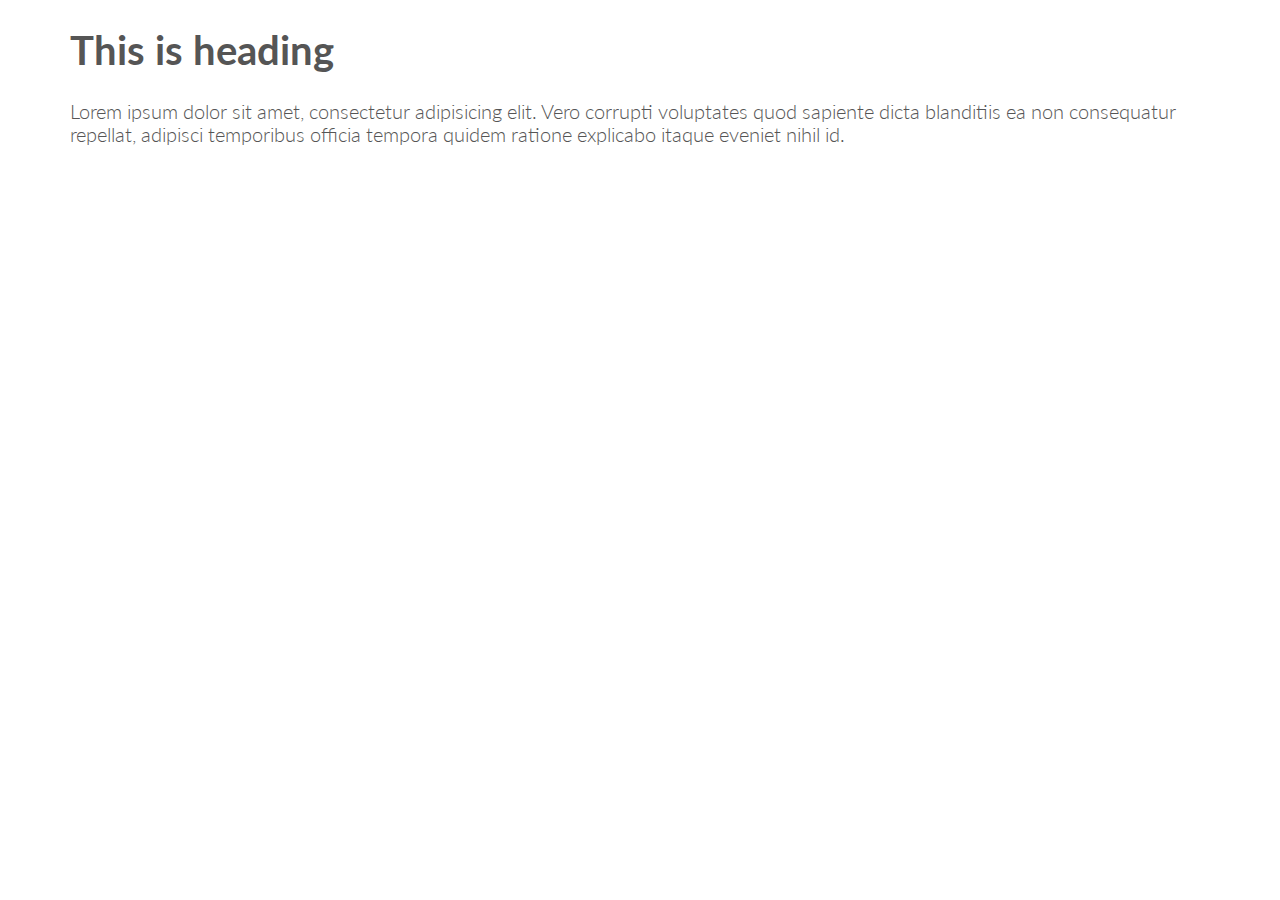
<file: ominifood_branch1/index.html>
<!DOCTYPE html>
<html lang="en">
  <head>
    <meta charset="UTF-8" />
    <meta http-equiv="X-UA-Compatible" content="IE=edge" />
    <meta name="viewport" content="width=device-width, initial-scale=1.0" />
    <title>Omnifood-App</title>
    <link rel="stylesheet" href="vendors/css/normalize.css" />
    <link rel="stylesheet" href="vendors/css/grid.css" />
    <link rel="stylesheet" href="resources/css/style.css" />
    <link rel="preconnect" href="https://fonts.gstatic.com" crossorigin />
    <link
      href="https://fonts.googleapis.com/css2?family=Lato:ital,wght@0,100;0,300;0,400;1,300&display=swap"
      rel="stylesheet"
    />
  </head>

  <body>
    <div class="row">
      <h1>This is heading</h1>
      <p>
        Lorem ipsum dolor sit amet, consectetur adipisicing elit. Vero corrupti
        voluptates quod sapiente dicta blanditiis ea non consequatur repellat,
        adipisci temporibus officia tempora quidem ratione explicabo itaque
        eveniet nihil id.
      </p>
    </div>
  </body>
</html>
</file>
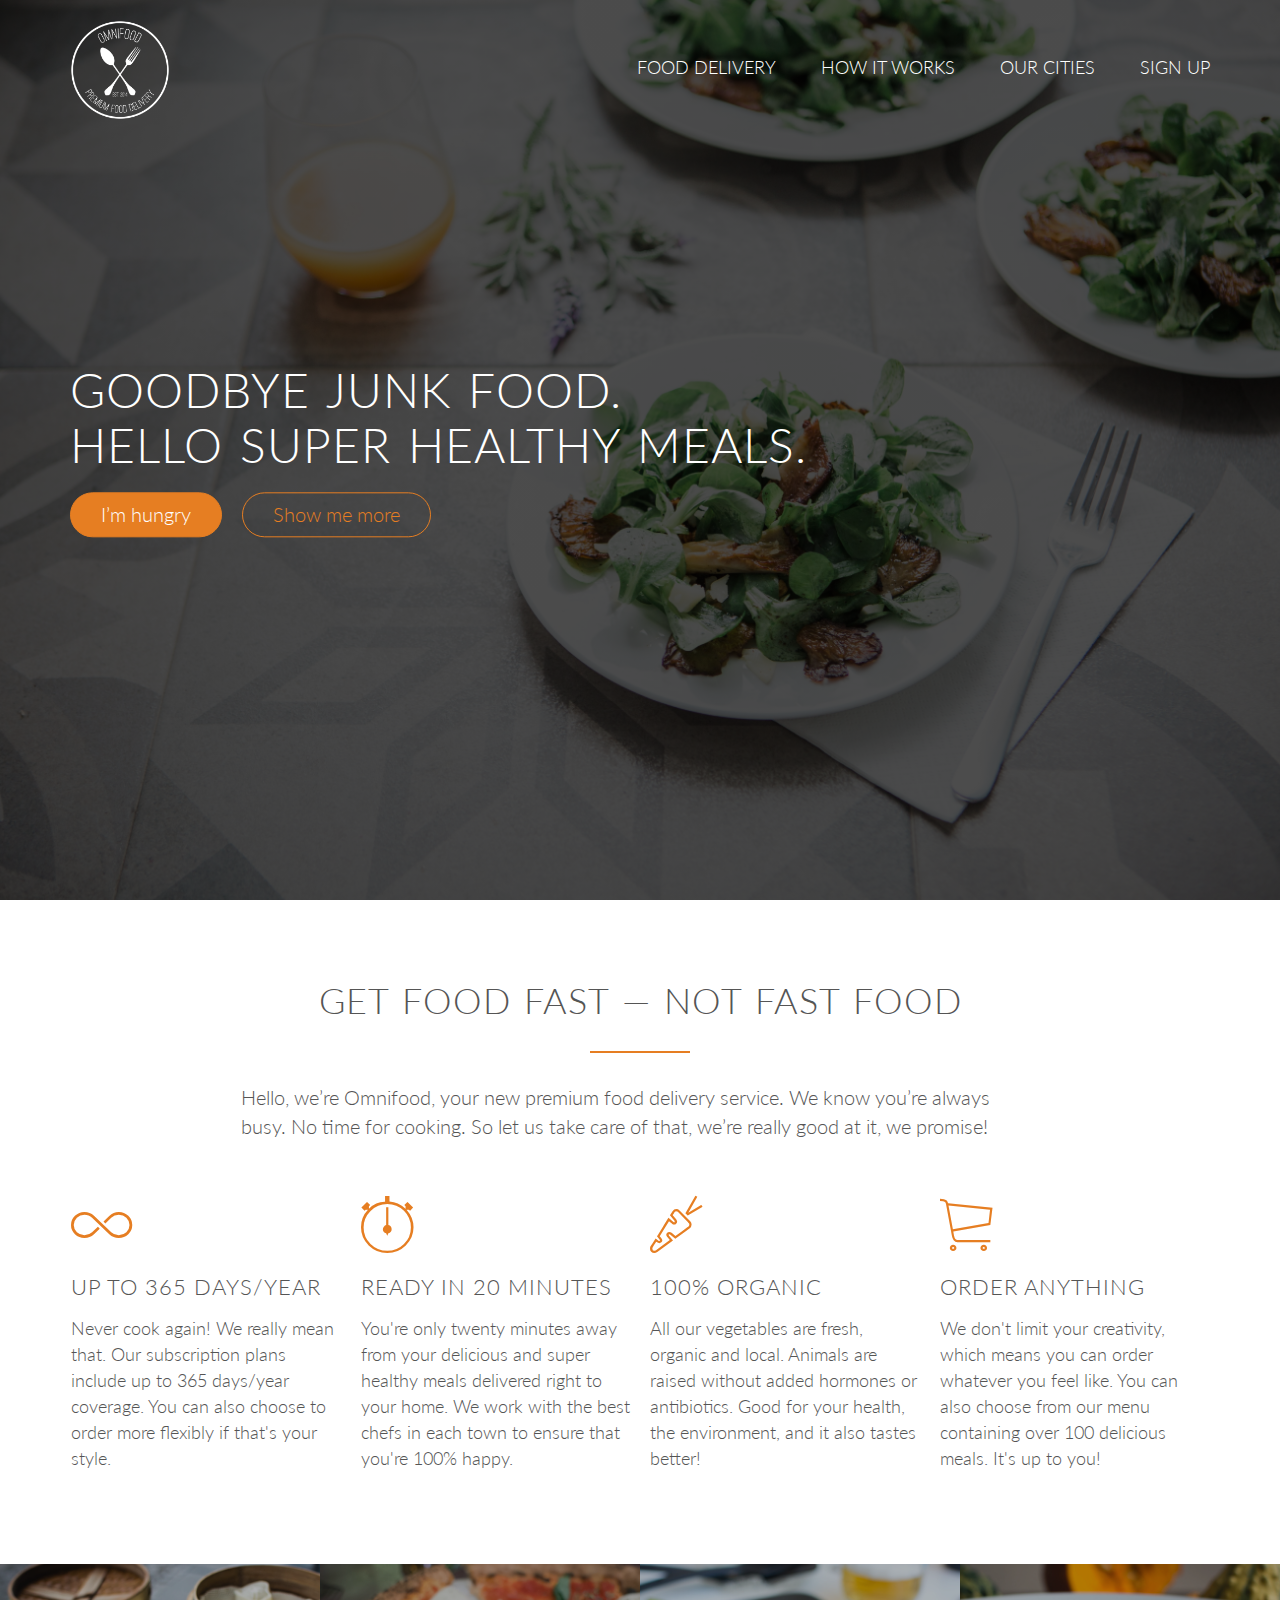
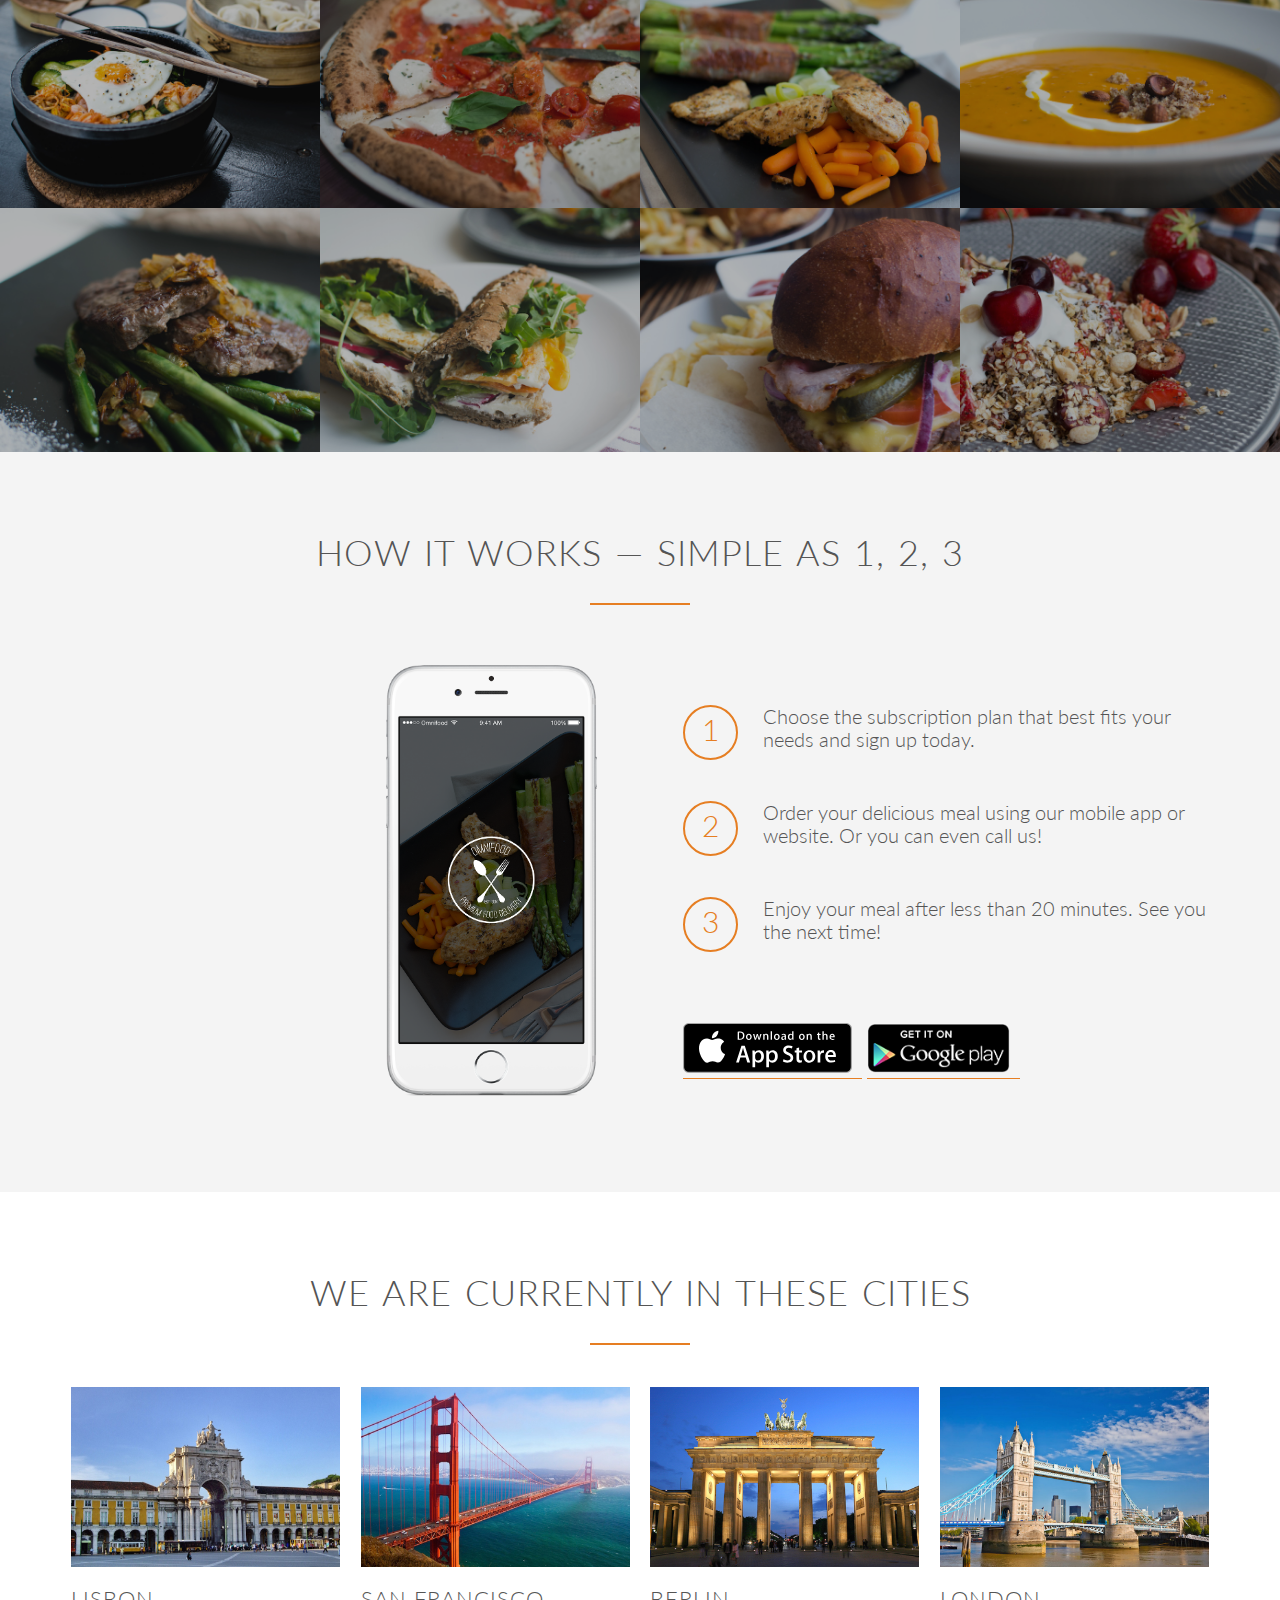
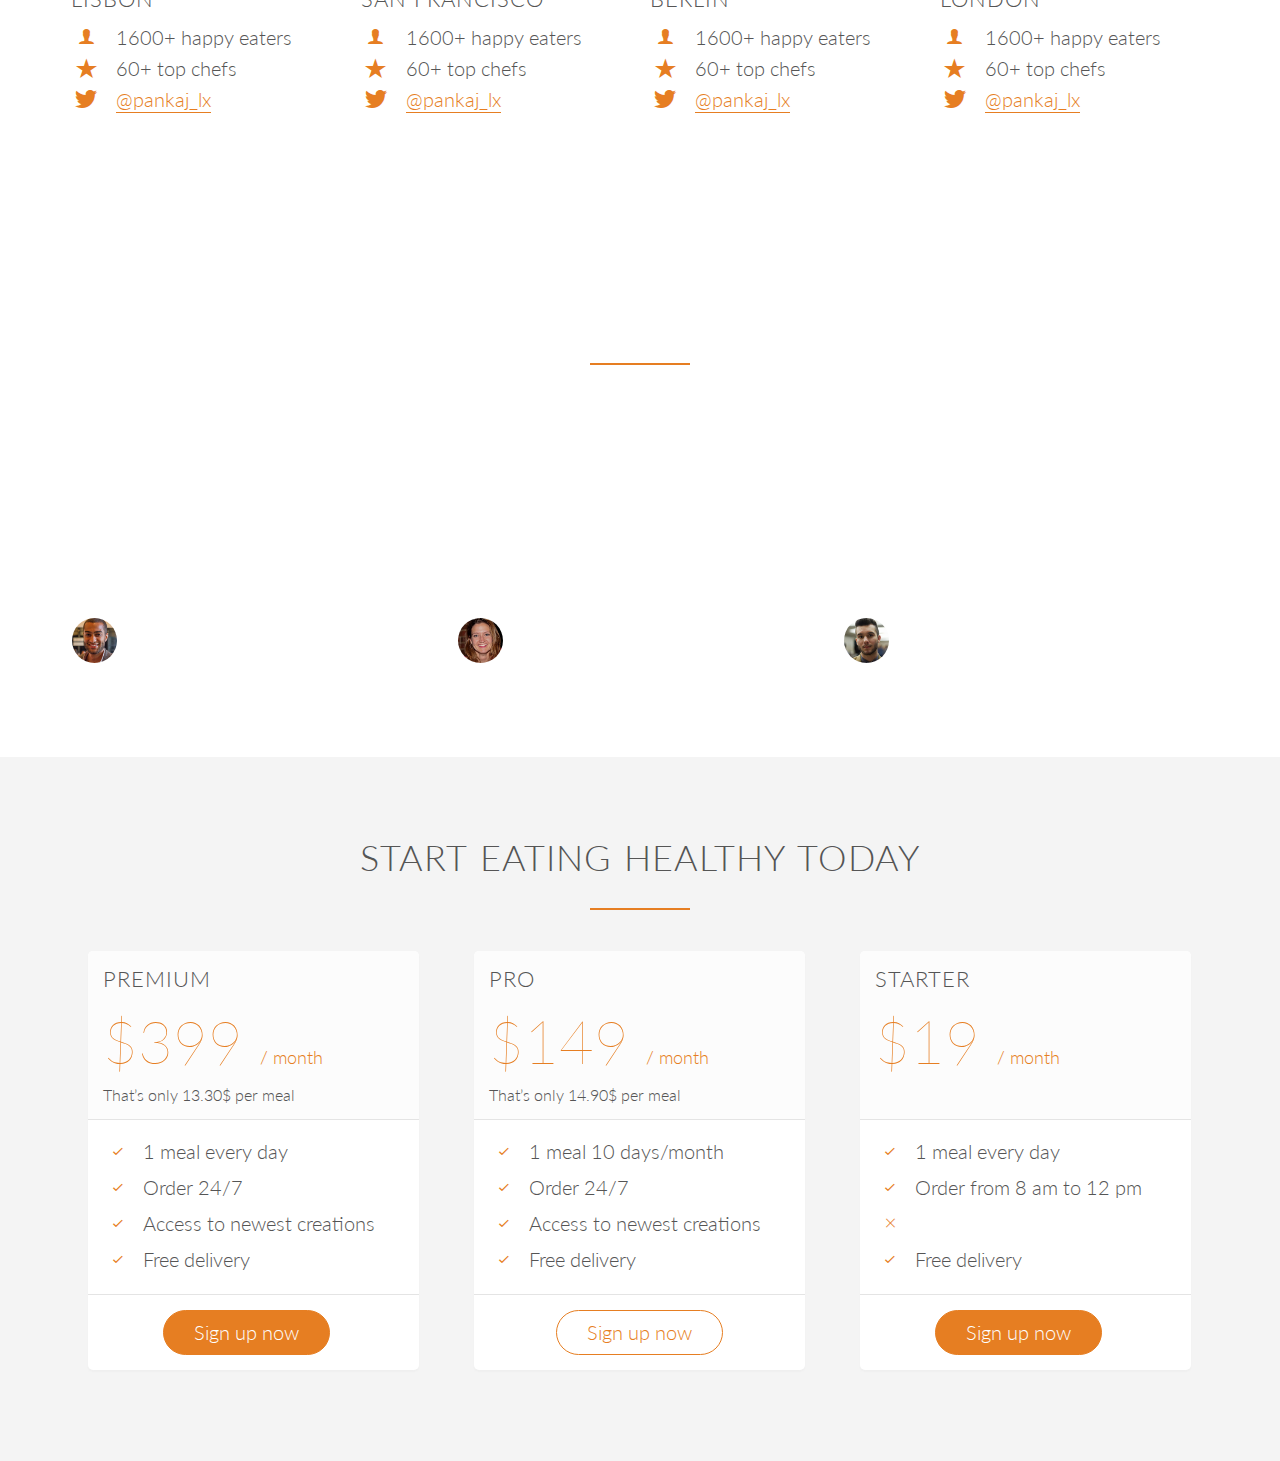
<file: ominifood_branch10/index.html>
<!DOCTYPE html>
<html lang="en">
  <head>
    <meta charset="UTF-8" />
    <meta http-equiv="X-UA-Compatible" content="IE=edge" />
    <meta name="viewport" content="width=device-width, initial-scale=1.0" />
    <title>Omnifood-App</title>
    <link rel="stylesheet" href="vendors/css/normalize.css" />
    <link rel="stylesheet" href="vendors/css/grid.css" />
    <link rel="stylesheet" href="vendors/css/ionicons.min.css" />
    <link rel="stylesheet" href="resources/css/style.css" />
    <link rel="preconnect" href="https://fonts.gstatic.com" crossorigin />
    <link
      href="https://fonts.googleapis.com/css2?family=Lato:ital,wght@0,100;0,300;0,400;1,300&display=swap"
      rel="stylesheet"
    />
  </head>

  <body>
    <!-- HEADER Start -->
    <header>
      <!-- NAVBAR Start-->
      <nav>
        <div class="row">
          <img
            src="resources/img/logo-white.png"
            alt="Omnifood logo"
            class="logo"
          />
          <ul class="main-nav">
            <li><a href="#">Food Delivery</a></li>
            <li><a href="#">How it works</a></li>
            <li><a href="#">Our Cities</a></li>
            <li><a href="#">Sign Up</a></li>
          </ul>
        </div>
      </nav>
      <!-- NAVBAR End-->
      <div class="hero-text-box">
        <h1>Goodbye junk food.<br />Hello super healthy meals.</h1>
        <a href="#" class="btn btn-full">I’m hungry </a>
        <a href="#" class="btn btn-ghost">Show me more </a>
      </div>
    </header>
    <!-- HEADER End -->
    <!-- SECTION-FEATURE Start-->
    <section class="section-features">
      <div class="row">
        <h2>Get food fast &mdash; not fast food</h2>
        <p class="long-copy">
          Hello, we’re Omnifood, your new premium food delivery service. We know
          you’re always busy. No time for cooking. So let us take care of that,
          we’re really good at it, we promise!
        </p>
      </div>
      <div class="row">
        <div class="col span-1-of-4 box">
          <i class="ion-ios-infinite-outline icon-big"></i>
          <h3>Up to 365 days/year</h3>
          <p>
            Never cook again! We really mean that. Our subscription plans
            include up to 365 days/year coverage. You can also choose to order
            more flexibly if that's your style.
          </p>
        </div>
        <div class="col span-1-of-4 box">
          <i class="ion-ios-stopwatch-outline icon-big"></i>
          <h3>Ready in 20 minutes</h3>
          <p>
            You're only twenty minutes away from your delicious and super
            healthy meals delivered right to your home. We work with the best
            chefs in each town to ensure that you're 100% happy.
          </p>
        </div>
        <div class="col span-1-of-4 box">
          <i class="ion-ios-nutrition-outline icon-big"></i>
          <h3>100% organic</h3>
          <p>
            All our vegetables are fresh, organic and local. Animals are raised
            without added hormones or antibiotics. Good for your health, the
            environment, and it also tastes better!
          </p>
        </div>
        <div class="col span-1-of-4 box">
          <i class="ion-ios-cart-outline icon-big"></i>
          <h3>Order anything</h3>
          <p>
            We don't limit your creativity, which means you can order whatever
            you feel like. You can also choose from our menu containing over 100
            delicious meals. It's up to you!
          </p>
        </div>
      </div>
    </section>
    <!-- SECTION-FEATURE End-->

    <!--SECTION MEAL Start-->
    <section class="section-meals">
      <ul class="meals-showcase clearfix">
        <li>
          <figure class="meal-photo">
            <img
              src="resources/img/1.jpg"
              alt="Korean bibimbap with egg and vegetables"
            />
          </figure>
        </li>
        <li>
          <figure class="meal-photo">
            <img
              src="resources/img/2.jpg"
              alt="Simple italian pizza with cherry tomatoes"
            />
          </figure>
        </li>
        <li>
          <figure class="meal-photo">
            <img
              src="resources/img/3.jpg"
              alt="Chicken breast steak with vegetables "
            />
          </figure>
        </li>
        <li>
          <figure class="meal-photo">
            <img src="resources/img/4.jpg" alt="Autumn pumpkin soup" />
          </figure>
        </li>
      </ul>
      <ul class="meals-showcase clearfix">
        <li>
          <figure class="meal-photo">
            <img
              src="resources/img/5.jpg"
              alt="Paleo beef steak with vegetables"
            />
          </figure>
        </li>
        <li>
          <figure class="meal-photo">
            <img
              src="resources/img/6.jpg"
              alt="Healthy baguette with egg and vegetables"
            />
          </figure>
        </li>
        <li>
          <figure class="meal-photo">
            <img
              src="resources/img/7.jpg"
              alt="Burger with cheddar and bacon"
            />
          </figure>
        </li>
        <li>
          <figure class="meal-photo">
            <img
              src="resources/img/8.jpg"
              alt="Granola with cherries and strawberries"
            />
          </figure>
        </li>
      </ul>
    </section>
    <!--SECTION MEAL End-->

    <!--SECTION STEPS Start-->
    <section class="section-steps">
      <div class="row">
        <h2>HOW IT WORKS &mdash; SIMPLE AS 1, 2, 3</h2>
      </div>
      <div class="row">
        <div class="col span-1-of-2 step-box">
          <img
            src="resources/img/app-iPhone.png"
            alt="Omnifood app on iphone"
            class="app-screen"
          />
        </div>
        <div class="col span-1-of-2 step-box">
          <div class="work-steps">
            <div>1</div>
            <p>
              Choose the subscription plan that best fits your needs and sign up
              today.
            </p>
          </div>
          <div class="work-steps">
            <div>2</div>
            <p>
              Order your delicious meal using our mobile app or website. Or you
              can even call us!
            </p>
          </div>
          <div class="work-steps">
            <div>3</div>
            <p>
              Enjoy your meal after less than 20 minutes. See you the next time!
            </p>
          </div>
          <a href="#" class="btn-app"
            ><img src="resources/img/download-app.svg" alt="app store button"
          /></a>
          <a href="#" class="btn-app"
            ><img
              src="resources/img/download-app-android.png"
              alt="app store button"
          /></a>
        </div>
      </div>
    </section>
    <!--SECTION STEPS End-->

    <!--SECTION CITIES Start-->
    <section class="section-cities">
      <div class="row">
        <h2>WE ARE CURRENTLY IN THESE CITIES</h2>
      </div>
      <div class="row">
        <div class="col span-1-of-4 box">
          <img src="resources/img/lisbon-3.jpg" alt="Lisbon City" />
          <h3>Lisbon</h3>
          <div class="city-feature">
            <i class="ion-ios-person icon-small"></i> 1600+ happy eaters
          </div>
          <div class="city-feature">
            <i class="ion-ios-star icon-small"></i> 60+ top chefs
          </div>
          <div class="city-feature">
            <i class="ion-social-twitter icon-small"></i>
            <a href="#">@pankaj_lx</a>
          </div>
        </div>
        <div class="col span-1-of-4 box">
          <img src="resources/img/san-francisco.jpg" alt="San francisco" />
          <h3>San francisco</h3>
          <div class="city-feature">
            <i class="ion-ios-person icon-small"></i> 1600+ happy eaters
          </div>
          <div class="city-feature">
            <i class="ion-ios-star icon-small"></i> 60+ top chefs
          </div>
          <div class="city-feature">
            <i class="ion-social-twitter icon-small"></i>
            <a href="#">@pankaj_lx</a>
          </div>
        </div>
        <div class="col span-1-of-4 box">
          <img src="resources/img/berlin.jpg" alt="Berlin" />
          <h3>Berlin</h3>
          <div class="city-feature">
            <i class="ion-ios-person icon-small"></i> 1600+ happy eaters
          </div>
          <div class="city-feature">
            <i class="ion-ios-star icon-small"></i> 60+ top chefs
          </div>
          <div class="city-feature">
            <i class="ion-social-twitter icon-small"></i>
            <a href="#">@pankaj_lx</a>
          </div>
        </div>
        <div class="col span-1-of-4 box">
          <img src="resources/img/london.jpg" alt="London" />
          <h3>London</h3>
          <div class="city-feature">
            <i class="ion-ios-person icon-small"></i> 1600+ happy eaters
          </div>
          <div class="city-feature">
            <i class="ion-ios-star icon-small"></i> 60+ top chefs
          </div>
          <div class="city-feature">
            <i class="ion-social-twitter icon-small"></i>
            <a href="#">@pankaj_lx</a>
          </div>
        </div>
      </div>
    </section>
    <!--SECTION CITIES End-->

    <!--SECTION Testimonial Start-->
    <section class="section-testimonial">
      <div class="row">
        <h2>Our Customer's can't live without us</h2>
      </div>
      <div class="row">
        <div class="col span-1-of-3">
          <blockquote>
            Omnifood is just awesome! I just launched a startup which leaves me
            with no time for cooking, so Omnifood is a life-saver. Now that I
            got used to it, I couldn't live without my daily meals!
            <cite
              ><img
                src="resources/img/customer-1.jpg"
                alt="Customer 1"
              />Alberto Duncan</cite
            >
          </blockquote>
        </div>
        <div class="col span-1-of-3">
          <blockquote>
            Inexpensive, healthy and great-tasting meals, delivered right to my
            home. We have lots of food delivery here in Lisbon, but no one comes
            even close to Omifood. Me and my family are so in love!
            <cite
              ><img src="resources/img/customer-2.jpg" alt="Customer 2" />Joana
              Silva</cite
            >
          </blockquote>
        </div>
        <div class="col span-1-of-3">
          <blockquote>
            I was looking for a quick and easy food delivery service in San
            Franciso. I tried a lot of them and ended up with Omnifood. Best
            food delivery service in the Bay Area. Keep up the great work!
            <cite
              ><img src="resources/img/customer-3.jpg" alt="Customer 3" />Milton
              Chapman</cite
            >
          </blockquote>
        </div>
      </div>
    </section>
    <!--SECTION Testimonial End-->

    <!--SECTION Plan Start-->
    <section class="section-plan">
      <div class="row">
        <h2>Start eating healthy today</h2>
      </div>
      <div class="row">
        <div class="col span-1-of-3">
          <div class="plan-box">
            <div>
              <h3>Premium</h3>
              <p class="plan-price">$399 <span>/ month</span></p>
              <p class="plan-price-meal">That’s only 13.30$ per meal</p>
            </div>
            <div>
              <ul>
                <li>
                  <i class="ion-ios-checkmark-empty icon-small"></i>1 meal every
                  day
                </li>
                <li>
                  <i class="ion-ios-checkmark-empty icon-small"></i>Order 24/7
                </li>
                <li>
                  <i class="ion-ios-checkmark-empty icon-small"></i>Access to
                  newest creations
                </li>
                <li>
                  <i class="ion-ios-checkmark-empty icon-small"></i>Free
                  delivery
                </li>
              </ul>
            </div>
            <div>
              <a href="#" class="btn btn-full">Sign up now</a>
            </div>
          </div>
        </div>
        <div class="col span-1-of-3">
          <div class="plan-box">
            <div>
              <h3>Pro</h3>
              <p class="plan-price">$149 <span>/ month</span></p>
              <p class="plan-price-meal">That’s only 14.90$ per meal</p>
            </div>
            <div>
              <ul>
                <li>
                  <i class="ion-ios-checkmark-empty icon-small"></i>1 meal 10
                  days/month
                </li>
                <li>
                  <i class="ion-ios-checkmark-empty icon-small"></i>Order 24/7
                </li>
                <li>
                  <i class="ion-ios-checkmark-empty icon-small"></i>Access to
                  newest creations
                </li>
                <li>
                  <i class="ion-ios-checkmark-empty icon-small"></i>Free
                  delivery
                </li>
              </ul>
            </div>
            <div>
              <a href="#" class="btn btn-ghost">Sign up now</a>
            </div>
          </div>
        </div>
        <div class="col span-1-of-3">
          <div class="plan-box">
            <div>
              <h3>Starter</h3>
              <p class="plan-price">$19 <span>/ month</span></p>
              <p class="plan-price-meal">&nbsp;</p>
            </div>
            <div>
              <ul>
                <li>
                  <i class="ion-ios-checkmark-empty icon-small"></i>1 meal every
                  day
                </li>
                <li>
                  <i class="ion-ios-checkmark-empty icon-small"></i>Order from 8
                  am to 12 pm
                </li>
                <li>
                  <i class="ion-ios-close-empty icon-small"></i>
                </li>
                <li>
                  <i class="ion-ios-checkmark-empty icon-small"></i>Free
                  delivery
                </li>
              </ul>
            </div>
            <div>
              <a href="#" class="btn btn-full">Sign up now</a>
            </div>
          </div>
        </div>
      </div>
    </section>
    <!--SECTION Plan End-->
  </body>
</html>
</file>
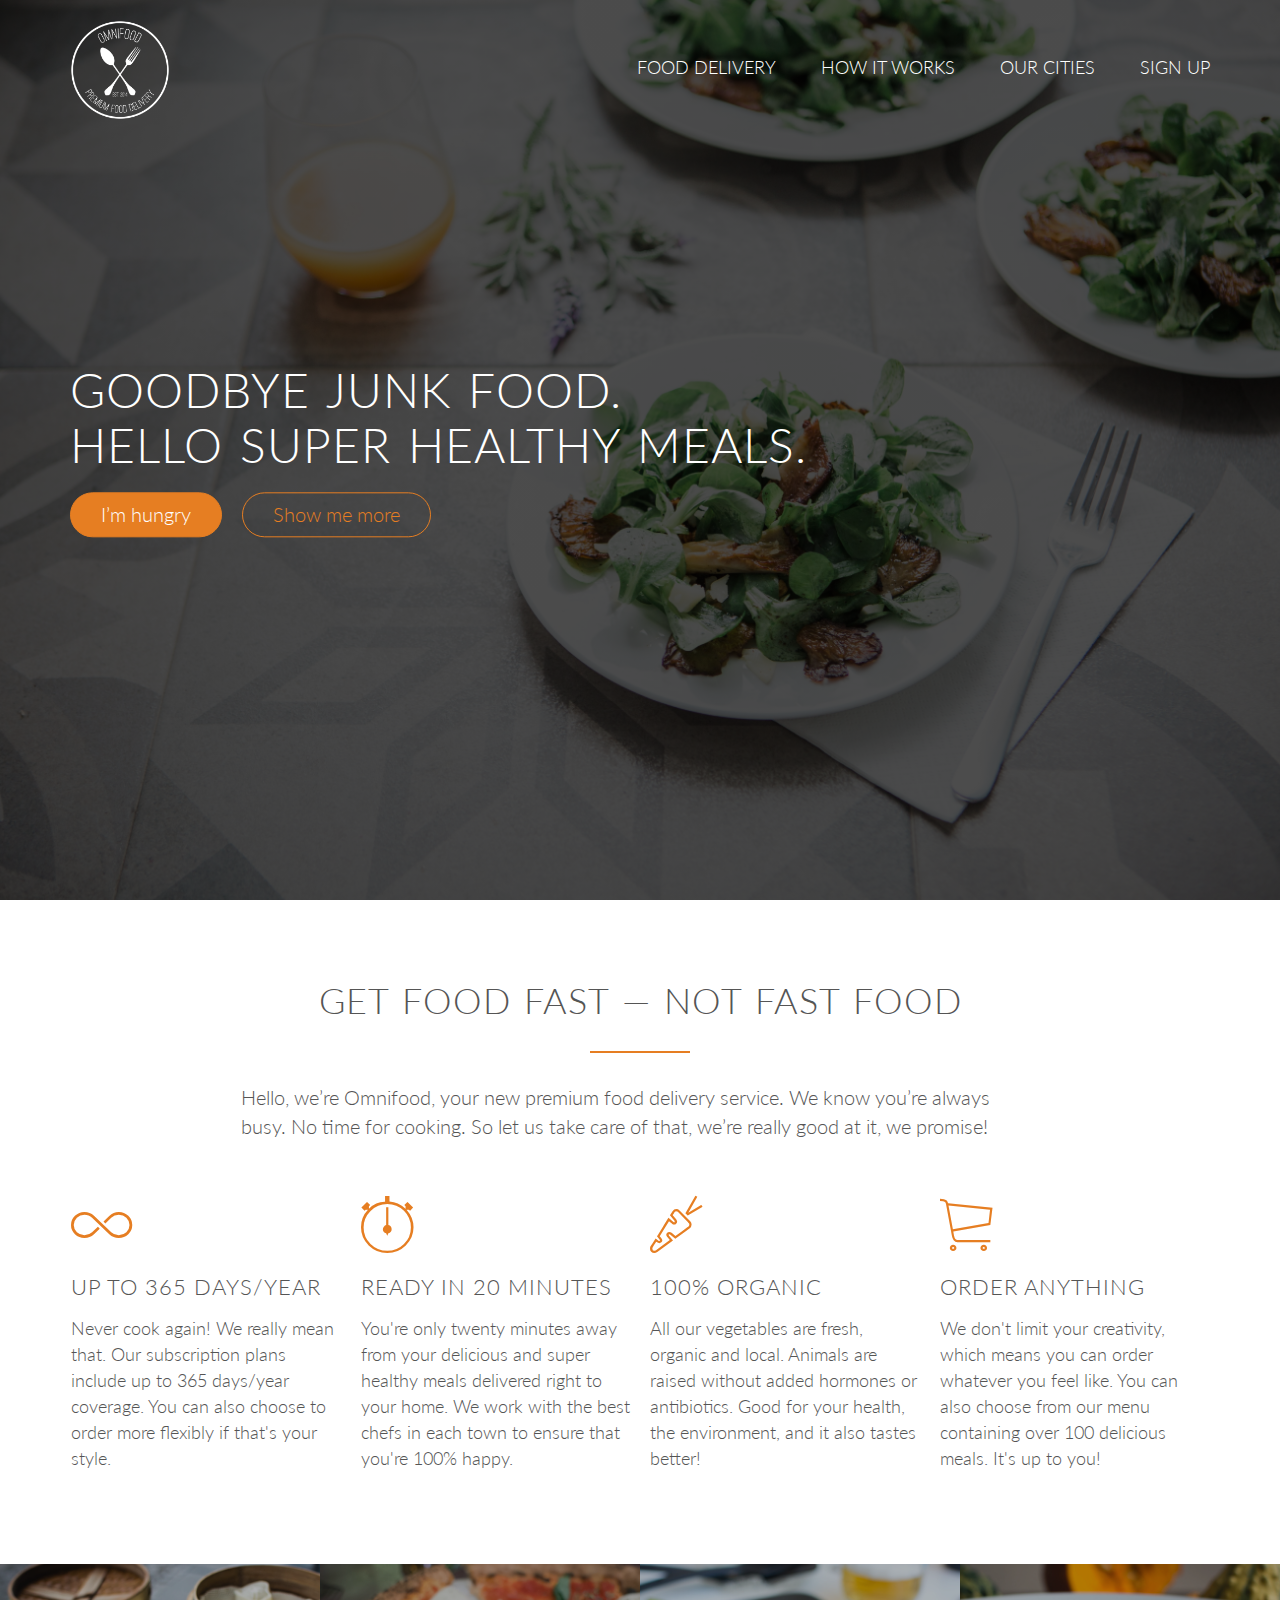
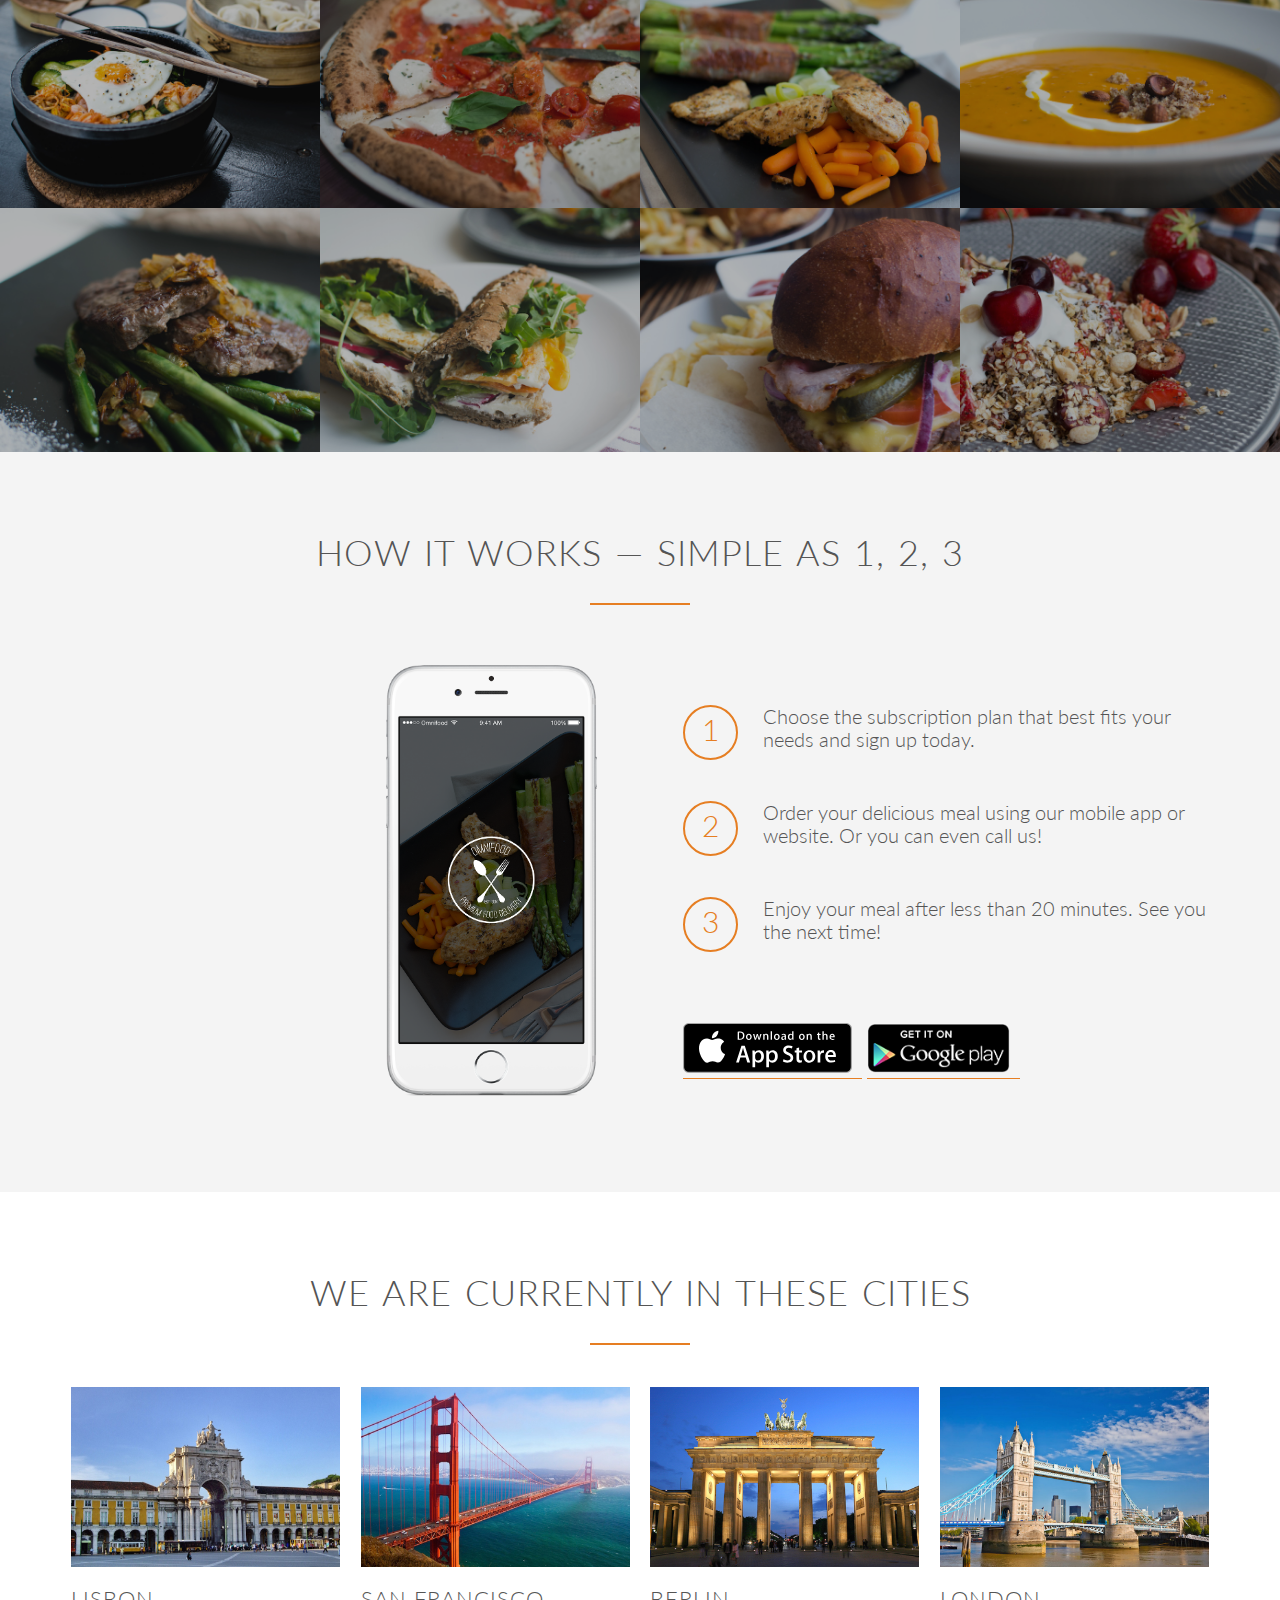
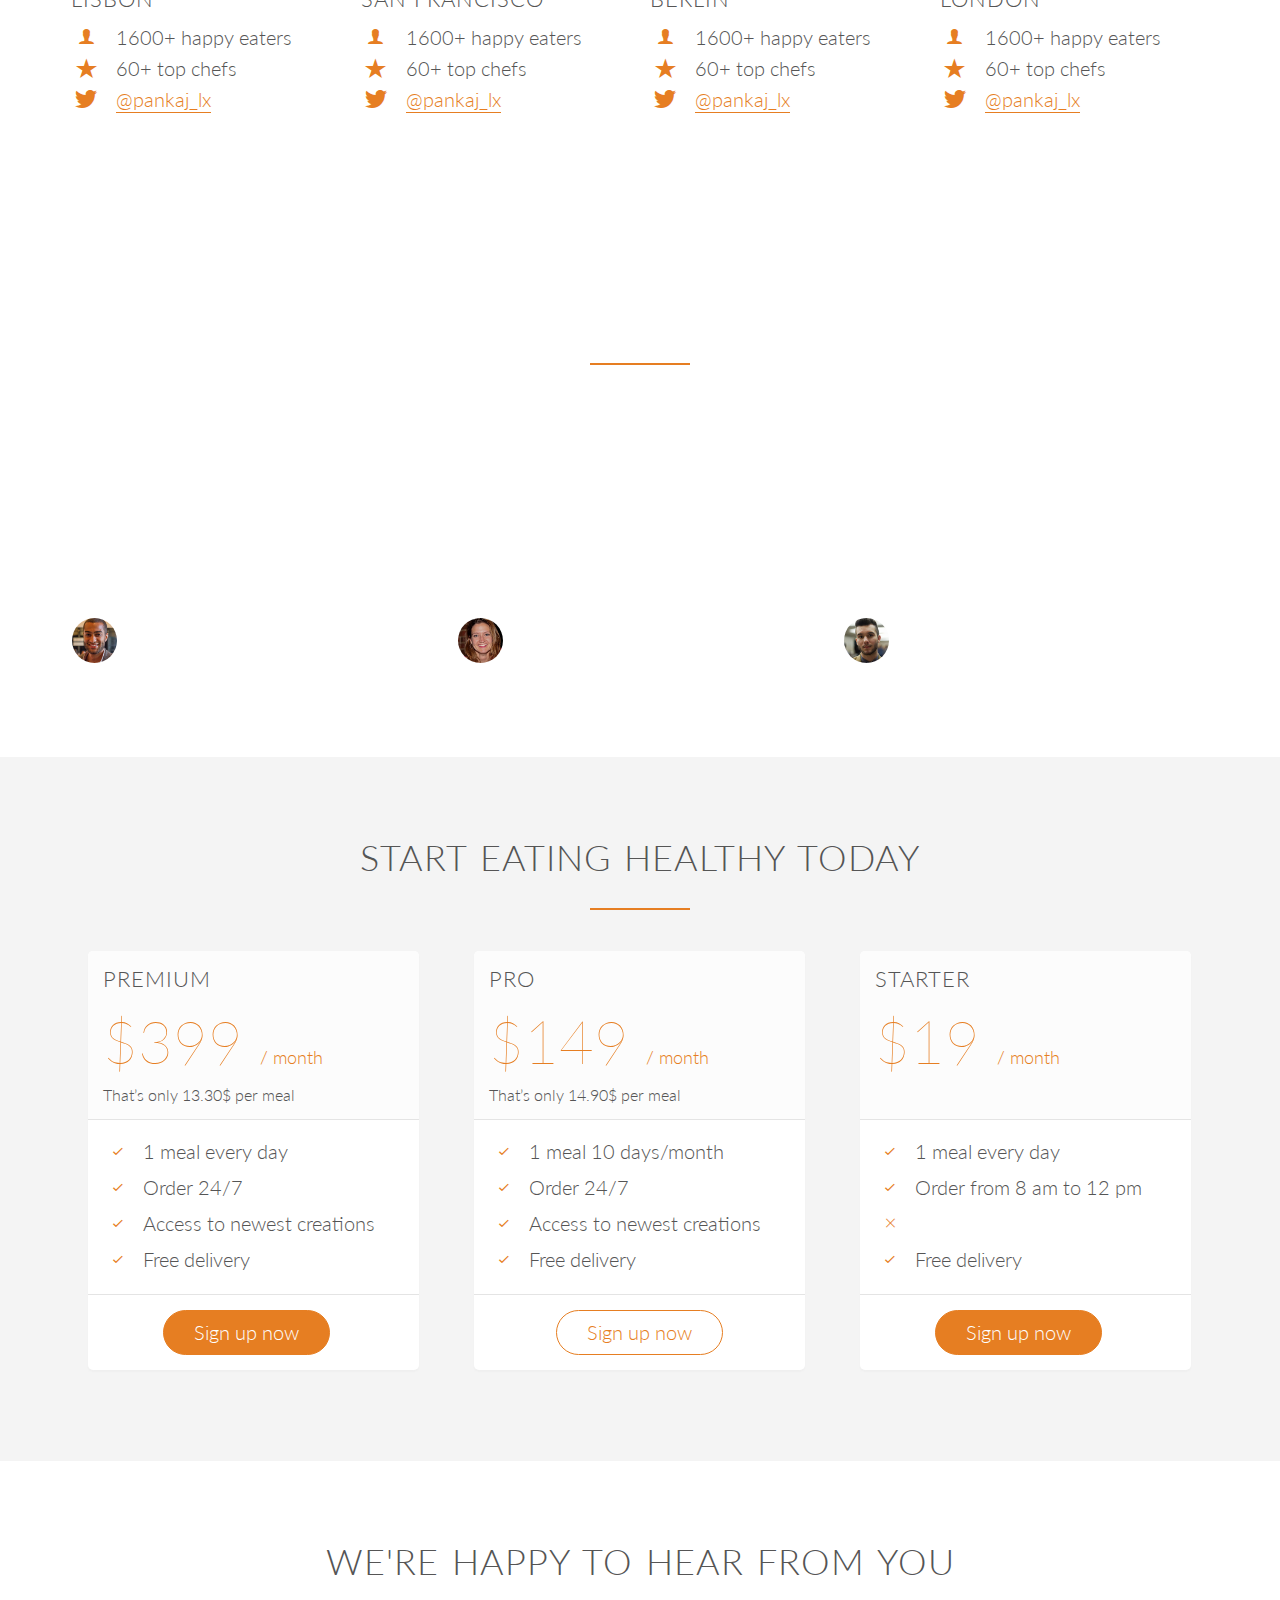
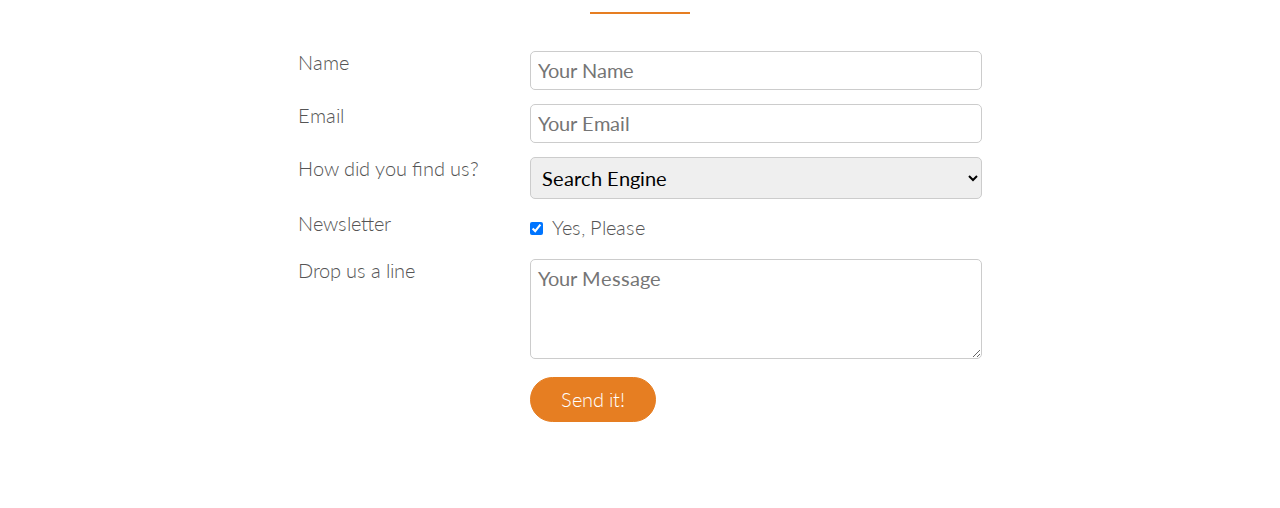
<file: ominifood_branch11/index.html>
<!DOCTYPE html>
<html lang="en">
  <head>
    <meta charset="UTF-8" />
    <meta http-equiv="X-UA-Compatible" content="IE=edge" />
    <meta name="viewport" content="width=device-width, initial-scale=1.0" />
    <title>Omnifood-App</title>
    <link rel="stylesheet" href="vendors/css/normalize.css" />
    <link rel="stylesheet" href="vendors/css/grid.css" />
    <link rel="stylesheet" href="vendors/css/ionicons.min.css" />
    <link rel="stylesheet" href="resources/css/style.css" />
    <link rel="preconnect" href="https://fonts.gstatic.com" crossorigin />
    <link
      href="https://fonts.googleapis.com/css2?family=Lato:ital,wght@0,100;0,300;0,400;1,300&display=swap"
      rel="stylesheet"
    />
  </head>

  <body>
    <!-- HEADER Start -->
    <header>
      <!-- NAVBAR Start-->
      <nav>
        <div class="row">
          <img
            src="resources/img/logo-white.png"
            alt="Omnifood logo"
            class="logo"
          />
          <ul class="main-nav">
            <li><a href="#">Food Delivery</a></li>
            <li><a href="#">How it works</a></li>
            <li><a href="#">Our Cities</a></li>
            <li><a href="#">Sign Up</a></li>
          </ul>
        </div>
      </nav>
      <!-- NAVBAR End-->
      <div class="hero-text-box">
        <h1>Goodbye junk food.<br />Hello super healthy meals.</h1>
        <a href="#" class="btn btn-full">I’m hungry </a>
        <a href="#" class="btn btn-ghost">Show me more </a>
      </div>
    </header>
    <!-- HEADER End -->
    <!-- SECTION-FEATURE Start-->
    <section class="section-features">
      <div class="row">
        <h2>Get food fast &mdash; not fast food</h2>
        <p class="long-copy">
          Hello, we’re Omnifood, your new premium food delivery service. We know
          you’re always busy. No time for cooking. So let us take care of that,
          we’re really good at it, we promise!
        </p>
      </div>
      <div class="row">
        <div class="col span-1-of-4 box">
          <i class="ion-ios-infinite-outline icon-big"></i>
          <h3>Up to 365 days/year</h3>
          <p>
            Never cook again! We really mean that. Our subscription plans
            include up to 365 days/year coverage. You can also choose to order
            more flexibly if that's your style.
          </p>
        </div>
        <div class="col span-1-of-4 box">
          <i class="ion-ios-stopwatch-outline icon-big"></i>
          <h3>Ready in 20 minutes</h3>
          <p>
            You're only twenty minutes away from your delicious and super
            healthy meals delivered right to your home. We work with the best
            chefs in each town to ensure that you're 100% happy.
          </p>
        </div>
        <div class="col span-1-of-4 box">
          <i class="ion-ios-nutrition-outline icon-big"></i>
          <h3>100% organic</h3>
          <p>
            All our vegetables are fresh, organic and local. Animals are raised
            without added hormones or antibiotics. Good for your health, the
            environment, and it also tastes better!
          </p>
        </div>
        <div class="col span-1-of-4 box">
          <i class="ion-ios-cart-outline icon-big"></i>
          <h3>Order anything</h3>
          <p>
            We don't limit your creativity, which means you can order whatever
            you feel like. You can also choose from our menu containing over 100
            delicious meals. It's up to you!
          </p>
        </div>
      </div>
    </section>
    <!-- SECTION-FEATURE End-->

    <!--SECTION MEAL Start-->
    <section class="section-meals">
      <ul class="meals-showcase clearfix">
        <li>
          <figure class="meal-photo">
            <img
              src="resources/img/1.jpg"
              alt="Korean bibimbap with egg and vegetables"
            />
          </figure>
        </li>
        <li>
          <figure class="meal-photo">
            <img
              src="resources/img/2.jpg"
              alt="Simple italian pizza with cherry tomatoes"
            />
          </figure>
        </li>
        <li>
          <figure class="meal-photo">
            <img
              src="resources/img/3.jpg"
              alt="Chicken breast steak with vegetables "
            />
          </figure>
        </li>
        <li>
          <figure class="meal-photo">
            <img src="resources/img/4.jpg" alt="Autumn pumpkin soup" />
          </figure>
        </li>
      </ul>
      <ul class="meals-showcase clearfix">
        <li>
          <figure class="meal-photo">
            <img
              src="resources/img/5.jpg"
              alt="Paleo beef steak with vegetables"
            />
          </figure>
        </li>
        <li>
          <figure class="meal-photo">
            <img
              src="resources/img/6.jpg"
              alt="Healthy baguette with egg and vegetables"
            />
          </figure>
        </li>
        <li>
          <figure class="meal-photo">
            <img
              src="resources/img/7.jpg"
              alt="Burger with cheddar and bacon"
            />
          </figure>
        </li>
        <li>
          <figure class="meal-photo">
            <img
              src="resources/img/8.jpg"
              alt="Granola with cherries and strawberries"
            />
          </figure>
        </li>
      </ul>
    </section>
    <!--SECTION MEAL End-->

    <!--SECTION STEPS Start-->
    <section class="section-steps">
      <div class="row">
        <h2>HOW IT WORKS &mdash; SIMPLE AS 1, 2, 3</h2>
      </div>
      <div class="row">
        <div class="col span-1-of-2 step-box">
          <img
            src="resources/img/app-iPhone.png"
            alt="Omnifood app on iphone"
            class="app-screen"
          />
        </div>
        <div class="col span-1-of-2 step-box">
          <div class="work-steps">
            <div>1</div>
            <p>
              Choose the subscription plan that best fits your needs and sign up
              today.
            </p>
          </div>
          <div class="work-steps">
            <div>2</div>
            <p>
              Order your delicious meal using our mobile app or website. Or you
              can even call us!
            </p>
          </div>
          <div class="work-steps">
            <div>3</div>
            <p>
              Enjoy your meal after less than 20 minutes. See you the next time!
            </p>
          </div>
          <a href="#" class="btn-app"
            ><img src="resources/img/download-app.svg" alt="app store button"
          /></a>
          <a href="#" class="btn-app"
            ><img
              src="resources/img/download-app-android.png"
              alt="app store button"
          /></a>
        </div>
      </div>
    </section>
    <!--SECTION STEPS End-->

    <!--SECTION CITIES Start-->
    <section class="section-cities">
      <div class="row">
        <h2>WE ARE CURRENTLY IN THESE CITIES</h2>
      </div>
      <div class="row">
        <div class="col span-1-of-4 box">
          <img src="resources/img/lisbon-3.jpg" alt="Lisbon City" />
          <h3>Lisbon</h3>
          <div class="city-feature">
            <i class="ion-ios-person icon-small"></i> 1600+ happy eaters
          </div>
          <div class="city-feature">
            <i class="ion-ios-star icon-small"></i> 60+ top chefs
          </div>
          <div class="city-feature">
            <i class="ion-social-twitter icon-small"></i>
            <a href="#">@pankaj_lx</a>
          </div>
        </div>
        <div class="col span-1-of-4 box">
          <img src="resources/img/san-francisco.jpg" alt="San francisco" />
          <h3>San francisco</h3>
          <div class="city-feature">
            <i class="ion-ios-person icon-small"></i> 1600+ happy eaters
          </div>
          <div class="city-feature">
            <i class="ion-ios-star icon-small"></i> 60+ top chefs
          </div>
          <div class="city-feature">
            <i class="ion-social-twitter icon-small"></i>
            <a href="#">@pankaj_lx</a>
          </div>
        </div>
        <div class="col span-1-of-4 box">
          <img src="resources/img/berlin.jpg" alt="Berlin" />
          <h3>Berlin</h3>
          <div class="city-feature">
            <i class="ion-ios-person icon-small"></i> 1600+ happy eaters
          </div>
          <div class="city-feature">
            <i class="ion-ios-star icon-small"></i> 60+ top chefs
          </div>
          <div class="city-feature">
            <i class="ion-social-twitter icon-small"></i>
            <a href="#">@pankaj_lx</a>
          </div>
        </div>
        <div class="col span-1-of-4 box">
          <img src="resources/img/london.jpg" alt="London" />
          <h3>London</h3>
          <div class="city-feature">
            <i class="ion-ios-person icon-small"></i> 1600+ happy eaters
          </div>
          <div class="city-feature">
            <i class="ion-ios-star icon-small"></i> 60+ top chefs
          </div>
          <div class="city-feature">
            <i class="ion-social-twitter icon-small"></i>
            <a href="#">@pankaj_lx</a>
          </div>
        </div>
      </div>
    </section>
    <!--SECTION CITIES End-->

    <!--SECTION Testimonial Start-->
    <section class="section-testimonial">
      <div class="row">
        <h2>Our Customer's can't live without us</h2>
      </div>
      <div class="row">
        <div class="col span-1-of-3">
          <blockquote>
            Omnifood is just awesome! I just launched a startup which leaves me
            with no time for cooking, so Omnifood is a life-saver. Now that I
            got used to it, I couldn't live without my daily meals!
            <cite
              ><img
                src="resources/img/customer-1.jpg"
                alt="Customer 1"
              />Alberto Duncan</cite
            >
          </blockquote>
        </div>
        <div class="col span-1-of-3">
          <blockquote>
            Inexpensive, healthy and great-tasting meals, delivered right to my
            home. We have lots of food delivery here in Lisbon, but no one comes
            even close to Omifood. Me and my family are so in love!
            <cite
              ><img src="resources/img/customer-2.jpg" alt="Customer 2" />Joana
              Silva</cite
            >
          </blockquote>
        </div>
        <div class="col span-1-of-3">
          <blockquote>
            I was looking for a quick and easy food delivery service in San
            Franciso. I tried a lot of them and ended up with Omnifood. Best
            food delivery service in the Bay Area. Keep up the great work!
            <cite
              ><img src="resources/img/customer-3.jpg" alt="Customer 3" />Milton
              Chapman</cite
            >
          </blockquote>
        </div>
      </div>
    </section>
    <!--SECTION Testimonial End-->

    <!--SECTION Plan Start-->
    <section class="section-plan">
      <div class="row">
        <h2>Start eating healthy today</h2>
      </div>
      <div class="row">
        <div class="col span-1-of-3">
          <div class="plan-box">
            <div>
              <h3>Premium</h3>
              <p class="plan-price">$399 <span>/ month</span></p>
              <p class="plan-price-meal">That’s only 13.30$ per meal</p>
            </div>
            <div>
              <ul>
                <li>
                  <i class="ion-ios-checkmark-empty icon-small"></i>1 meal every
                  day
                </li>
                <li>
                  <i class="ion-ios-checkmark-empty icon-small"></i>Order 24/7
                </li>
                <li>
                  <i class="ion-ios-checkmark-empty icon-small"></i>Access to
                  newest creations
                </li>
                <li>
                  <i class="ion-ios-checkmark-empty icon-small"></i>Free
                  delivery
                </li>
              </ul>
            </div>
            <div>
              <a href="#" class="btn btn-full">Sign up now</a>
            </div>
          </div>
        </div>
        <div class="col span-1-of-3">
          <div class="plan-box">
            <div>
              <h3>Pro</h3>
              <p class="plan-price">$149 <span>/ month</span></p>
              <p class="plan-price-meal">That’s only 14.90$ per meal</p>
            </div>
            <div>
              <ul>
                <li>
                  <i class="ion-ios-checkmark-empty icon-small"></i>1 meal 10
                  days/month
                </li>
                <li>
                  <i class="ion-ios-checkmark-empty icon-small"></i>Order 24/7
                </li>
                <li>
                  <i class="ion-ios-checkmark-empty icon-small"></i>Access to
                  newest creations
                </li>
                <li>
                  <i class="ion-ios-checkmark-empty icon-small"></i>Free
                  delivery
                </li>
              </ul>
            </div>
            <div>
              <a href="#" class="btn btn-ghost">Sign up now</a>
            </div>
          </div>
        </div>
        <div class="col span-1-of-3">
          <div class="plan-box">
            <div>
              <h3>Starter</h3>
              <p class="plan-price">$19 <span>/ month</span></p>
              <p class="plan-price-meal">&nbsp;</p>
            </div>
            <div>
              <ul>
                <li>
                  <i class="ion-ios-checkmark-empty icon-small"></i>1 meal every
                  day
                </li>
                <li>
                  <i class="ion-ios-checkmark-empty icon-small"></i>Order from 8
                  am to 12 pm
                </li>
                <li>
                  <i class="ion-ios-close-empty icon-small"></i>
                </li>
                <li>
                  <i class="ion-ios-checkmark-empty icon-small"></i>Free
                  delivery
                </li>
              </ul>
            </div>
            <div>
              <a href="#" class="btn btn-full">Sign up now</a>
            </div>
          </div>
        </div>
      </div>
    </section>
    <!--SECTION Plan End-->

    <!--SECTION FORM Start-->
    <section class="section-form">
      <div class="row">
        <h2>We're happy to hear from you</h2>
      </div>
      <div class="row">
        <form action="#" method="post" class="contact-form">
          <div class="row">
            <div class="col span-1-of-3">
              <label for="name">Name</label>
            </div>
            <div class="col span-2-of-3">
              <input
                type="text"
                name="name"
                id="name"
                placeholder="Your Name"
                required
              />
            </div>
          </div>
          <div class="row">
            <div class="col span-1-of-3">
              <label for="email">Email</label>
            </div>
            <div class="col span-2-of-3">
              <input
                type="email"
                name="email"
                id="email"
                placeholder="Your Email"
                required
              />
            </div>
          </div>
          <div class="row">
            <div class="col span-1-of-3">
              <label for="find-us">How did you find us?</label>
            </div>
            <div class="col span-2-of-3">
              <select name="find-us" id="find-us">
                <option value="friends">Friends</option>
                <option value="search" selected>Search Engine</option>
                <option value="ad">Advertiesment</option>
                <option value="others">Others</option>
              </select>
            </div>
          </div>
          <div class="row">
            <div class="col span-1-of-3">
              <label for="news">Newsletter</label>
            </div>
            <div class="col span-2-of-3">
              <input type="checkbox" name="news" id="news" checked /> Yes,
              Please
            </div>
          </div>
          <div class="row">
            <div class="col span-1-of-3">
              <label for="message">Drop us a line</label>
            </div>
            <div class="col span-2-of-3">
              <textarea name="message" placeholder="Your Message"></textarea>
            </div>
          </div>
          <div class="row">
            <div class="col span-1-of-3">
              <label for="">&nbsp;</label>
            </div>
            <div class="col span-2-of-3">
              <input type="submit" value="Send it!" />
            </div>
          </div>
        </form>
      </div>
    </section>
    <!--SECTION FORM End-->
  </body>
</html>
</file>
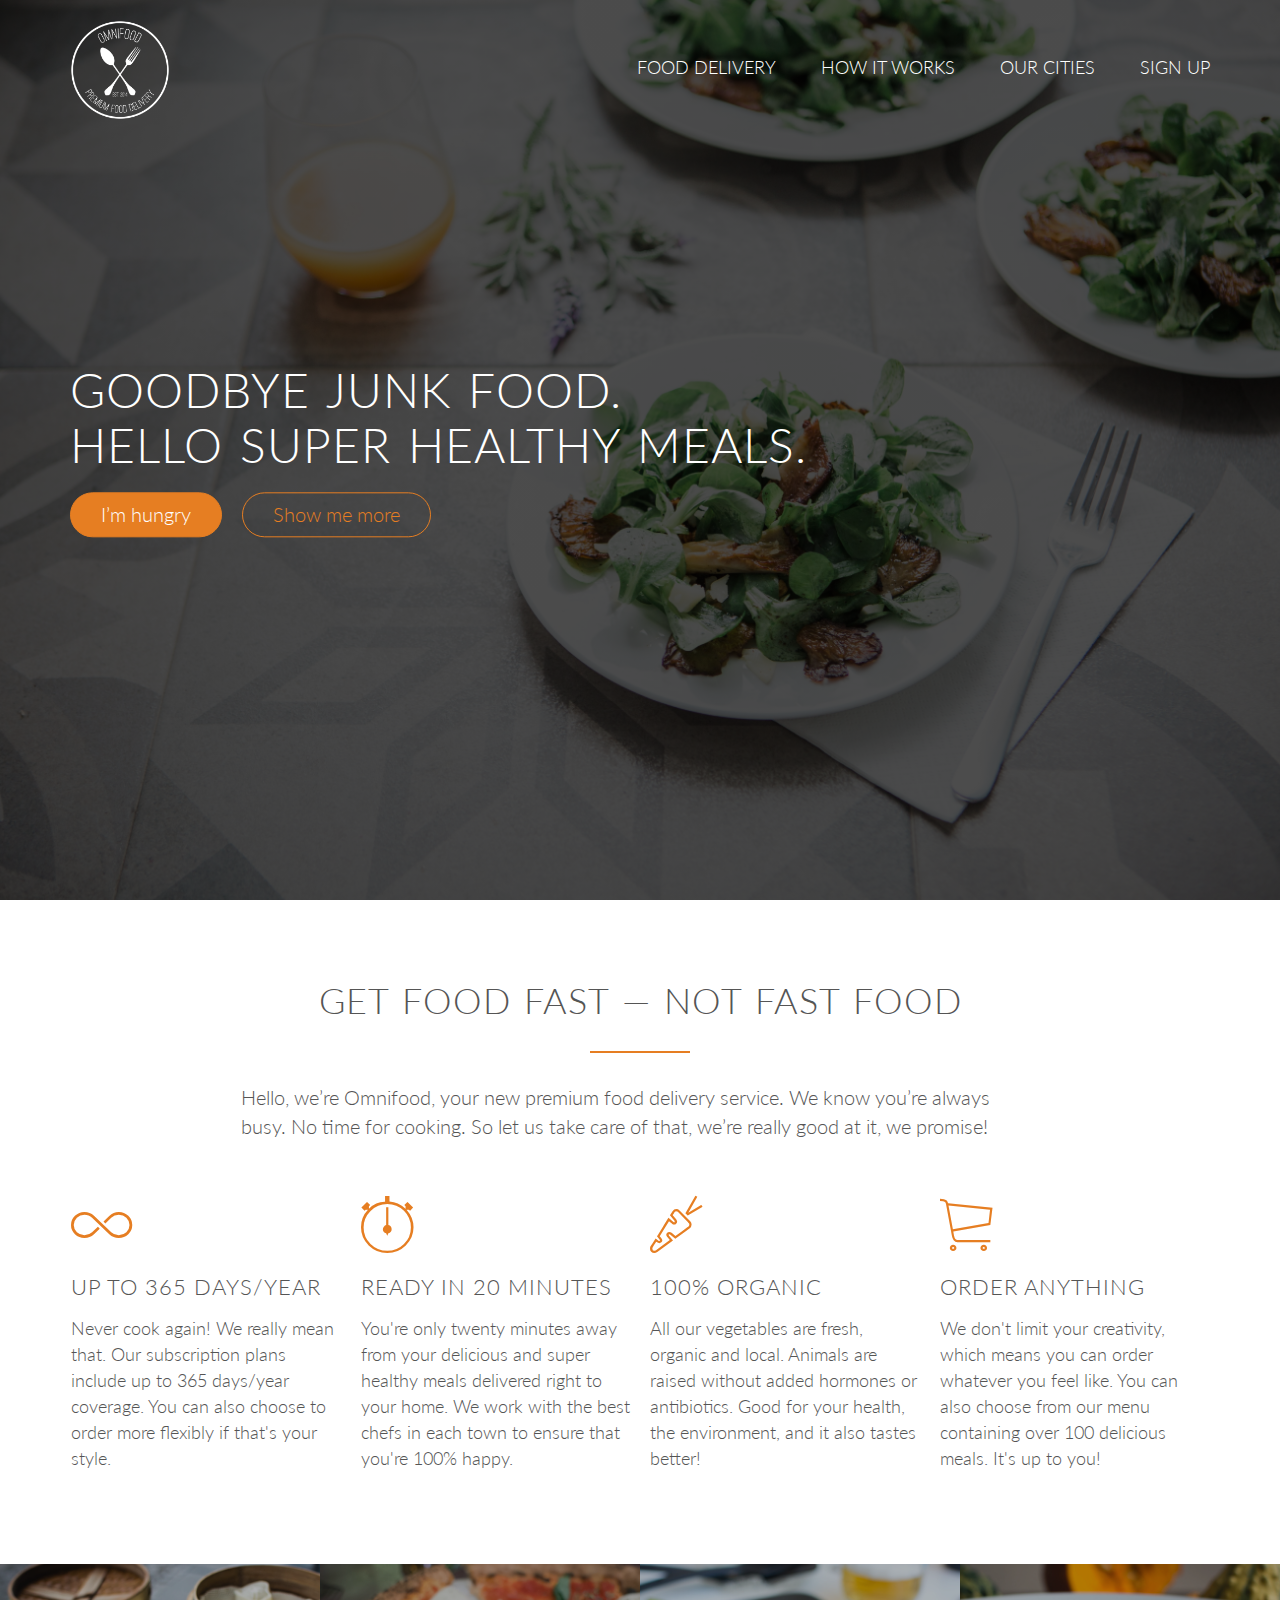
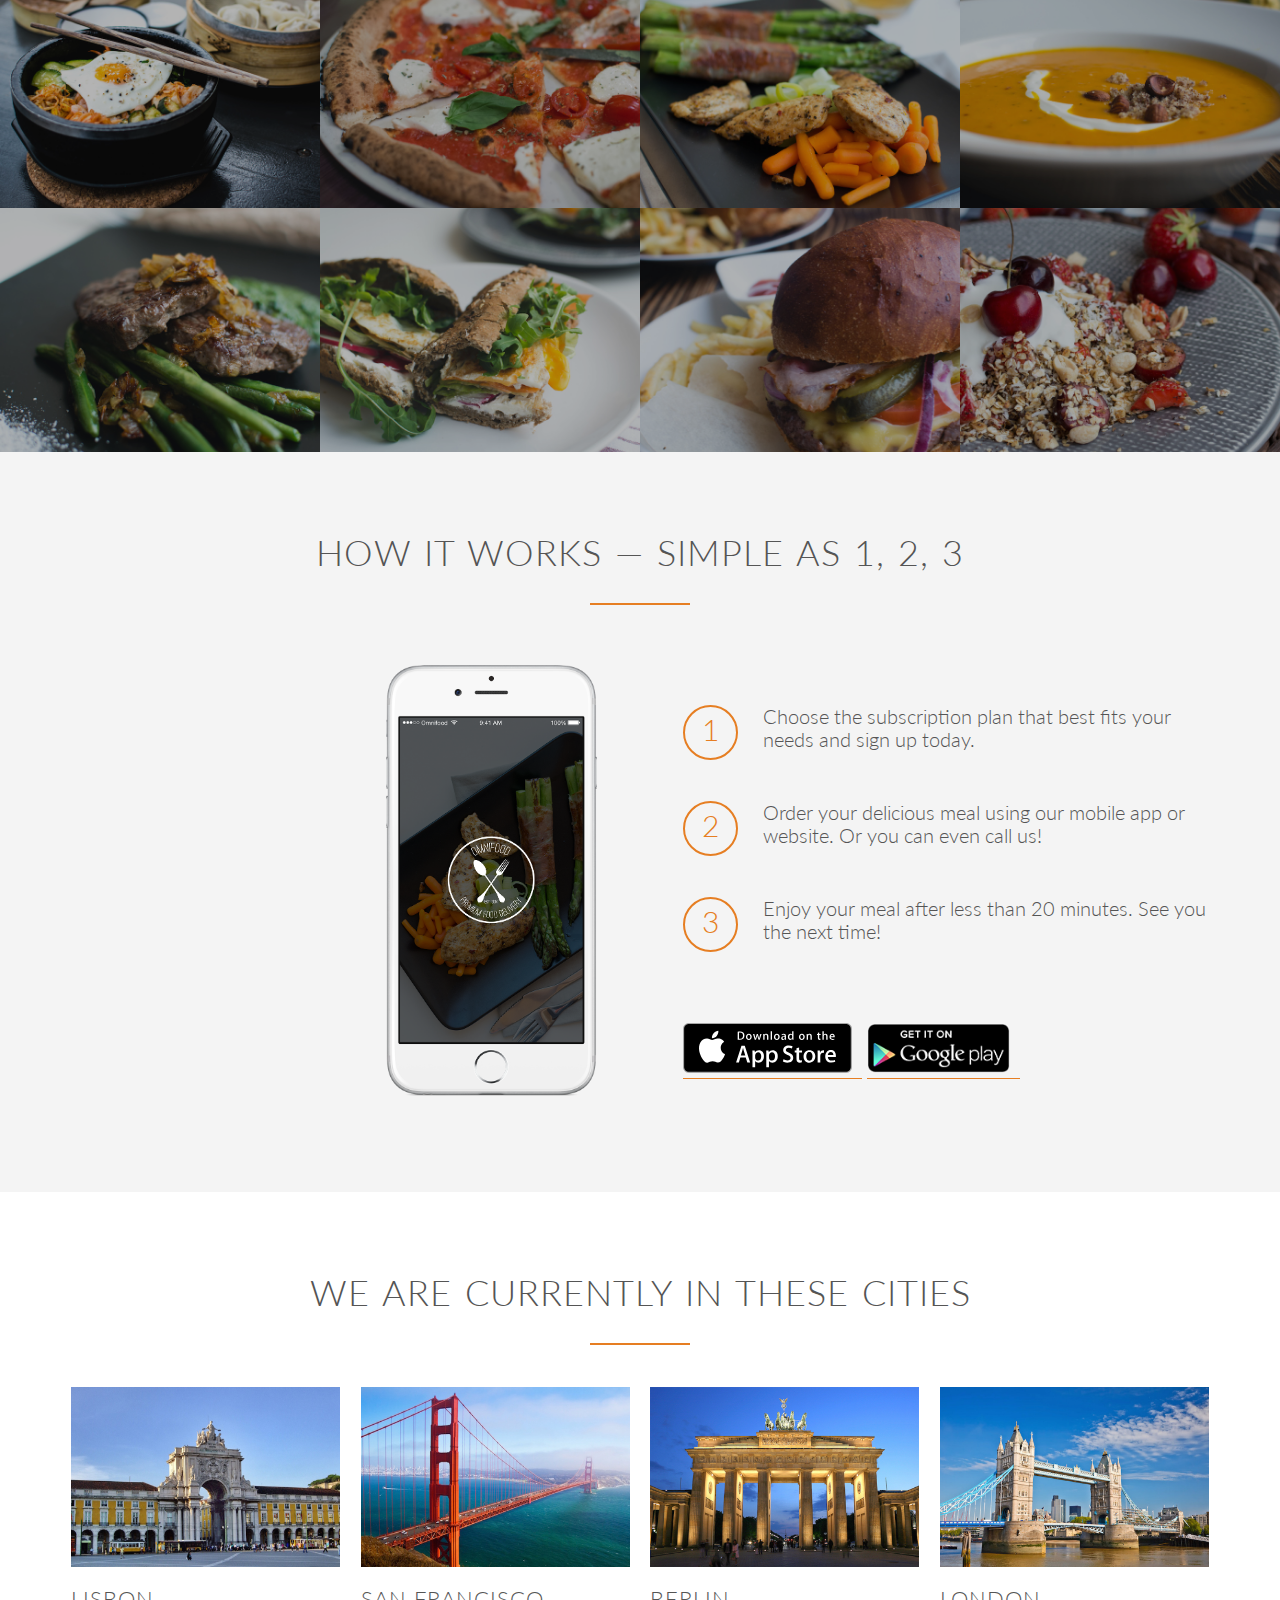
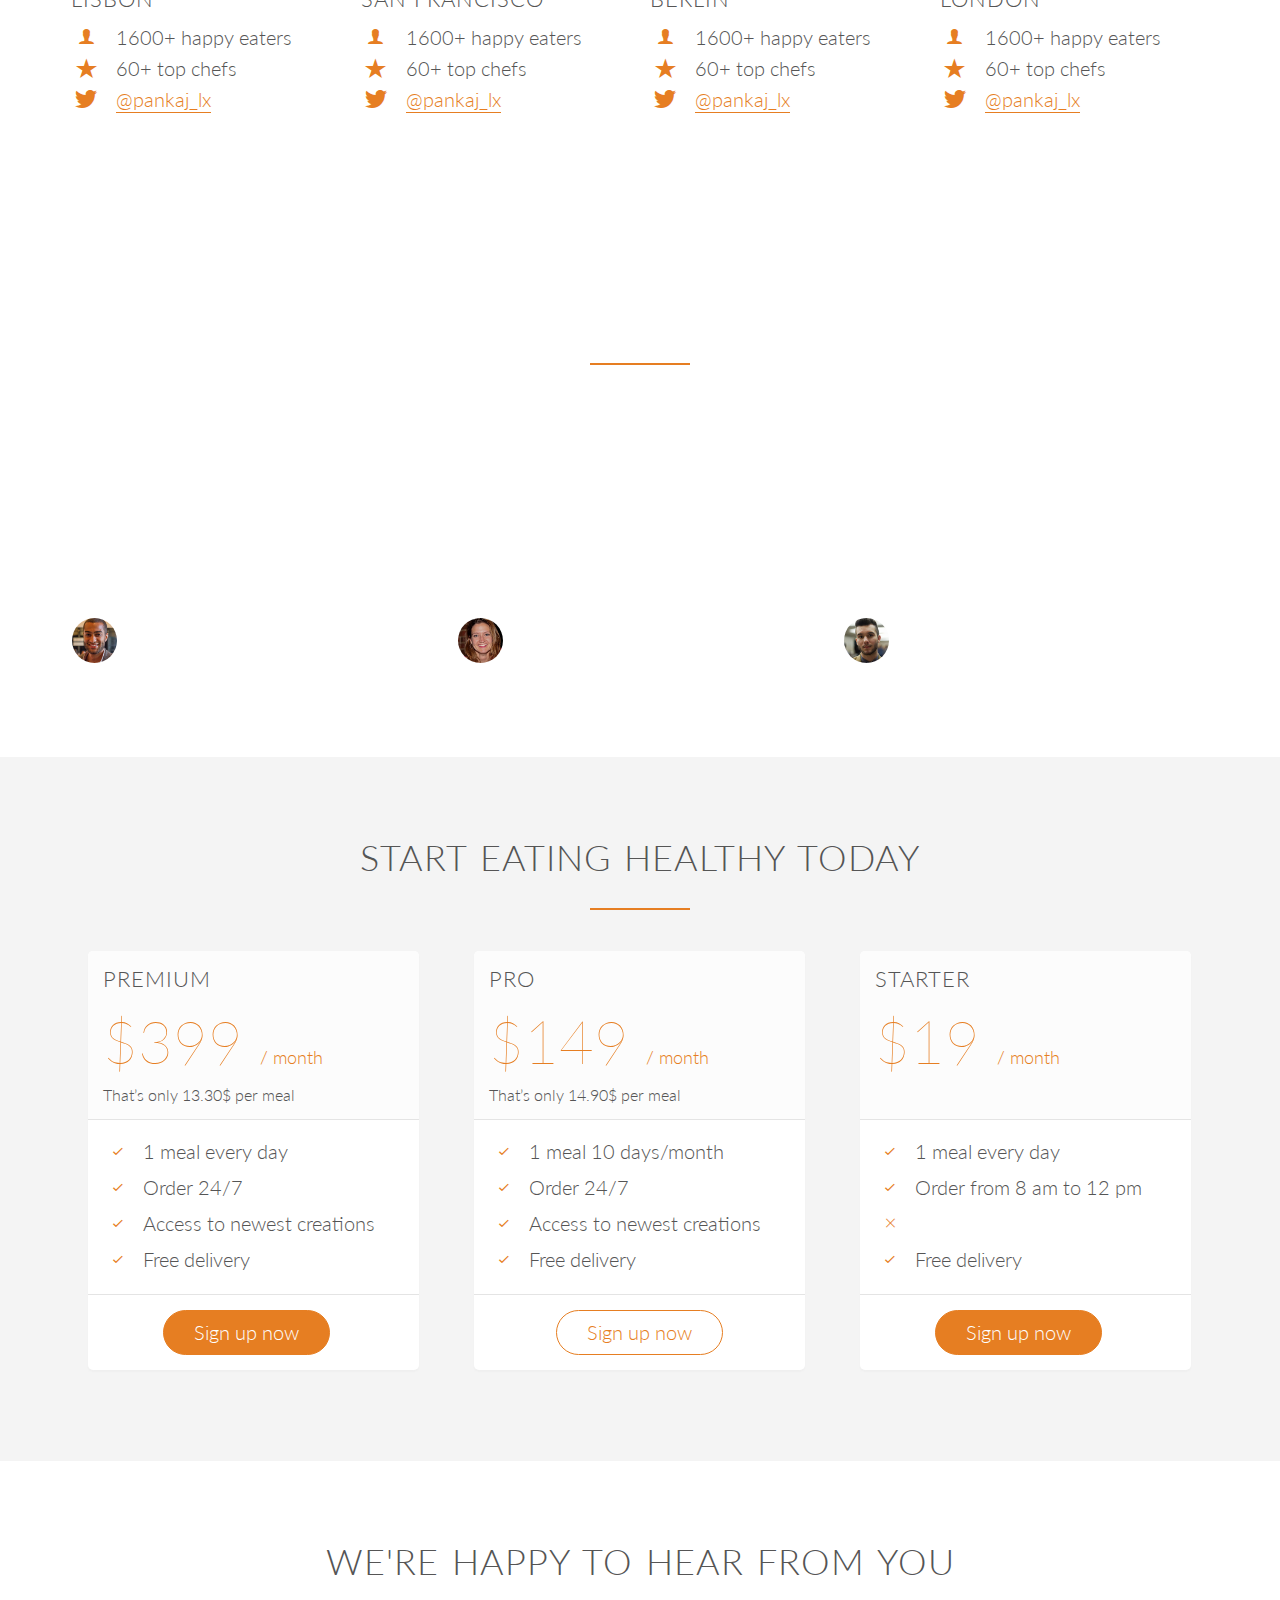
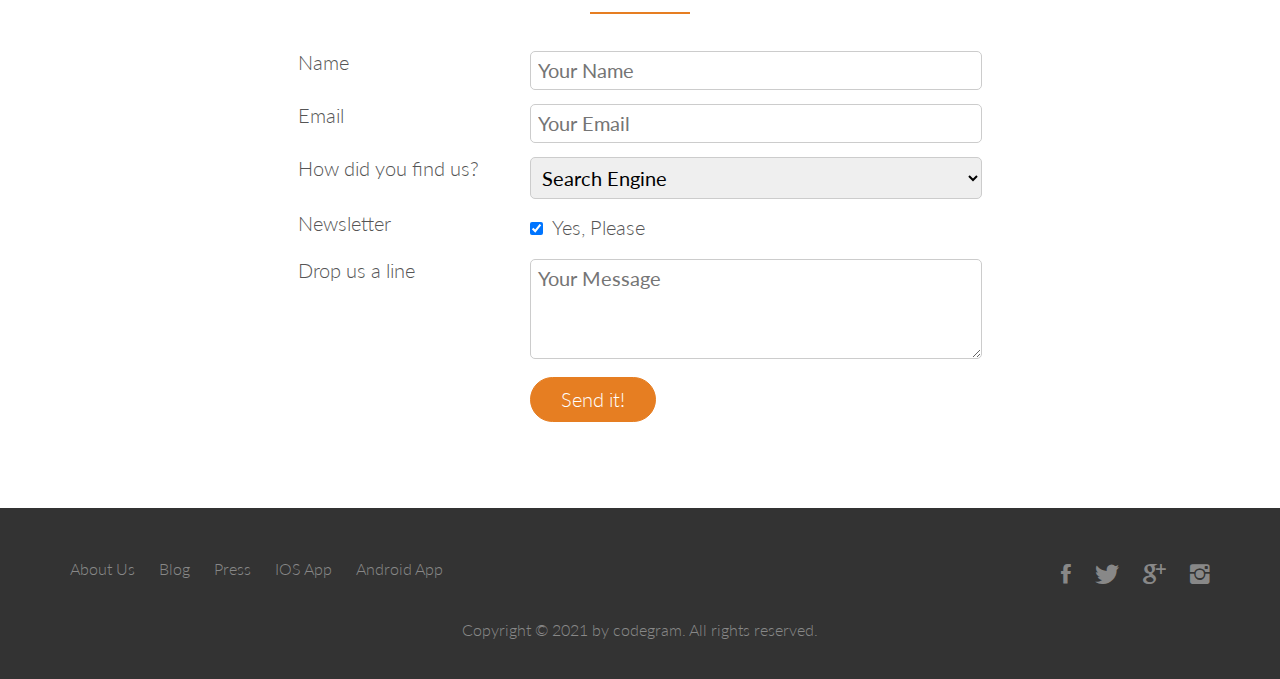
<file: ominifood_branch12/index.html>
<!DOCTYPE html>
<html lang="en">
  <head>
    <meta charset="UTF-8" />
    <meta http-equiv="X-UA-Compatible" content="IE=edge" />
    <meta name="viewport" content="width=device-width, initial-scale=1.0" />
    <title>Omnifood-App</title>
    <link rel="stylesheet" href="vendors/css/normalize.css" />
    <link rel="stylesheet" href="vendors/css/grid.css" />
    <link rel="stylesheet" href="vendors/css/ionicons.min.css" />
    <link rel="stylesheet" href="resources/css/style.css" />
    <link rel="preconnect" href="https://fonts.gstatic.com" crossorigin />
    <link
      href="https://fonts.googleapis.com/css2?family=Lato:ital,wght@0,100;0,300;0,400;1,300&display=swap"
      rel="stylesheet"
    />
  </head>

  <body>
    <!-- HEADER Start -->
    <header>
      <!-- NAVBAR Start-->
      <nav>
        <div class="row">
          <img
            src="resources/img/logo-white.png"
            alt="Omnifood logo"
            class="logo"
          />
          <ul class="main-nav">
            <li><a href="#">Food Delivery</a></li>
            <li><a href="#">How it works</a></li>
            <li><a href="#">Our Cities</a></li>
            <li><a href="#">Sign Up</a></li>
          </ul>
        </div>
      </nav>
      <!-- NAVBAR End-->
      <div class="hero-text-box">
        <h1>Goodbye junk food.<br />Hello super healthy meals.</h1>
        <a href="#" class="btn btn-full">I’m hungry </a>
        <a href="#" class="btn btn-ghost">Show me more </a>
      </div>
    </header>
    <!-- HEADER End -->
    <!-- SECTION-FEATURE Start-->
    <section class="section-features">
      <div class="row">
        <h2>Get food fast &mdash; not fast food</h2>
        <p class="long-copy">
          Hello, we’re Omnifood, your new premium food delivery service. We know
          you’re always busy. No time for cooking. So let us take care of that,
          we’re really good at it, we promise!
        </p>
      </div>
      <div class="row">
        <div class="col span-1-of-4 box">
          <i class="ion-ios-infinite-outline icon-big"></i>
          <h3>Up to 365 days/year</h3>
          <p>
            Never cook again! We really mean that. Our subscription plans
            include up to 365 days/year coverage. You can also choose to order
            more flexibly if that's your style.
          </p>
        </div>
        <div class="col span-1-of-4 box">
          <i class="ion-ios-stopwatch-outline icon-big"></i>
          <h3>Ready in 20 minutes</h3>
          <p>
            You're only twenty minutes away from your delicious and super
            healthy meals delivered right to your home. We work with the best
            chefs in each town to ensure that you're 100% happy.
          </p>
        </div>
        <div class="col span-1-of-4 box">
          <i class="ion-ios-nutrition-outline icon-big"></i>
          <h3>100% organic</h3>
          <p>
            All our vegetables are fresh, organic and local. Animals are raised
            without added hormones or antibiotics. Good for your health, the
            environment, and it also tastes better!
          </p>
        </div>
        <div class="col span-1-of-4 box">
          <i class="ion-ios-cart-outline icon-big"></i>
          <h3>Order anything</h3>
          <p>
            We don't limit your creativity, which means you can order whatever
            you feel like. You can also choose from our menu containing over 100
            delicious meals. It's up to you!
          </p>
        </div>
      </div>
    </section>
    <!-- SECTION-FEATURE End-->

    <!--SECTION MEAL Start-->
    <section class="section-meals">
      <ul class="meals-showcase clearfix">
        <li>
          <figure class="meal-photo">
            <img
              src="resources/img/1.jpg"
              alt="Korean bibimbap with egg and vegetables"
            />
          </figure>
        </li>
        <li>
          <figure class="meal-photo">
            <img
              src="resources/img/2.jpg"
              alt="Simple italian pizza with cherry tomatoes"
            />
          </figure>
        </li>
        <li>
          <figure class="meal-photo">
            <img
              src="resources/img/3.jpg"
              alt="Chicken breast steak with vegetables "
            />
          </figure>
        </li>
        <li>
          <figure class="meal-photo">
            <img src="resources/img/4.jpg" alt="Autumn pumpkin soup" />
          </figure>
        </li>
      </ul>
      <ul class="meals-showcase clearfix">
        <li>
          <figure class="meal-photo">
            <img
              src="resources/img/5.jpg"
              alt="Paleo beef steak with vegetables"
            />
          </figure>
        </li>
        <li>
          <figure class="meal-photo">
            <img
              src="resources/img/6.jpg"
              alt="Healthy baguette with egg and vegetables"
            />
          </figure>
        </li>
        <li>
          <figure class="meal-photo">
            <img
              src="resources/img/7.jpg"
              alt="Burger with cheddar and bacon"
            />
          </figure>
        </li>
        <li>
          <figure class="meal-photo">
            <img
              src="resources/img/8.jpg"
              alt="Granola with cherries and strawberries"
            />
          </figure>
        </li>
      </ul>
    </section>
    <!--SECTION MEAL End-->

    <!--SECTION STEPS Start-->
    <section class="section-steps">
      <div class="row">
        <h2>HOW IT WORKS &mdash; SIMPLE AS 1, 2, 3</h2>
      </div>
      <div class="row">
        <div class="col span-1-of-2 step-box">
          <img
            src="resources/img/app-iPhone.png"
            alt="Omnifood app on iphone"
            class="app-screen"
          />
        </div>
        <div class="col span-1-of-2 step-box">
          <div class="work-steps">
            <div>1</div>
            <p>
              Choose the subscription plan that best fits your needs and sign up
              today.
            </p>
          </div>
          <div class="work-steps">
            <div>2</div>
            <p>
              Order your delicious meal using our mobile app or website. Or you
              can even call us!
            </p>
          </div>
          <div class="work-steps">
            <div>3</div>
            <p>
              Enjoy your meal after less than 20 minutes. See you the next time!
            </p>
          </div>
          <a href="#" class="btn-app"
            ><img src="resources/img/download-app.svg" alt="app store button"
          /></a>
          <a href="#" class="btn-app"
            ><img
              src="resources/img/download-app-android.png"
              alt="app store button"
          /></a>
        </div>
      </div>
    </section>
    <!--SECTION STEPS End-->

    <!--SECTION CITIES Start-->
    <section class="section-cities">
      <div class="row">
        <h2>WE ARE CURRENTLY IN THESE CITIES</h2>
      </div>
      <div class="row">
        <div class="col span-1-of-4 box">
          <img src="resources/img/lisbon-3.jpg" alt="Lisbon City" />
          <h3>Lisbon</h3>
          <div class="city-feature">
            <i class="ion-ios-person icon-small"></i> 1600+ happy eaters
          </div>
          <div class="city-feature">
            <i class="ion-ios-star icon-small"></i> 60+ top chefs
          </div>
          <div class="city-feature">
            <i class="ion-social-twitter icon-small"></i>
            <a href="#">@pankaj_lx</a>
          </div>
        </div>
        <div class="col span-1-of-4 box">
          <img src="resources/img/san-francisco.jpg" alt="San francisco" />
          <h3>San francisco</h3>
          <div class="city-feature">
            <i class="ion-ios-person icon-small"></i> 1600+ happy eaters
          </div>
          <div class="city-feature">
            <i class="ion-ios-star icon-small"></i> 60+ top chefs
          </div>
          <div class="city-feature">
            <i class="ion-social-twitter icon-small"></i>
            <a href="#">@pankaj_lx</a>
          </div>
        </div>
        <div class="col span-1-of-4 box">
          <img src="resources/img/berlin.jpg" alt="Berlin" />
          <h3>Berlin</h3>
          <div class="city-feature">
            <i class="ion-ios-person icon-small"></i> 1600+ happy eaters
          </div>
          <div class="city-feature">
            <i class="ion-ios-star icon-small"></i> 60+ top chefs
          </div>
          <div class="city-feature">
            <i class="ion-social-twitter icon-small"></i>
            <a href="#">@pankaj_lx</a>
          </div>
        </div>
        <div class="col span-1-of-4 box">
          <img src="resources/img/london.jpg" alt="London" />
          <h3>London</h3>
          <div class="city-feature">
            <i class="ion-ios-person icon-small"></i> 1600+ happy eaters
          </div>
          <div class="city-feature">
            <i class="ion-ios-star icon-small"></i> 60+ top chefs
          </div>
          <div class="city-feature">
            <i class="ion-social-twitter icon-small"></i>
            <a href="#">@pankaj_lx</a>
          </div>
        </div>
      </div>
    </section>
    <!--SECTION CITIES End-->

    <!--SECTION Testimonial Start-->
    <section class="section-testimonial">
      <div class="row">
        <h2>Our Customer's can't live without us</h2>
      </div>
      <div class="row">
        <div class="col span-1-of-3">
          <blockquote>
            Omnifood is just awesome! I just launched a startup which leaves me
            with no time for cooking, so Omnifood is a life-saver. Now that I
            got used to it, I couldn't live without my daily meals!
            <cite
              ><img
                src="resources/img/customer-1.jpg"
                alt="Customer 1"
              />Alberto Duncan</cite
            >
          </blockquote>
        </div>
        <div class="col span-1-of-3">
          <blockquote>
            Inexpensive, healthy and great-tasting meals, delivered right to my
            home. We have lots of food delivery here in Lisbon, but no one comes
            even close to Omifood. Me and my family are so in love!
            <cite
              ><img src="resources/img/customer-2.jpg" alt="Customer 2" />Joana
              Silva</cite
            >
          </blockquote>
        </div>
        <div class="col span-1-of-3">
          <blockquote>
            I was looking for a quick and easy food delivery service in San
            Franciso. I tried a lot of them and ended up with Omnifood. Best
            food delivery service in the Bay Area. Keep up the great work!
            <cite
              ><img src="resources/img/customer-3.jpg" alt="Customer 3" />Milton
              Chapman</cite
            >
          </blockquote>
        </div>
      </div>
    </section>
    <!--SECTION Testimonial End-->

    <!--SECTION Plan Start-->
    <section class="section-plan">
      <div class="row">
        <h2>Start eating healthy today</h2>
      </div>
      <div class="row">
        <div class="col span-1-of-3">
          <div class="plan-box">
            <div>
              <h3>Premium</h3>
              <p class="plan-price">$399 <span>/ month</span></p>
              <p class="plan-price-meal">That’s only 13.30$ per meal</p>
            </div>
            <div>
              <ul>
                <li>
                  <i class="ion-ios-checkmark-empty icon-small"></i>1 meal every
                  day
                </li>
                <li>
                  <i class="ion-ios-checkmark-empty icon-small"></i>Order 24/7
                </li>
                <li>
                  <i class="ion-ios-checkmark-empty icon-small"></i>Access to
                  newest creations
                </li>
                <li>
                  <i class="ion-ios-checkmark-empty icon-small"></i>Free
                  delivery
                </li>
              </ul>
            </div>
            <div>
              <a href="#" class="btn btn-full">Sign up now</a>
            </div>
          </div>
        </div>
        <div class="col span-1-of-3">
          <div class="plan-box">
            <div>
              <h3>Pro</h3>
              <p class="plan-price">$149 <span>/ month</span></p>
              <p class="plan-price-meal">That’s only 14.90$ per meal</p>
            </div>
            <div>
              <ul>
                <li>
                  <i class="ion-ios-checkmark-empty icon-small"></i>1 meal 10
                  days/month
                </li>
                <li>
                  <i class="ion-ios-checkmark-empty icon-small"></i>Order 24/7
                </li>
                <li>
                  <i class="ion-ios-checkmark-empty icon-small"></i>Access to
                  newest creations
                </li>
                <li>
                  <i class="ion-ios-checkmark-empty icon-small"></i>Free
                  delivery
                </li>
              </ul>
            </div>
            <div>
              <a href="#" class="btn btn-ghost">Sign up now</a>
            </div>
          </div>
        </div>
        <div class="col span-1-of-3">
          <div class="plan-box">
            <div>
              <h3>Starter</h3>
              <p class="plan-price">$19 <span>/ month</span></p>
              <p class="plan-price-meal">&nbsp;</p>
            </div>
            <div>
              <ul>
                <li>
                  <i class="ion-ios-checkmark-empty icon-small"></i>1 meal every
                  day
                </li>
                <li>
                  <i class="ion-ios-checkmark-empty icon-small"></i>Order from 8
                  am to 12 pm
                </li>
                <li>
                  <i class="ion-ios-close-empty icon-small"></i>
                </li>
                <li>
                  <i class="ion-ios-checkmark-empty icon-small"></i>Free
                  delivery
                </li>
              </ul>
            </div>
            <div>
              <a href="#" class="btn btn-full">Sign up now</a>
            </div>
          </div>
        </div>
      </div>
    </section>
    <!--SECTION Plan End-->

    <!--SECTION FORM Start-->
    <section class="section-form">
      <div class="row">
        <h2>We're happy to hear from you</h2>
      </div>
      <div class="row">
        <form action="#" method="post" class="contact-form">
          <div class="row">
            <div class="col span-1-of-3">
              <label for="name">Name</label>
            </div>
            <div class="col span-2-of-3">
              <input
                type="text"
                name="name"
                id="name"
                placeholder="Your Name"
                required
              />
            </div>
          </div>
          <div class="row">
            <div class="col span-1-of-3">
              <label for="email">Email</label>
            </div>
            <div class="col span-2-of-3">
              <input
                type="email"
                name="email"
                id="email"
                placeholder="Your Email"
                required
              />
            </div>
          </div>
          <div class="row">
            <div class="col span-1-of-3">
              <label for="find-us">How did you find us?</label>
            </div>
            <div class="col span-2-of-3">
              <select name="find-us" id="find-us">
                <option value="friends">Friends</option>
                <option value="search" selected>Search Engine</option>
                <option value="ad">Advertiesment</option>
                <option value="others">Others</option>
              </select>
            </div>
          </div>
          <div class="row">
            <div class="col span-1-of-3">
              <label for="news">Newsletter</label>
            </div>
            <div class="col span-2-of-3">
              <input type="checkbox" name="news" id="news" checked /> Yes,
              Please
            </div>
          </div>
          <div class="row">
            <div class="col span-1-of-3">
              <label for="message">Drop us a line</label>
            </div>
            <div class="col span-2-of-3">
              <textarea name="message" placeholder="Your Message"></textarea>
            </div>
          </div>
          <div class="row">
            <div class="col span-1-of-3">
              <label for="">&nbsp;</label>
            </div>
            <div class="col span-2-of-3">
              <input type="submit" value="Send it!" />
            </div>
          </div>
        </form>
      </div>
    </section>
    <!--SECTION FORM End-->

    <!-- FOOTER Start-->
    <footer>
      <div class="row">
        <div class="col span-1-of-2">
          <ul class="footer-nav">
            <li><a href="#">About Us</a></li>
            <li><a href="#">Blog</a></li>
            <li><a href="#">Press</a></li>
            <li><a href="#">IOS App</a></li>
            <li><a href="#">Android App</a></li>
          </ul>
        </div>
        <div class="col span-1-of-2">
          <ul class="social-links">
            <li>
              <a href="#"><i class="ion-social-facebook"></i></a>
            </li>
            <li>
              <a href="#"><i class="ion-social-twitter"></i></a>
            </li>
            <li>
              <a href="#"><i class="ion-social-googleplus"></i></a>
            </li>
            <li>
              <a href="#"><i class="ion-social-instagram"></i></a>
            </li>
          </ul>
        </div>
      </div>
      <div class="row">
        <p>Copyright &copy; 2021 by codegram. All rights reserved.</p>
      </div>
    </footer>
    <!-- FOOTER End -->
  </body>
</html>
</file>
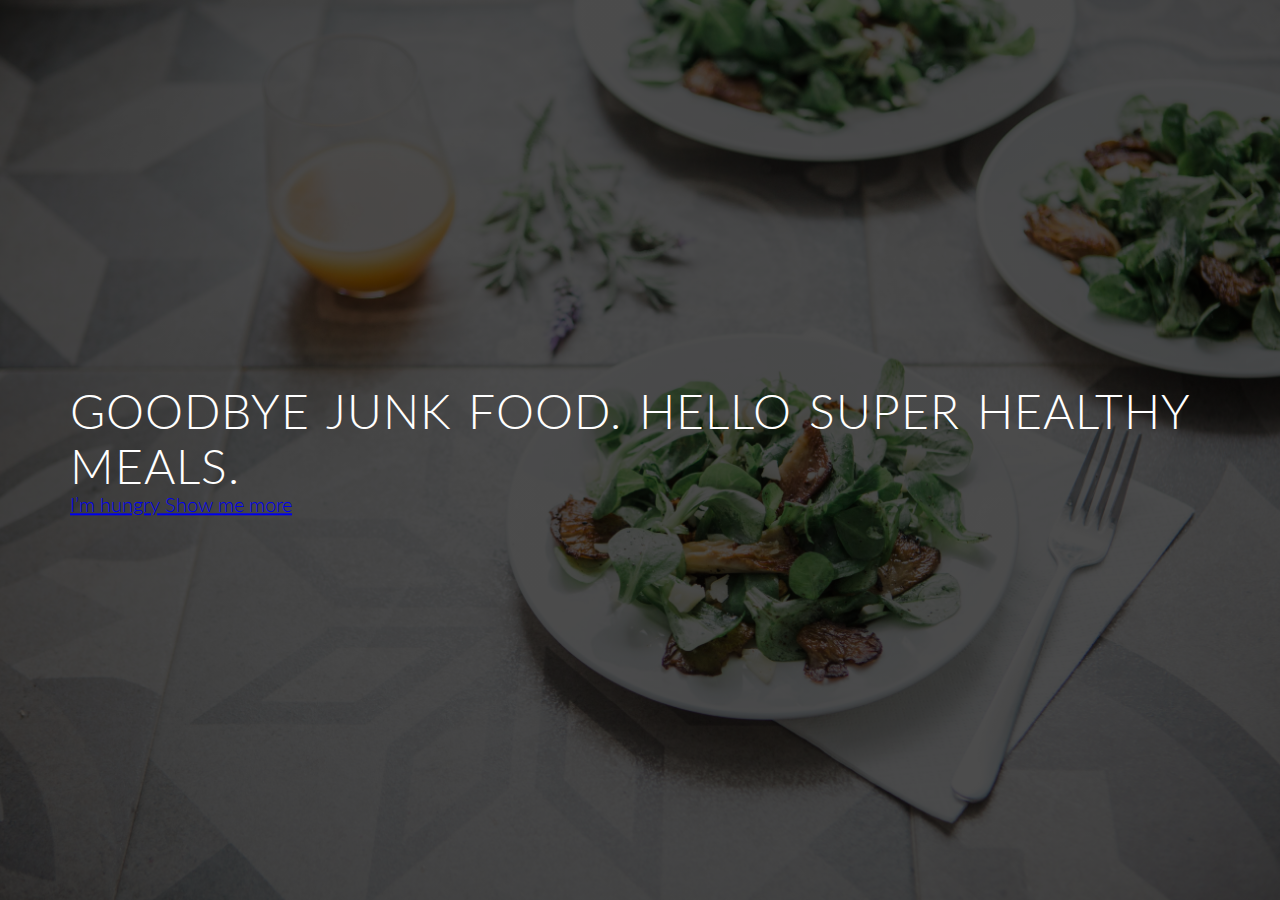
<file: ominifood_branch2/index.html>
<!DOCTYPE html>
<html lang="en">
  <head>
    <meta charset="UTF-8" />
    <meta http-equiv="X-UA-Compatible" content="IE=edge" />
    <meta name="viewport" content="width=device-width, initial-scale=1.0" />
    <title>Omnifood-App</title>
    <link rel="stylesheet" href="vendors/css/normalize.css" />
    <link rel="stylesheet" href="vendors/css/grid.css" />
    <link rel="stylesheet" href="resources/css/style.css" />
    <link rel="preconnect" href="https://fonts.gstatic.com" crossorigin />
    <link
      href="https://fonts.googleapis.com/css2?family=Lato:ital,wght@0,100;0,300;0,400;1,300&display=swap"
      rel="stylesheet"
    />
  </head>

  <body>
    <header>
      <div class="hero-text-box">
        <h1>Goodbye junk food. Hello super healthy meals.</h1>
        <a href="#">I’m hungry </a>
        <a href="#">Show me more </a>
      </div>
    </header>
  </body>
</html>
</file>
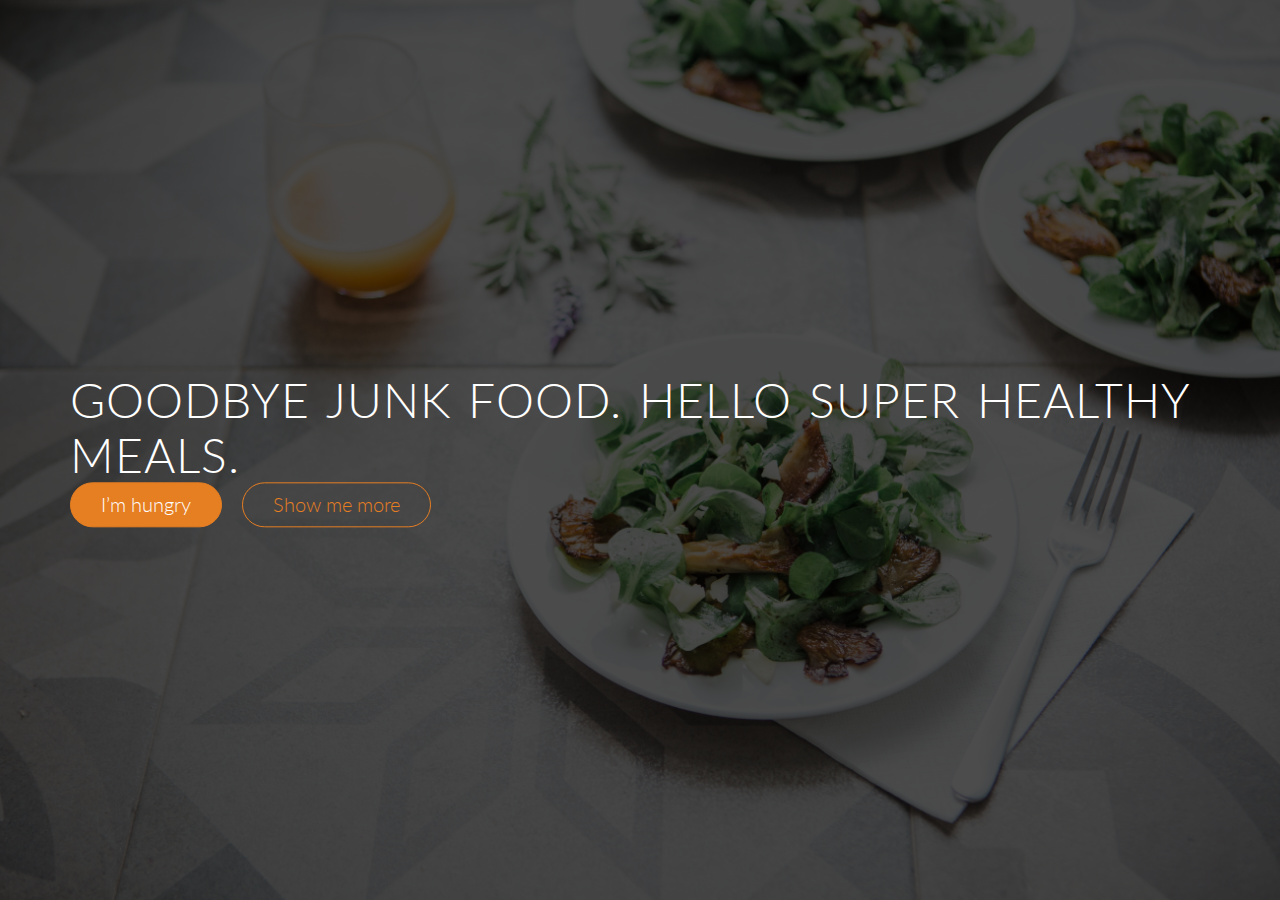
<file: ominifood_branch3/index.html>
<!DOCTYPE html>
<html lang="en">
  <head>
    <meta charset="UTF-8" />
    <meta http-equiv="X-UA-Compatible" content="IE=edge" />
    <meta name="viewport" content="width=device-width, initial-scale=1.0" />
    <title>Omnifood-App</title>
    <link rel="stylesheet" href="vendors/css/normalize.css" />
    <link rel="stylesheet" href="vendors/css/grid.css" />
    <link rel="stylesheet" href="resources/css/style.css" />
    <link rel="preconnect" href="https://fonts.gstatic.com" crossorigin />
    <link
      href="https://fonts.googleapis.com/css2?family=Lato:ital,wght@0,100;0,300;0,400;1,300&display=swap"
      rel="stylesheet"
    />
  </head>

  <body>
    <header>
      <div class="hero-text-box">
        <h1>Goodbye junk food. Hello super healthy meals.</h1>
        <a href="#" class="btn btn-full">I’m hungry </a>
        <a href="#" class="btn btn-ghost">Show me more </a>
      </div>
    </header>
  </body>
</html>
</file>
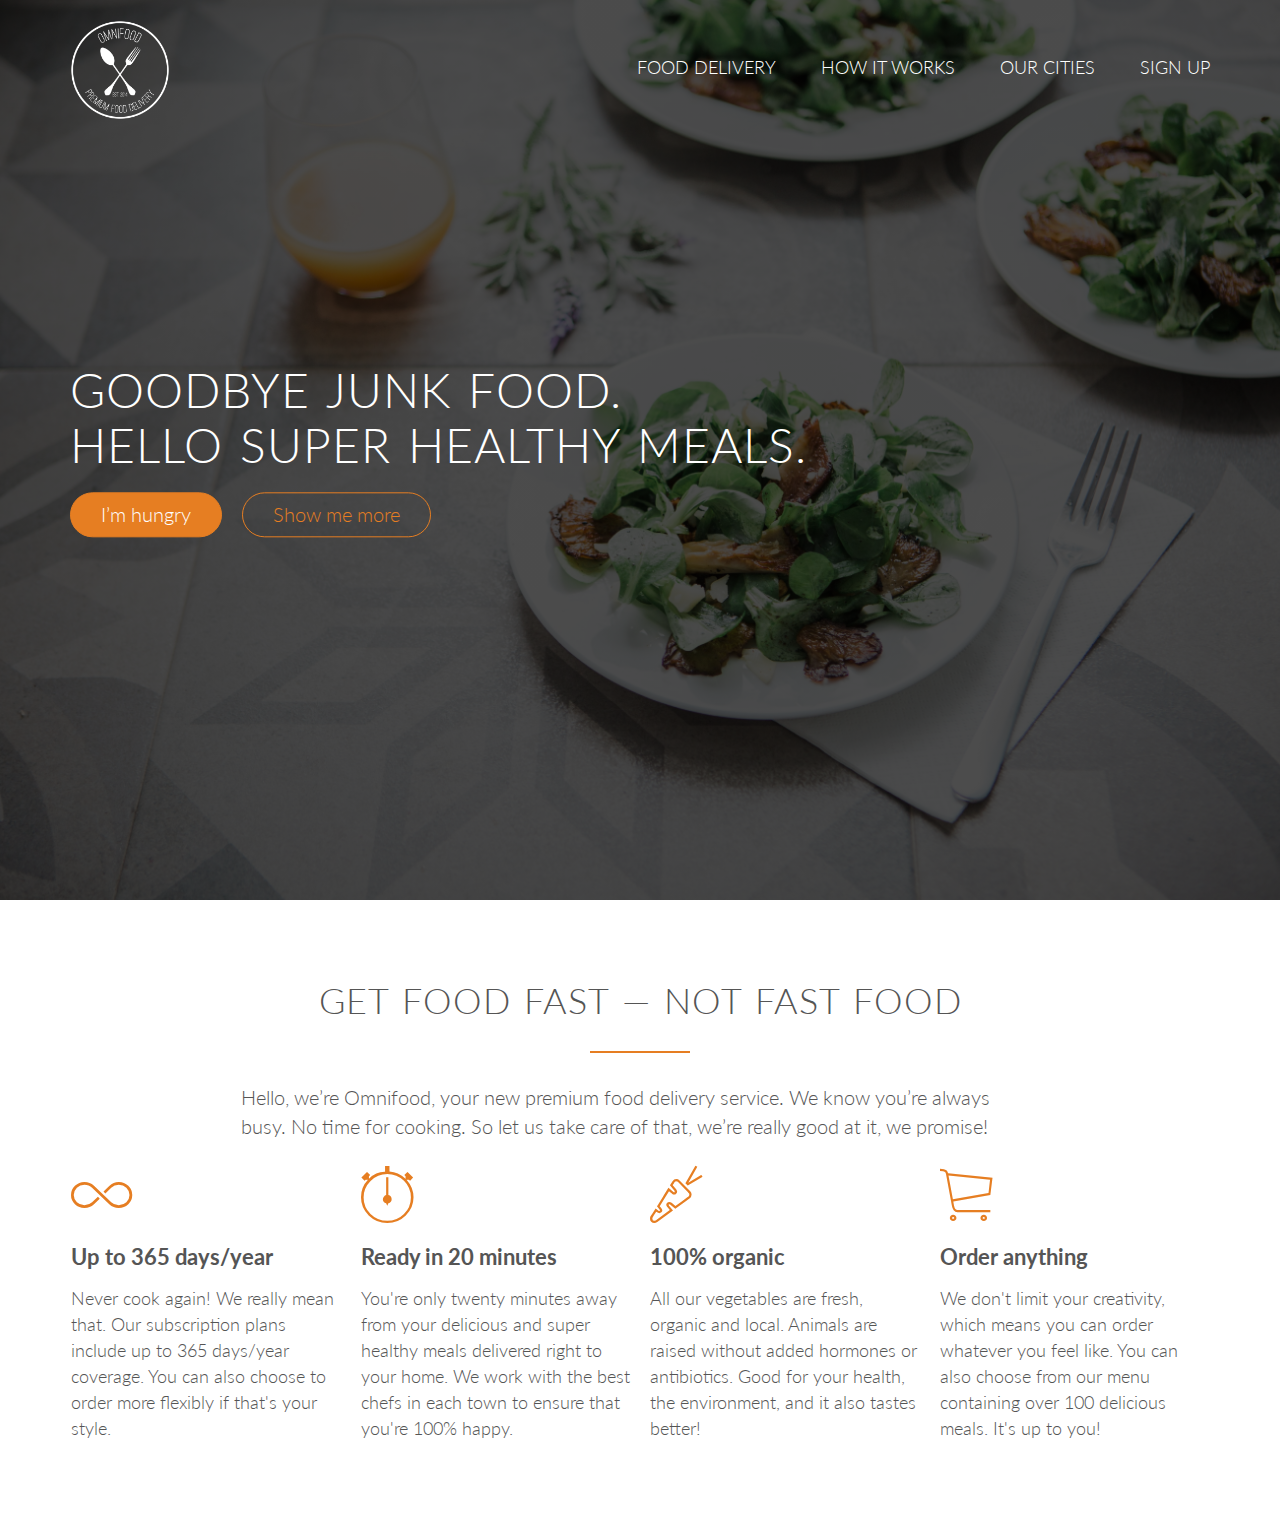
<file: ominifood_branch5/index.html>
<!DOCTYPE html>
<html lang="en">
  <head>
    <meta charset="UTF-8" />
    <meta http-equiv="X-UA-Compatible" content="IE=edge" />
    <meta name="viewport" content="width=device-width, initial-scale=1.0" />
    <title>Omnifood-App</title>
    <link rel="stylesheet" href="vendors/css/normalize.css" />
    <link rel="stylesheet" href="vendors/css/grid.css" />
    <link rel="stylesheet" href="vendors/css/ionicons.min.css" />
    <link rel="stylesheet" href="resources/css/style.css" />
    <link rel="preconnect" href="https://fonts.gstatic.com" crossorigin />
    <link
      href="https://fonts.googleapis.com/css2?family=Lato:ital,wght@0,100;0,300;0,400;1,300&display=swap"
      rel="stylesheet"
    />
  </head>

  <body>
    <!-- HEADER Start -->
    <header>
      <!-- NAVBAR Start-->
      <nav>
        <div class="row">
          <img
            src="resources/img/logo-white.png"
            alt="Omnifood logo"
            class="logo"
          />
          <ul class="main-nav">
            <li><a href="#">Food Delivery</a></li>
            <li><a href="#">How it works</a></li>
            <li><a href="#">Our Cities</a></li>
            <li><a href="#">Sign Up</a></li>
          </ul>
        </div>
      </nav>
      <!-- NAVBAR End-->
      <div class="hero-text-box">
        <h1>Goodbye junk food.<br />Hello super healthy meals.</h1>
        <a href="#" class="btn btn-full">I’m hungry </a>
        <a href="#" class="btn btn-ghost">Show me more </a>
      </div>
    </header>
    <!-- HEADER End -->
    <!-- SECTION-FEATURE Start-->
    <section class="section-features">
      <div class="row">
        <h2>Get food fast &mdash; not fast food</h2>
        <p class="long-copy">
          Hello, we’re Omnifood, your new premium food delivery service. We know
          you’re always busy. No time for cooking. So let us take care of that,
          we’re really good at it, we promise!
        </p>
      </div>
      <div class="row">
        <div class="col span-1-of-4 box">
          <i class="ion-ios-infinite-outline icon-big"></i>
          <h3>Up to 365 days/year</h3>
          <p>
            Never cook again! We really mean that. Our subscription plans
            include up to 365 days/year coverage. You can also choose to order
            more flexibly if that's your style.
          </p>
        </div>
        <div class="col span-1-of-4 box">
          <i class="ion-ios-stopwatch-outline icon-big"></i>
          <h3>Ready in 20 minutes</h3>
          <p>
            You're only twenty minutes away from your delicious and super
            healthy meals delivered right to your home. We work with the best
            chefs in each town to ensure that you're 100% happy.
          </p>
        </div>
        <div class="col span-1-of-4 box">
          <i class="ion-ios-nutrition-outline icon-big"></i>
          <h3>100% organic</h3>
          <p>
            All our vegetables are fresh, organic and local. Animals are raised
            without added hormones or antibiotics. Good for your health, the
            environment, and it also tastes better!
          </p>
        </div>
        <div class="col span-1-of-4 box">
          <i class="ion-ios-cart-outline icon-big"></i>
          <h3>Order anything</h3>
          <p>
            We don't limit your creativity, which means you can order whatever
            you feel like. You can also choose from our menu containing over 100
            delicious meals. It's up to you!
          </p>
        </div>
      </div>
    </section>
    <!-- SECTION-FEATURE End-->
  </body>
</html>
</file>
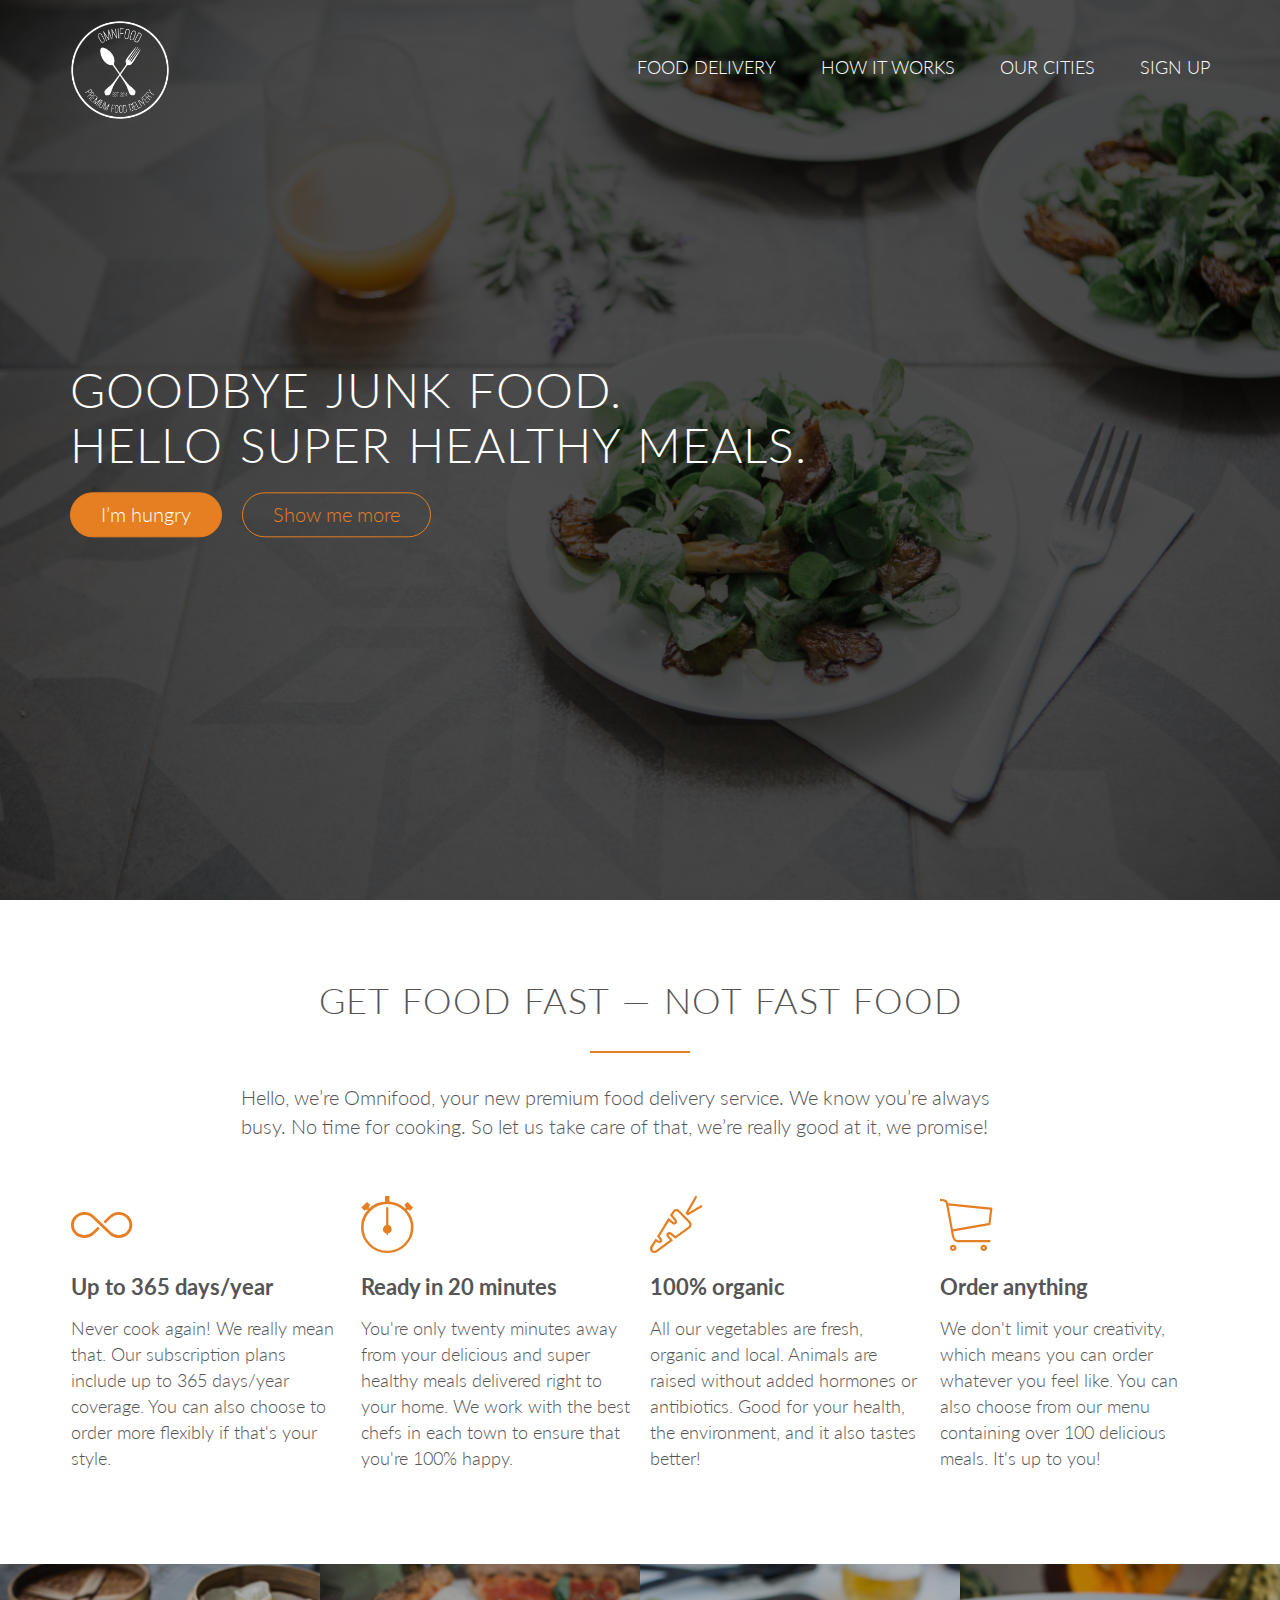
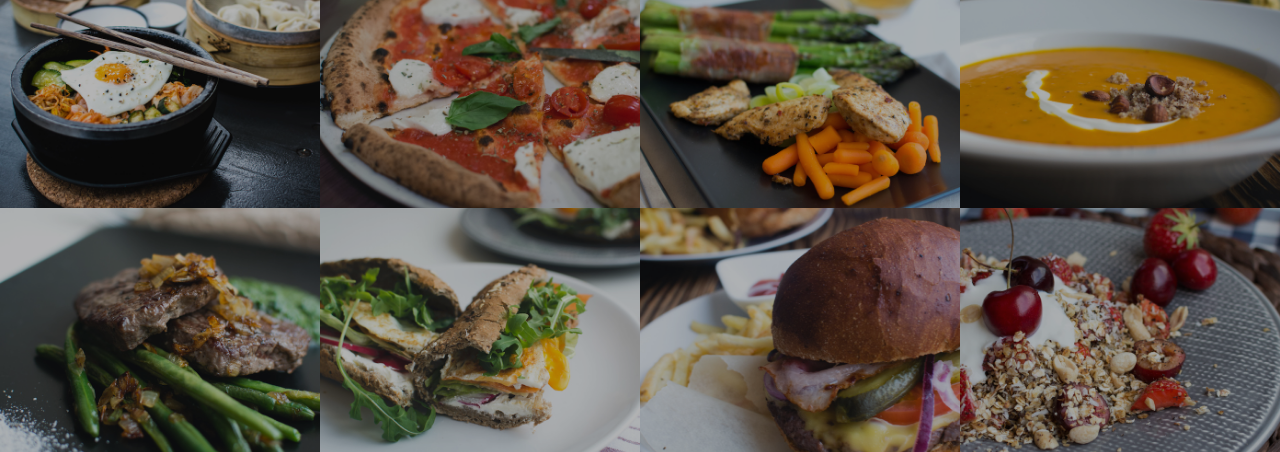
<file: ominifood_branch6/index.html>
<!DOCTYPE html>
<html lang="en">
  <head>
    <meta charset="UTF-8" />
    <meta http-equiv="X-UA-Compatible" content="IE=edge" />
    <meta name="viewport" content="width=device-width, initial-scale=1.0" />
    <title>Omnifood-App</title>
    <link rel="stylesheet" href="vendors/css/normalize.css" />
    <link rel="stylesheet" href="vendors/css/grid.css" />
    <link rel="stylesheet" href="vendors/css/ionicons.min.css" />
    <link rel="stylesheet" href="resources/css/style.css" />
    <link rel="preconnect" href="https://fonts.gstatic.com" crossorigin />
    <link
      href="https://fonts.googleapis.com/css2?family=Lato:ital,wght@0,100;0,300;0,400;1,300&display=swap"
      rel="stylesheet"
    />
  </head>

  <body>
    <!-- HEADER Start -->
    <header>
      <!-- NAVBAR Start-->
      <nav>
        <div class="row">
          <img
            src="resources/img/logo-white.png"
            alt="Omnifood logo"
            class="logo"
          />
          <ul class="main-nav">
            <li><a href="#">Food Delivery</a></li>
            <li><a href="#">How it works</a></li>
            <li><a href="#">Our Cities</a></li>
            <li><a href="#">Sign Up</a></li>
          </ul>
        </div>
      </nav>
      <!-- NAVBAR End-->
      <div class="hero-text-box">
        <h1>Goodbye junk food.<br />Hello super healthy meals.</h1>
        <a href="#" class="btn btn-full">I’m hungry </a>
        <a href="#" class="btn btn-ghost">Show me more </a>
      </div>
    </header>
    <!-- HEADER End -->
    <!-- SECTION-FEATURE Start-->
    <section class="section-features">
      <div class="row">
        <h2>Get food fast &mdash; not fast food</h2>
        <p class="long-copy">
          Hello, we’re Omnifood, your new premium food delivery service. We know
          you’re always busy. No time for cooking. So let us take care of that,
          we’re really good at it, we promise!
        </p>
      </div>
      <div class="row">
        <div class="col span-1-of-4 box">
          <i class="ion-ios-infinite-outline icon-big"></i>
          <h3>Up to 365 days/year</h3>
          <p>
            Never cook again! We really mean that. Our subscription plans
            include up to 365 days/year coverage. You can also choose to order
            more flexibly if that's your style.
          </p>
        </div>
        <div class="col span-1-of-4 box">
          <i class="ion-ios-stopwatch-outline icon-big"></i>
          <h3>Ready in 20 minutes</h3>
          <p>
            You're only twenty minutes away from your delicious and super
            healthy meals delivered right to your home. We work with the best
            chefs in each town to ensure that you're 100% happy.
          </p>
        </div>
        <div class="col span-1-of-4 box">
          <i class="ion-ios-nutrition-outline icon-big"></i>
          <h3>100% organic</h3>
          <p>
            All our vegetables are fresh, organic and local. Animals are raised
            without added hormones or antibiotics. Good for your health, the
            environment, and it also tastes better!
          </p>
        </div>
        <div class="col span-1-of-4 box">
          <i class="ion-ios-cart-outline icon-big"></i>
          <h3>Order anything</h3>
          <p>
            We don't limit your creativity, which means you can order whatever
            you feel like. You can also choose from our menu containing over 100
            delicious meals. It's up to you!
          </p>
        </div>
      </div>
    </section>
    <!-- SECTION-FEATURE End-->

    <!--SECTION MEAL Start-->
    <section class="section-meals">
      <ul class="meals-showcase">
        <li>
          <figure class="meal-photo">
            <img
              src="resources/img/1.jpg"
              alt="Korean bibimbap with egg and vegetables"
            />
          </figure>
        </li>
        <li>
          <figure class="meal-photo">
            <img
              src="resources/img/2.jpg"
              alt="Simple italian pizza with cherry tomatoes"
            />
          </figure>
        </li>
        <li>
          <figure class="meal-photo">
            <img
              src="resources/img/3.jpg"
              alt="Chicken breast steak with vegetables "
            />
          </figure>
        </li>
        <li>
          <figure class="meal-photo">
            <img src="resources/img/4.jpg" alt="Autumn pumpkin soup" />
          </figure>
        </li>
      </ul>
      <ul class="meals-showcase">
        <li>
          <figure class="meal-photo">
            <img
              src="resources/img/5.jpg"
              alt="Paleo beef steak with vegetables"
            />
          </figure>
        </li>
        <li>
          <figure class="meal-photo">
            <img
              src="resources/img/6.jpg"
              alt="Healthy baguette with egg and vegetables"
            />
          </figure>
        </li>
        <li>
          <figure class="meal-photo">
            <img
              src="resources/img/7.jpg"
              alt="Burger with cheddar and bacon"
            />
          </figure>
        </li>
        <li>
          <figure class="meal-photo">
            <img
              src="resources/img/8.jpg"
              alt="Granola with cherries and strawberries"
            />
          </figure>
        </li>
      </ul>
    </section>
    <!--SECTION MEAL End-->
  </body>
</html>
</file>
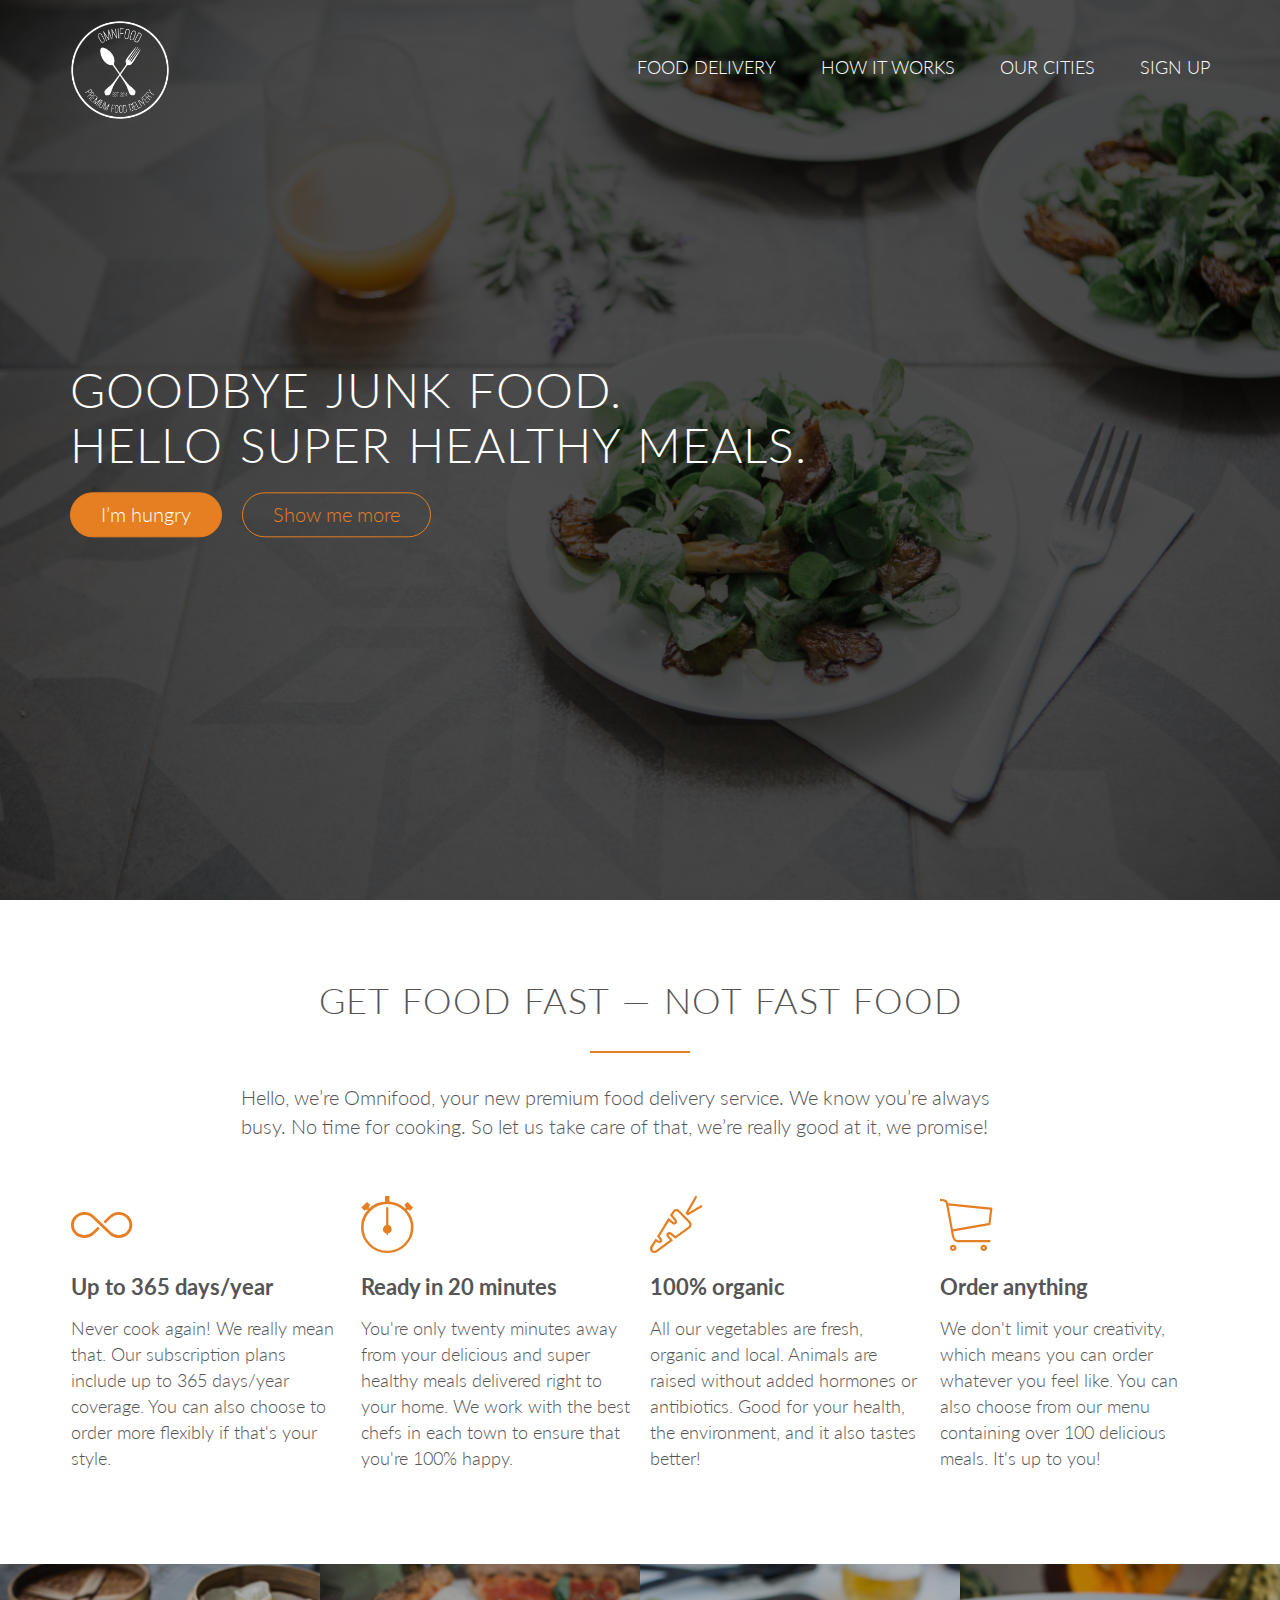
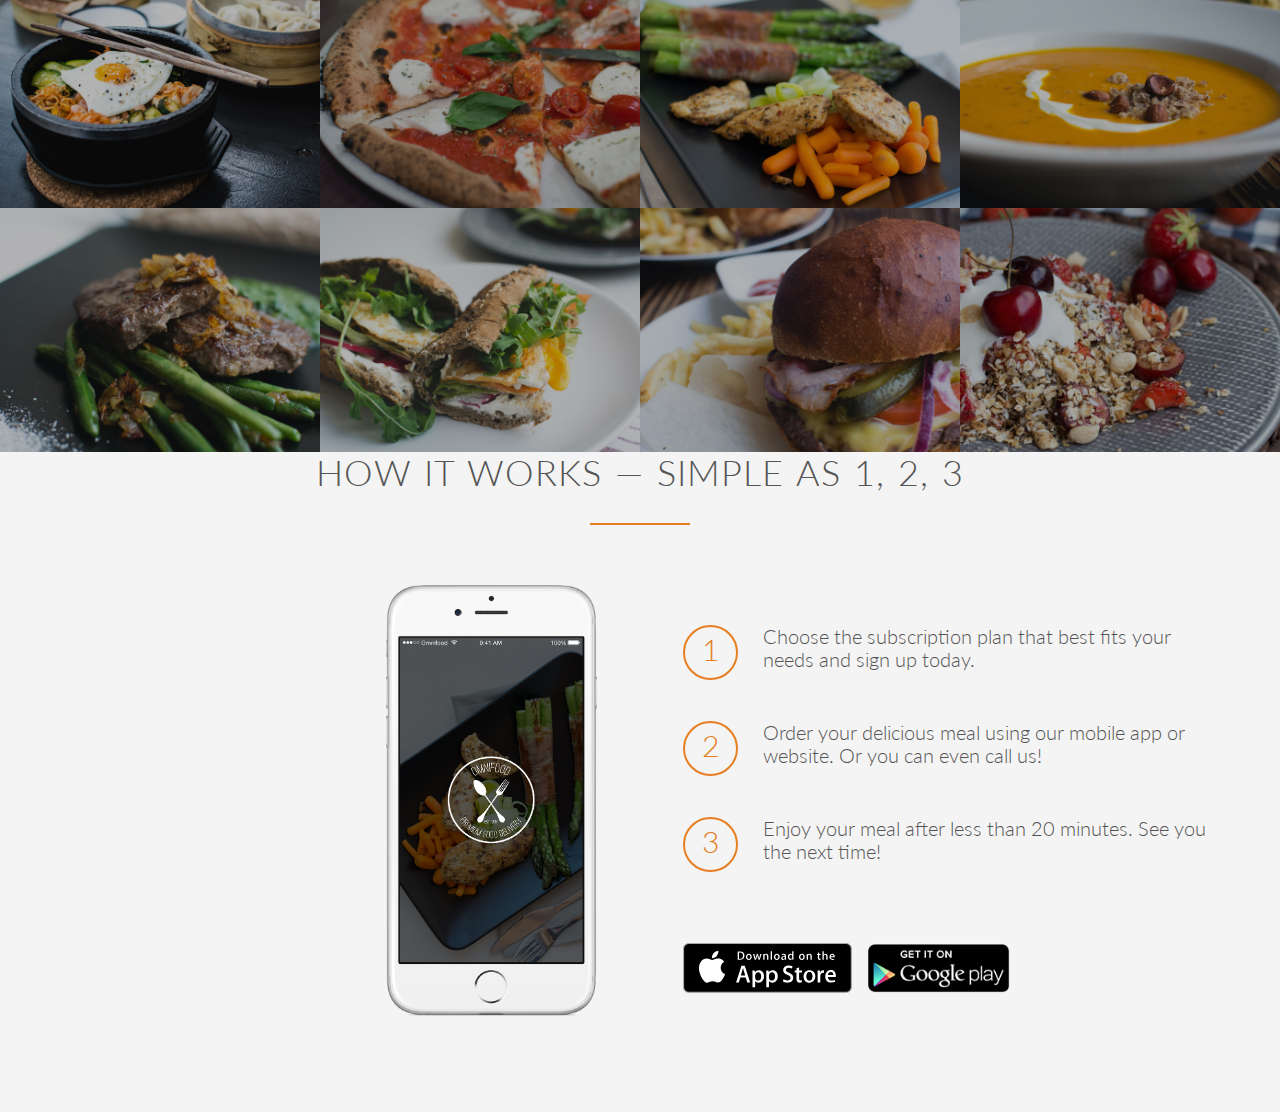
<file: ominifood_branch7/index.html>
<!DOCTYPE html>
<html lang="en">
  <head>
    <meta charset="UTF-8" />
    <meta http-equiv="X-UA-Compatible" content="IE=edge" />
    <meta name="viewport" content="width=device-width, initial-scale=1.0" />
    <title>Omnifood-App</title>
    <link rel="stylesheet" href="vendors/css/normalize.css" />
    <link rel="stylesheet" href="vendors/css/grid.css" />
    <link rel="stylesheet" href="vendors/css/ionicons.min.css" />
    <link rel="stylesheet" href="resources/css/style.css" />
    <link rel="preconnect" href="https://fonts.gstatic.com" crossorigin />
    <link
      href="https://fonts.googleapis.com/css2?family=Lato:ital,wght@0,100;0,300;0,400;1,300&display=swap"
      rel="stylesheet"
    />
  </head>

  <body>
    <!-- HEADER Start -->
    <header>
      <!-- NAVBAR Start-->
      <nav>
        <div class="row">
          <img
            src="resources/img/logo-white.png"
            alt="Omnifood logo"
            class="logo"
          />
          <ul class="main-nav">
            <li><a href="#">Food Delivery</a></li>
            <li><a href="#">How it works</a></li>
            <li><a href="#">Our Cities</a></li>
            <li><a href="#">Sign Up</a></li>
          </ul>
        </div>
      </nav>
      <!-- NAVBAR End-->
      <div class="hero-text-box">
        <h1>Goodbye junk food.<br />Hello super healthy meals.</h1>
        <a href="#" class="btn btn-full">I’m hungry </a>
        <a href="#" class="btn btn-ghost">Show me more </a>
      </div>
    </header>
    <!-- HEADER End -->
    <!-- SECTION-FEATURE Start-->
    <section class="section-features">
      <div class="row">
        <h2>Get food fast &mdash; not fast food</h2>
        <p class="long-copy">
          Hello, we’re Omnifood, your new premium food delivery service. We know
          you’re always busy. No time for cooking. So let us take care of that,
          we’re really good at it, we promise!
        </p>
      </div>
      <div class="row">
        <div class="col span-1-of-4 box">
          <i class="ion-ios-infinite-outline icon-big"></i>
          <h3>Up to 365 days/year</h3>
          <p>
            Never cook again! We really mean that. Our subscription plans
            include up to 365 days/year coverage. You can also choose to order
            more flexibly if that's your style.
          </p>
        </div>
        <div class="col span-1-of-4 box">
          <i class="ion-ios-stopwatch-outline icon-big"></i>
          <h3>Ready in 20 minutes</h3>
          <p>
            You're only twenty minutes away from your delicious and super
            healthy meals delivered right to your home. We work with the best
            chefs in each town to ensure that you're 100% happy.
          </p>
        </div>
        <div class="col span-1-of-4 box">
          <i class="ion-ios-nutrition-outline icon-big"></i>
          <h3>100% organic</h3>
          <p>
            All our vegetables are fresh, organic and local. Animals are raised
            without added hormones or antibiotics. Good for your health, the
            environment, and it also tastes better!
          </p>
        </div>
        <div class="col span-1-of-4 box">
          <i class="ion-ios-cart-outline icon-big"></i>
          <h3>Order anything</h3>
          <p>
            We don't limit your creativity, which means you can order whatever
            you feel like. You can also choose from our menu containing over 100
            delicious meals. It's up to you!
          </p>
        </div>
      </div>
    </section>
    <!-- SECTION-FEATURE End-->

    <!--SECTION MEAL Start-->
    <section class="section-meals">
      <ul class="meals-showcase">
        <li>
          <figure class="meal-photo">
            <img
              src="resources/img/1.jpg"
              alt="Korean bibimbap with egg and vegetables"
            />
          </figure>
        </li>
        <li>
          <figure class="meal-photo">
            <img
              src="resources/img/2.jpg"
              alt="Simple italian pizza with cherry tomatoes"
            />
          </figure>
        </li>
        <li>
          <figure class="meal-photo">
            <img
              src="resources/img/3.jpg"
              alt="Chicken breast steak with vegetables "
            />
          </figure>
        </li>
        <li>
          <figure class="meal-photo">
            <img src="resources/img/4.jpg" alt="Autumn pumpkin soup" />
          </figure>
        </li>
      </ul>
      <ul class="meals-showcase">
        <li>
          <figure class="meal-photo">
            <img
              src="resources/img/5.jpg"
              alt="Paleo beef steak with vegetables"
            />
          </figure>
        </li>
        <li>
          <figure class="meal-photo">
            <img
              src="resources/img/6.jpg"
              alt="Healthy baguette with egg and vegetables"
            />
          </figure>
        </li>
        <li>
          <figure class="meal-photo">
            <img
              src="resources/img/7.jpg"
              alt="Burger with cheddar and bacon"
            />
          </figure>
        </li>
        <li>
          <figure class="meal-photo">
            <img
              src="resources/img/8.jpg"
              alt="Granola with cherries and strawberries"
            />
          </figure>
        </li>
      </ul>
    </section>
    <!--SECTION MEAL End-->

    <!--SECTION STEPS Start-->
    <section class="section-steps">
      <div class="row">
        <h2>HOW IT WORKS &mdash; SIMPLE AS 1, 2, 3</h2>
      </div>
      <div class="row">
        <div class="col span-1-of-2 step-box">
          <img
            src="resources/img/app-iPhone.png"
            alt="Omnifood app on iphone"
            class="app-screen"
          />
        </div>
        <div class="col span-1-of-2 step-box">
          <div class="work-steps">
            <div>1</div>
            <p>
              Choose the subscription plan that best fits your needs and sign up
              today.
            </p>
          </div>
          <div class="work-steps">
            <div>2</div>
            <p>
              Order your delicious meal using our mobile app or website. Or you
              can even call us!
            </p>
          </div>
          <div class="work-steps">
            <div>3</div>
            <p>
              Enjoy your meal after less than 20 minutes. See you the next time!
            </p>
          </div>
          <a href="#" class="btn-app"
            ><img src="resources/img/download-app.svg" alt="app store button"
          /></a>
          <a href="#" class="btn-app"
            ><img
              src="resources/img/download-app-android.png"
              alt="app store button"
          /></a>
        </div>
      </div>
    </section>
    <!--SECTION STEPS End-->
  </body>
</html>
</file>
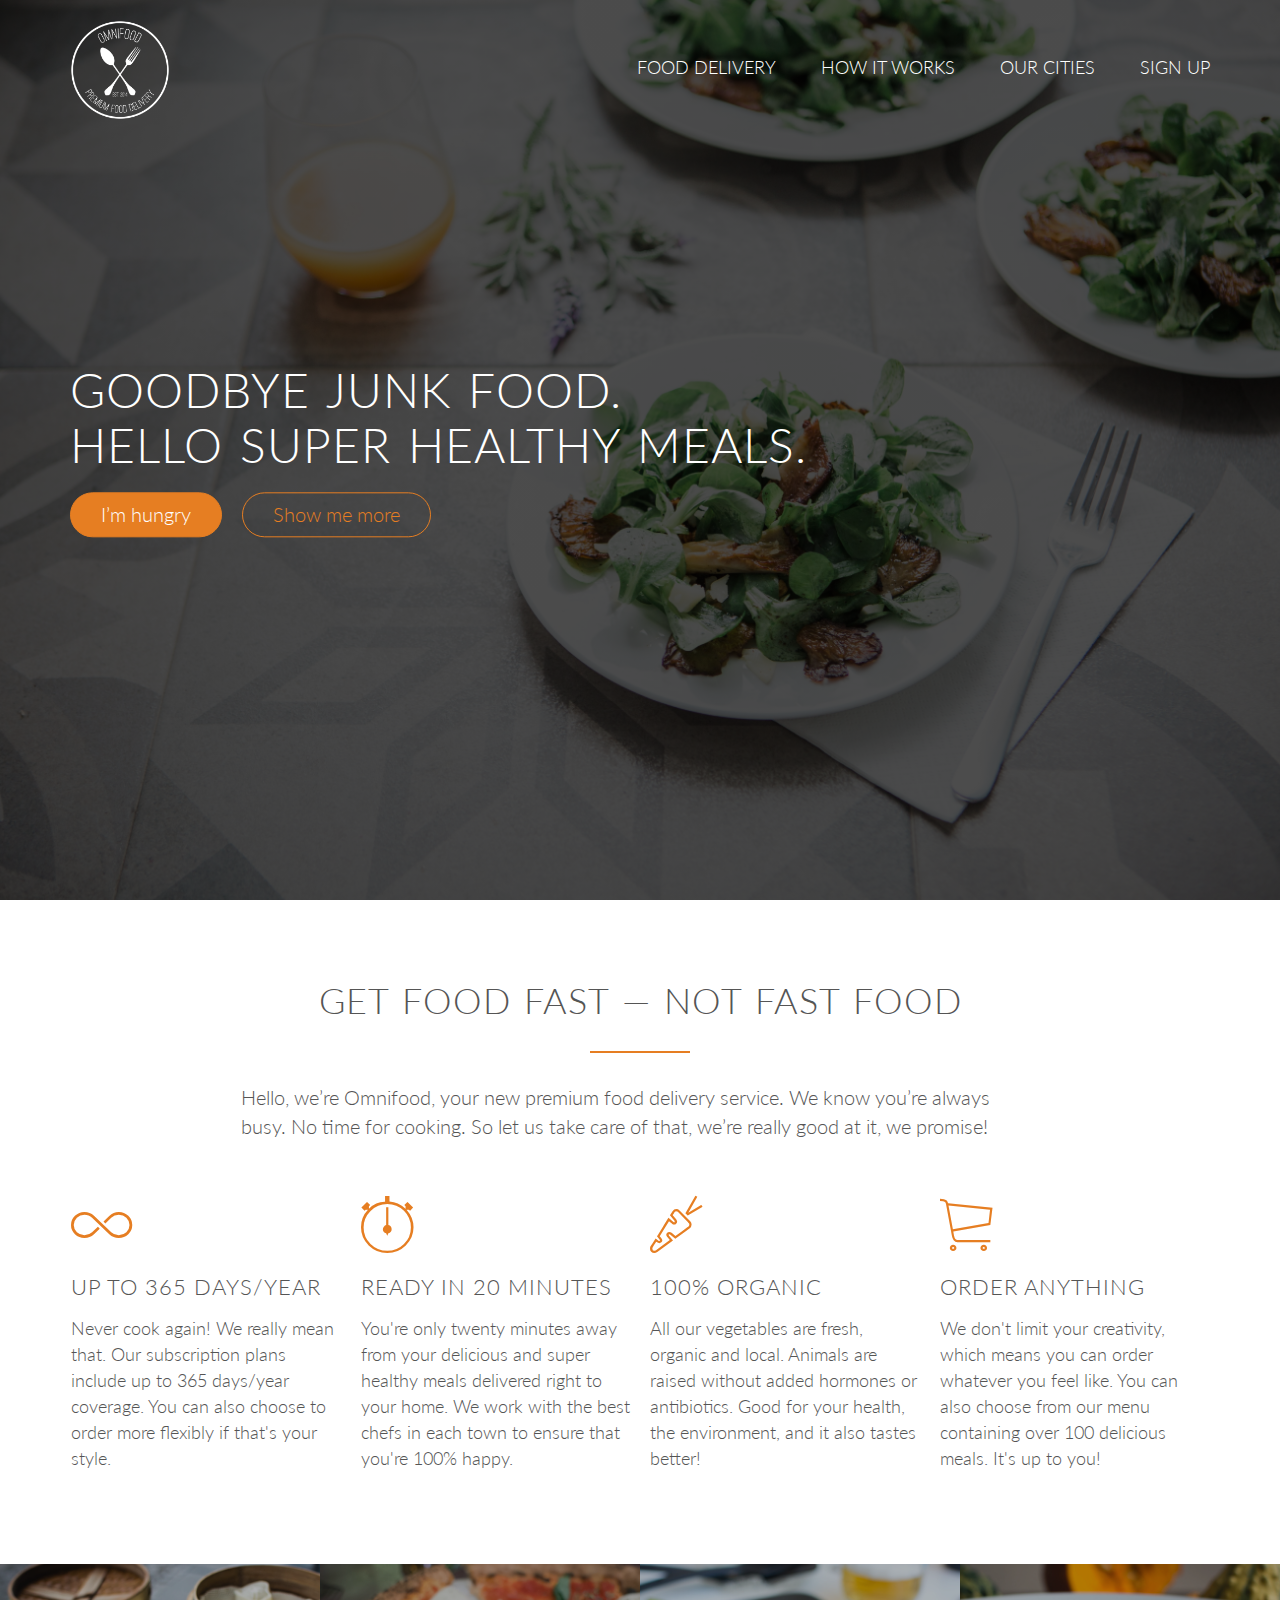
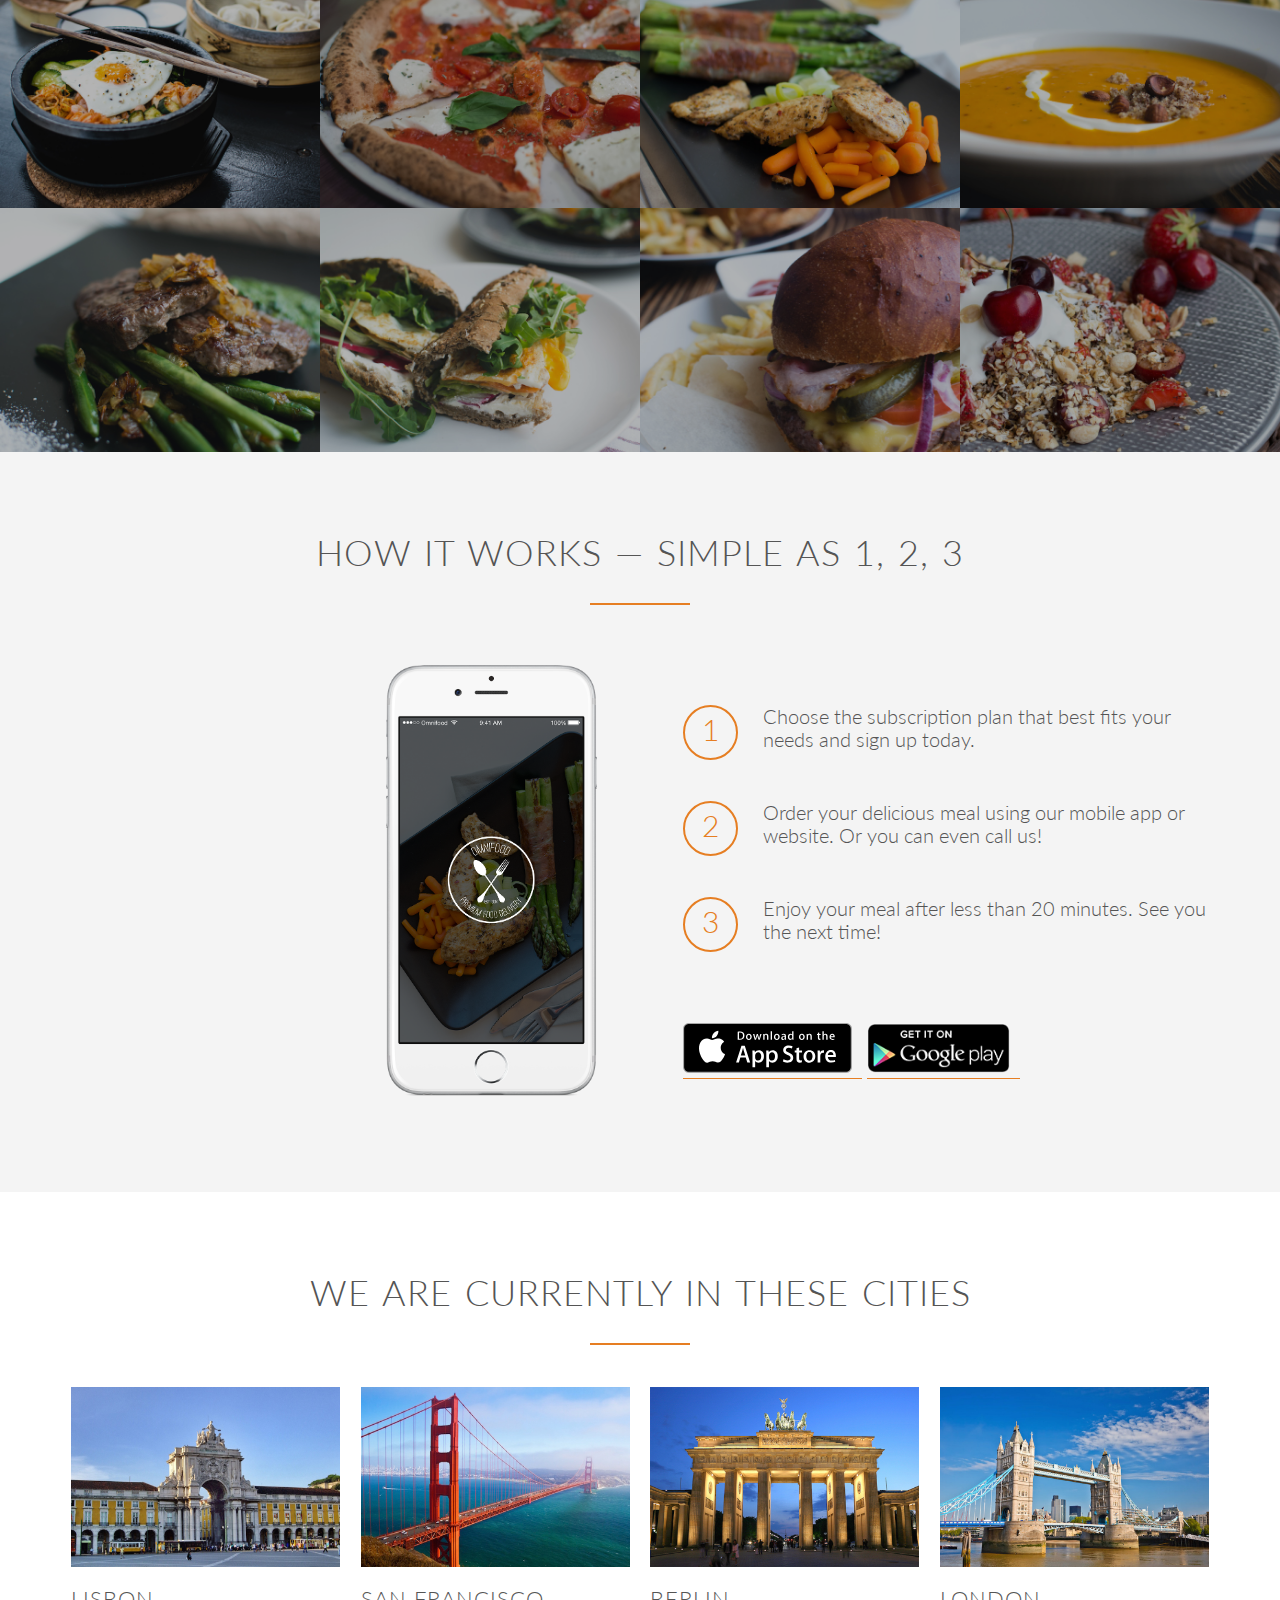
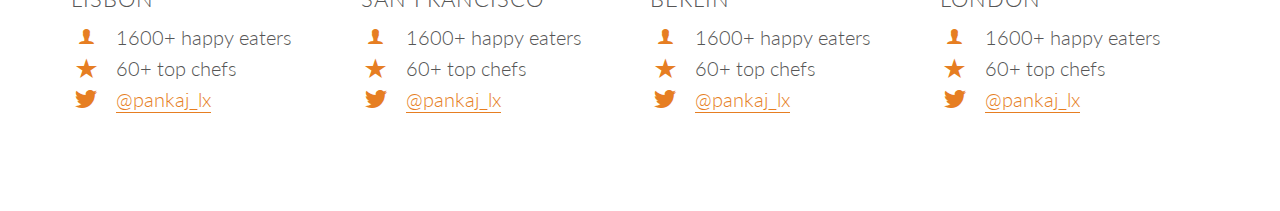
<file: ominifood_branch8/index.html>
<!DOCTYPE html>
<html lang="en">
  <head>
    <meta charset="UTF-8" />
    <meta http-equiv="X-UA-Compatible" content="IE=edge" />
    <meta name="viewport" content="width=device-width, initial-scale=1.0" />
    <title>Omnifood-App</title>
    <link rel="stylesheet" href="vendors/css/normalize.css" />
    <link rel="stylesheet" href="vendors/css/grid.css" />
    <link rel="stylesheet" href="vendors/css/ionicons.min.css" />
    <link rel="stylesheet" href="resources/css/style.css" />
    <link rel="preconnect" href="https://fonts.gstatic.com" crossorigin />
    <link
      href="https://fonts.googleapis.com/css2?family=Lato:ital,wght@0,100;0,300;0,400;1,300&display=swap"
      rel="stylesheet"
    />
  </head>

  <body>
    <!-- HEADER Start -->
    <header>
      <!-- NAVBAR Start-->
      <nav>
        <div class="row">
          <img
            src="resources/img/logo-white.png"
            alt="Omnifood logo"
            class="logo"
          />
          <ul class="main-nav">
            <li><a href="#">Food Delivery</a></li>
            <li><a href="#">How it works</a></li>
            <li><a href="#">Our Cities</a></li>
            <li><a href="#">Sign Up</a></li>
          </ul>
        </div>
      </nav>
      <!-- NAVBAR End-->
      <div class="hero-text-box">
        <h1>Goodbye junk food.<br />Hello super healthy meals.</h1>
        <a href="#" class="btn btn-full">I’m hungry </a>
        <a href="#" class="btn btn-ghost">Show me more </a>
      </div>
    </header>
    <!-- HEADER End -->
    <!-- SECTION-FEATURE Start-->
    <section class="section-features">
      <div class="row">
        <h2>Get food fast &mdash; not fast food</h2>
        <p class="long-copy">
          Hello, we’re Omnifood, your new premium food delivery service. We know
          you’re always busy. No time for cooking. So let us take care of that,
          we’re really good at it, we promise!
        </p>
      </div>
      <div class="row">
        <div class="col span-1-of-4 box">
          <i class="ion-ios-infinite-outline icon-big"></i>
          <h3>Up to 365 days/year</h3>
          <p>
            Never cook again! We really mean that. Our subscription plans
            include up to 365 days/year coverage. You can also choose to order
            more flexibly if that's your style.
          </p>
        </div>
        <div class="col span-1-of-4 box">
          <i class="ion-ios-stopwatch-outline icon-big"></i>
          <h3>Ready in 20 minutes</h3>
          <p>
            You're only twenty minutes away from your delicious and super
            healthy meals delivered right to your home. We work with the best
            chefs in each town to ensure that you're 100% happy.
          </p>
        </div>
        <div class="col span-1-of-4 box">
          <i class="ion-ios-nutrition-outline icon-big"></i>
          <h3>100% organic</h3>
          <p>
            All our vegetables are fresh, organic and local. Animals are raised
            without added hormones or antibiotics. Good for your health, the
            environment, and it also tastes better!
          </p>
        </div>
        <div class="col span-1-of-4 box">
          <i class="ion-ios-cart-outline icon-big"></i>
          <h3>Order anything</h3>
          <p>
            We don't limit your creativity, which means you can order whatever
            you feel like. You can also choose from our menu containing over 100
            delicious meals. It's up to you!
          </p>
        </div>
      </div>
    </section>
    <!-- SECTION-FEATURE End-->

    <!--SECTION MEAL Start-->
    <section class="section-meals">
      <ul class="meals-showcase clearfix">
        <li>
          <figure class="meal-photo">
            <img
              src="resources/img/1.jpg"
              alt="Korean bibimbap with egg and vegetables"
            />
          </figure>
        </li>
        <li>
          <figure class="meal-photo">
            <img
              src="resources/img/2.jpg"
              alt="Simple italian pizza with cherry tomatoes"
            />
          </figure>
        </li>
        <li>
          <figure class="meal-photo">
            <img
              src="resources/img/3.jpg"
              alt="Chicken breast steak with vegetables "
            />
          </figure>
        </li>
        <li>
          <figure class="meal-photo">
            <img src="resources/img/4.jpg" alt="Autumn pumpkin soup" />
          </figure>
        </li>
      </ul>
      <ul class="meals-showcase clearfix">
        <li>
          <figure class="meal-photo">
            <img
              src="resources/img/5.jpg"
              alt="Paleo beef steak with vegetables"
            />
          </figure>
        </li>
        <li>
          <figure class="meal-photo">
            <img
              src="resources/img/6.jpg"
              alt="Healthy baguette with egg and vegetables"
            />
          </figure>
        </li>
        <li>
          <figure class="meal-photo">
            <img
              src="resources/img/7.jpg"
              alt="Burger with cheddar and bacon"
            />
          </figure>
        </li>
        <li>
          <figure class="meal-photo">
            <img
              src="resources/img/8.jpg"
              alt="Granola with cherries and strawberries"
            />
          </figure>
        </li>
      </ul>
    </section>
    <!--SECTION MEAL End-->

    <!--SECTION STEPS Start-->
    <section class="section-steps">
      <div class="row">
        <h2>HOW IT WORKS &mdash; SIMPLE AS 1, 2, 3</h2>
      </div>
      <div class="row">
        <div class="col span-1-of-2 step-box">
          <img
            src="resources/img/app-iPhone.png"
            alt="Omnifood app on iphone"
            class="app-screen"
          />
        </div>
        <div class="col span-1-of-2 step-box">
          <div class="work-steps">
            <div>1</div>
            <p>
              Choose the subscription plan that best fits your needs and sign up
              today.
            </p>
          </div>
          <div class="work-steps">
            <div>2</div>
            <p>
              Order your delicious meal using our mobile app or website. Or you
              can even call us!
            </p>
          </div>
          <div class="work-steps">
            <div>3</div>
            <p>
              Enjoy your meal after less than 20 minutes. See you the next time!
            </p>
          </div>
          <a href="#" class="btn-app"
            ><img src="resources/img/download-app.svg" alt="app store button"
          /></a>
          <a href="#" class="btn-app"
            ><img
              src="resources/img/download-app-android.png"
              alt="app store button"
          /></a>
        </div>
      </div>
    </section>
    <!--SECTION STEPS End-->

    <!--SECTION CITIES Start-->
    <section class="section-cities">
      <div class="row">
        <h2>WE ARE CURRENTLY IN THESE CITIES</h2>
      </div>
      <div class="row">
        <div class="col span-1-of-4 box">
          <img src="resources/img/lisbon-3.jpg" alt="Lisbon City" />
          <h3>Lisbon</h3>
          <div class="city-feature">
            <i class="ion-ios-person icon-small"></i> 1600+ happy eaters
          </div>
          <div class="city-feature">
            <i class="ion-ios-star icon-small"></i> 60+ top chefs
          </div>
          <div class="city-feature">
            <i class="ion-social-twitter icon-small"></i>
            <a href="#">@pankaj_lx</a>
          </div>
        </div>
        <div class="col span-1-of-4 box">
          <img src="resources/img/san-francisco.jpg" alt="San francisco" />
          <h3>San francisco</h3>
          <div class="city-feature">
            <i class="ion-ios-person icon-small"></i> 1600+ happy eaters
          </div>
          <div class="city-feature">
            <i class="ion-ios-star icon-small"></i> 60+ top chefs
          </div>
          <div class="city-feature">
            <i class="ion-social-twitter icon-small"></i>
            <a href="#">@pankaj_lx</a>
          </div>
        </div>
        <div class="col span-1-of-4 box">
          <img src="resources/img/berlin.jpg" alt="Berlin" />
          <h3>Berlin</h3>
          <div class="city-feature">
            <i class="ion-ios-person icon-small"></i> 1600+ happy eaters
          </div>
          <div class="city-feature">
            <i class="ion-ios-star icon-small"></i> 60+ top chefs
          </div>
          <div class="city-feature">
            <i class="ion-social-twitter icon-small"></i>
            <a href="#">@pankaj_lx</a>
          </div>
        </div>
        <div class="col span-1-of-4 box">
          <img src="resources/img/london.jpg" alt="London" />
          <h3>London</h3>
          <div class="city-feature">
            <i class="ion-ios-person icon-small"></i> 1600+ happy eaters
          </div>
          <div class="city-feature">
            <i class="ion-ios-star icon-small"></i> 60+ top chefs
          </div>
          <div class="city-feature">
            <i class="ion-social-twitter icon-small"></i>
            <a href="#">@pankaj_lx</a>
          </div>
        </div>
      </div>
    </section>
    <!--SECTION CITIES End-->
  </body>
</html>
</file>
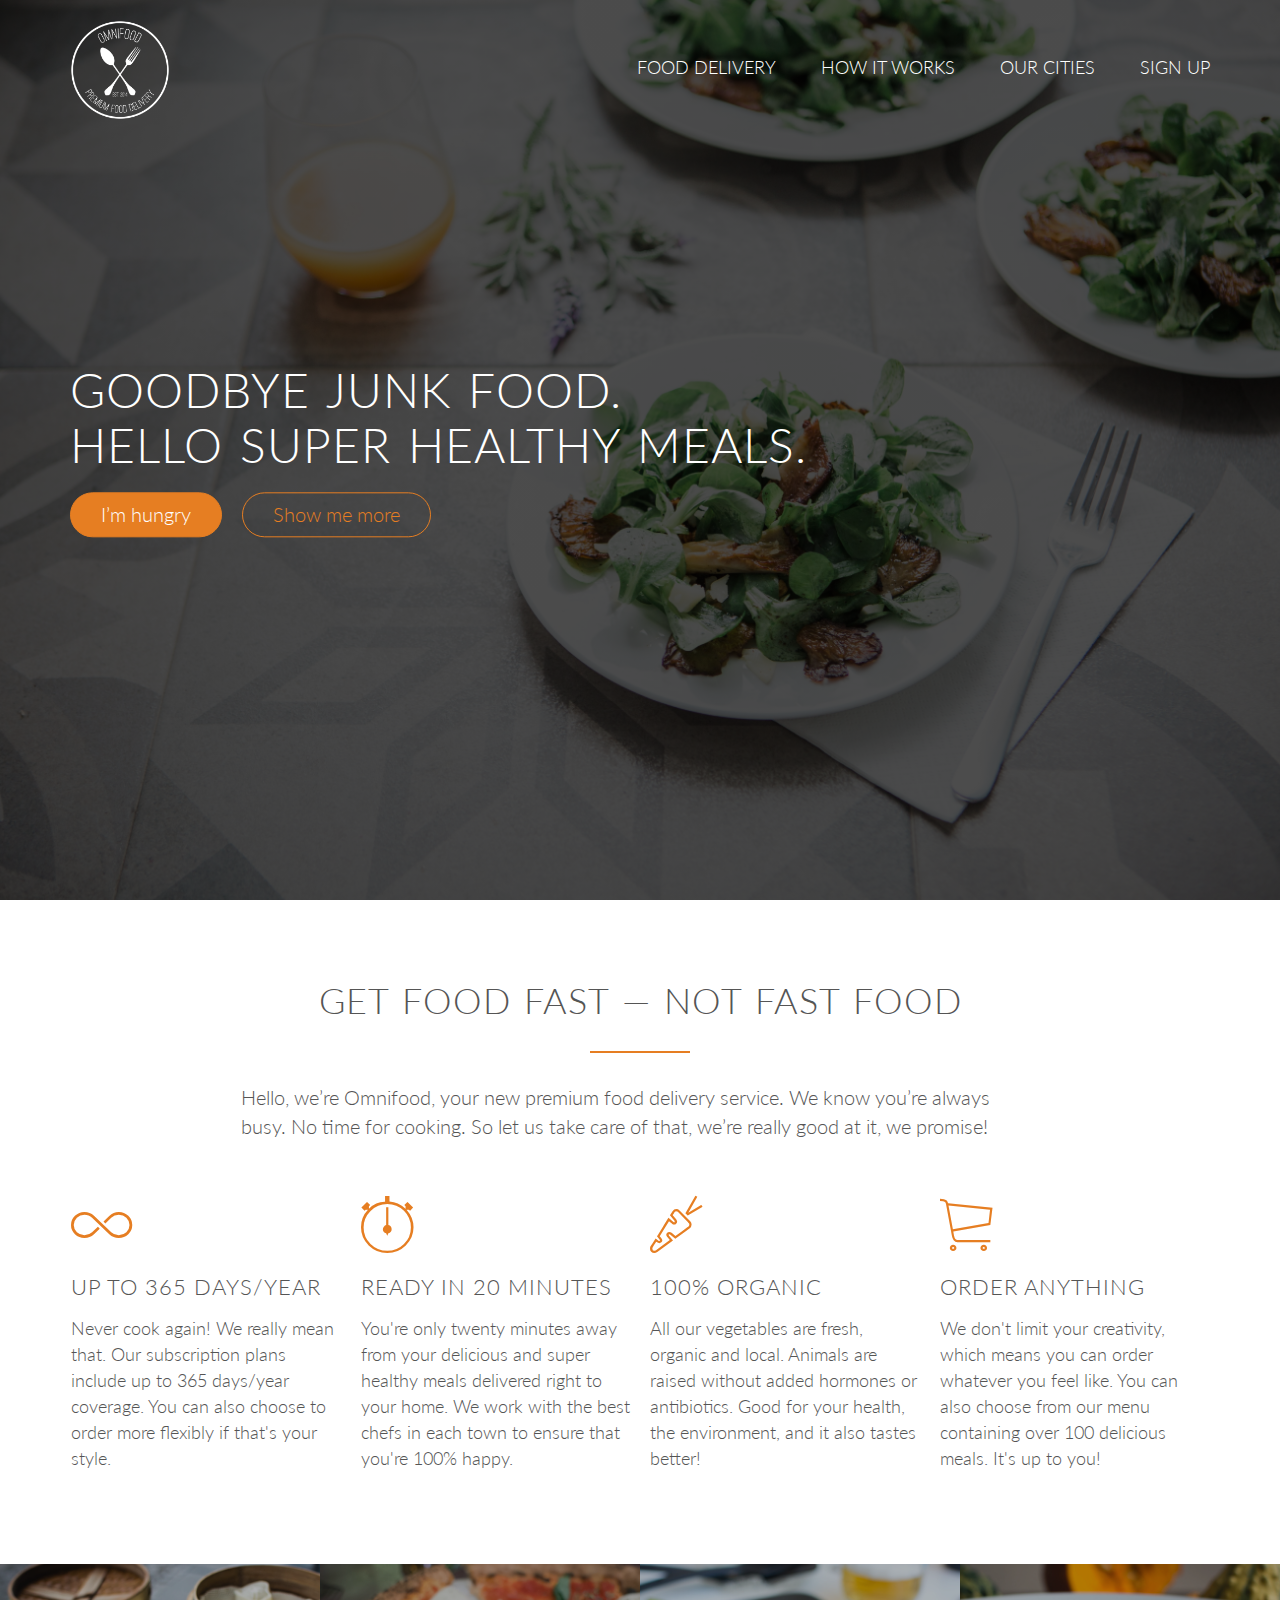
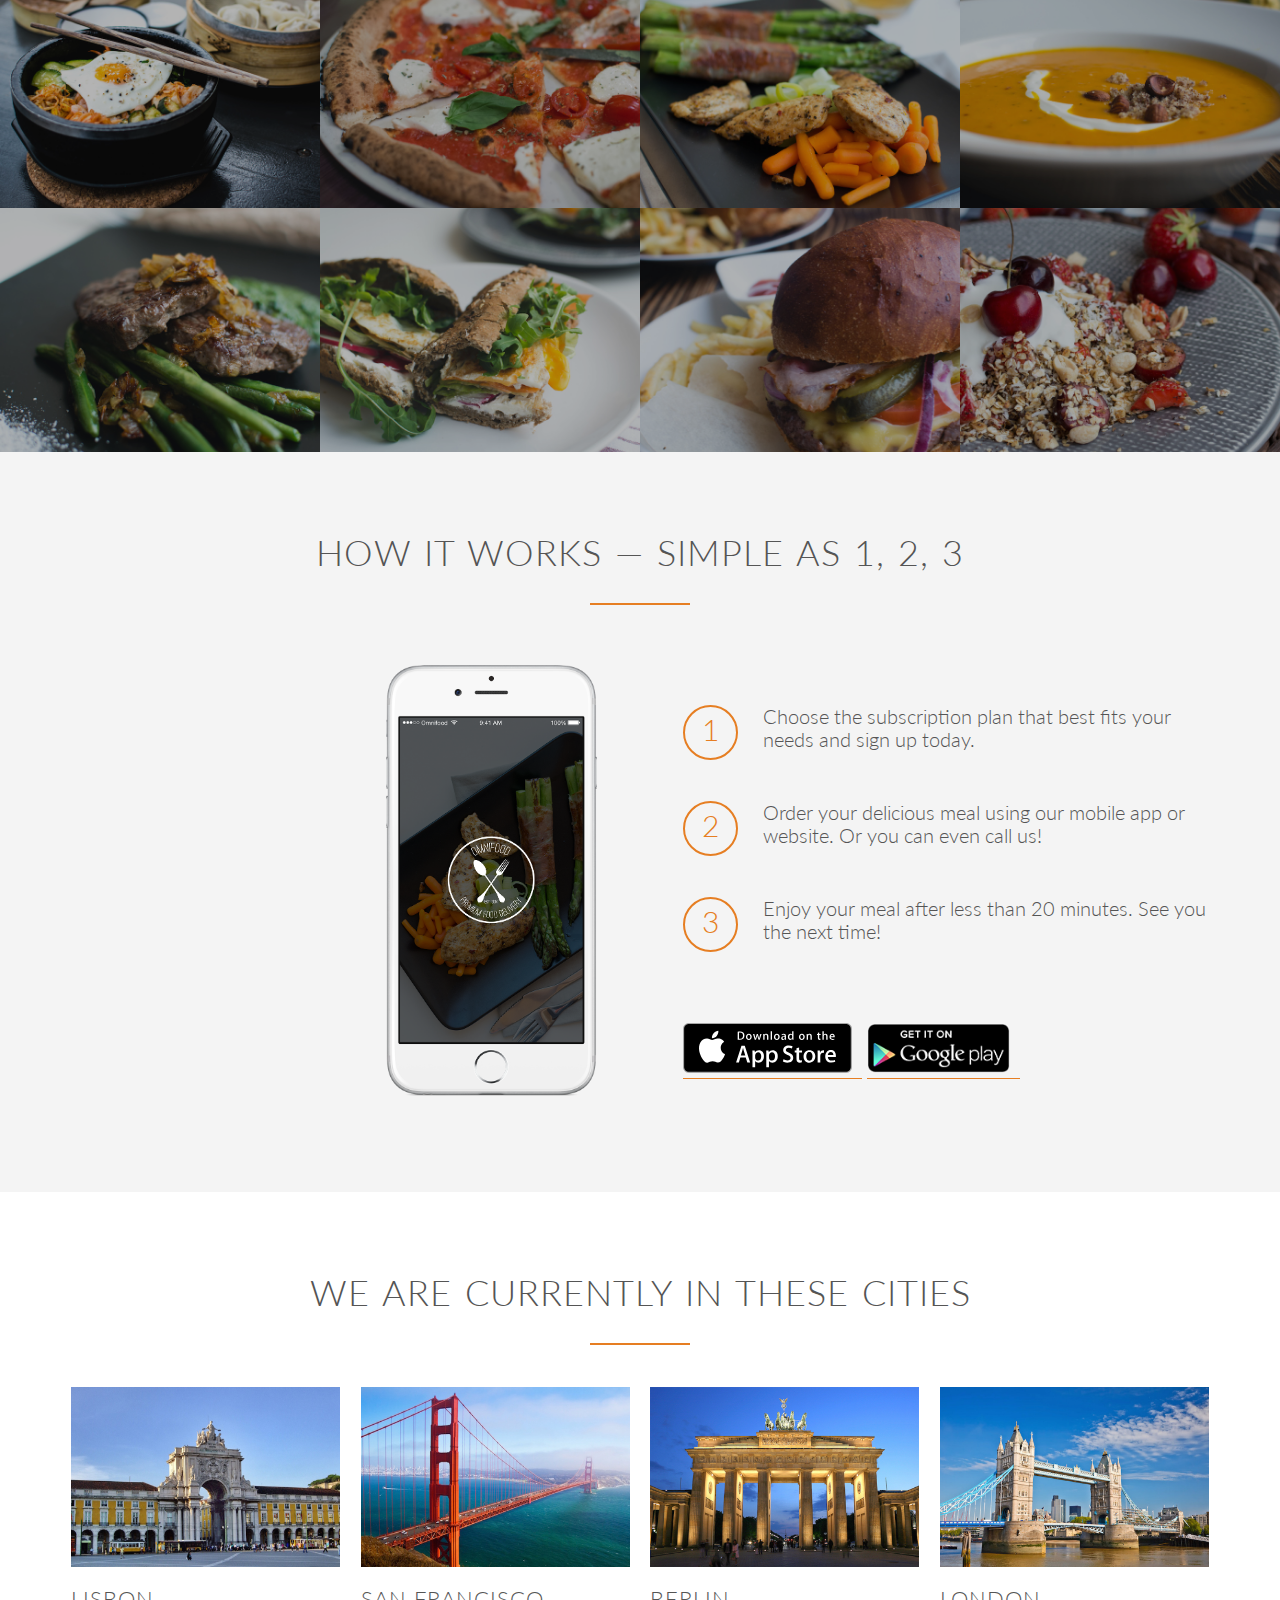
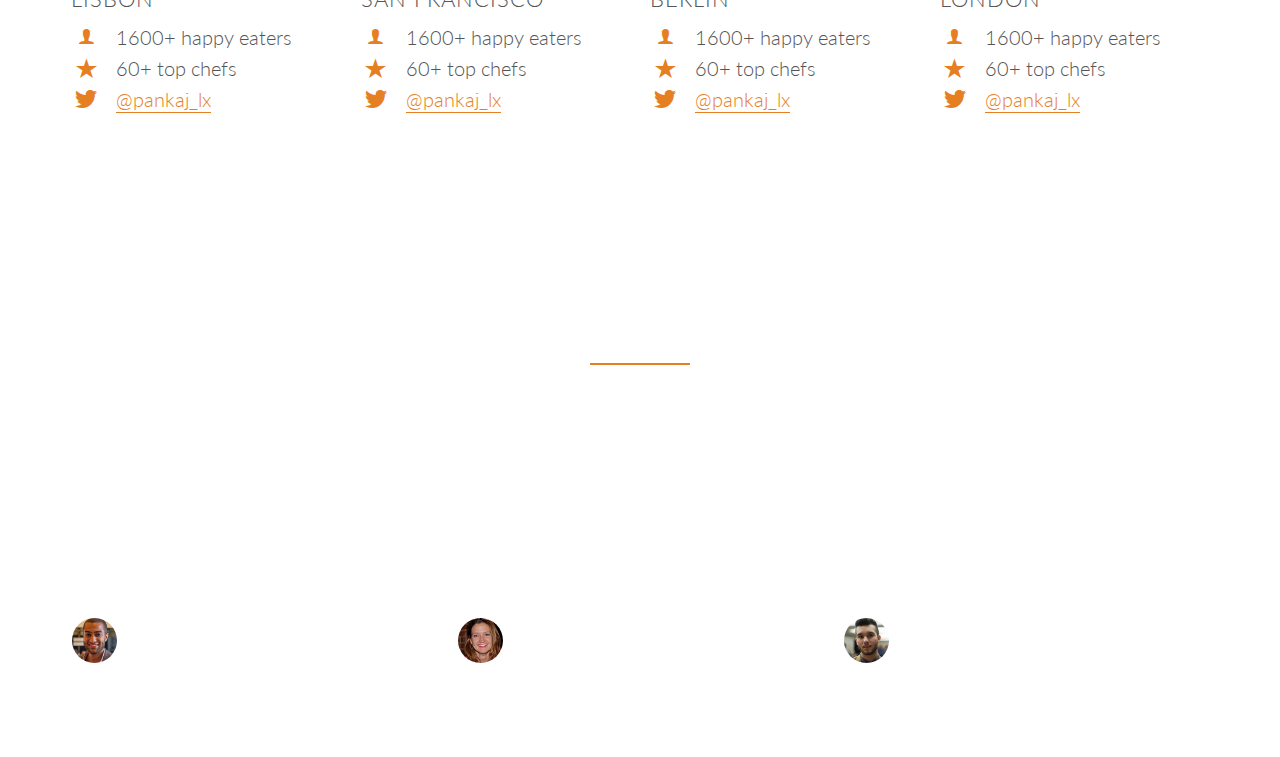
<file: ominifood_branch9/index.html>
<!DOCTYPE html>
<html lang="en">
  <head>
    <meta charset="UTF-8" />
    <meta http-equiv="X-UA-Compatible" content="IE=edge" />
    <meta name="viewport" content="width=device-width, initial-scale=1.0" />
    <title>Omnifood-App</title>
    <link rel="stylesheet" href="vendors/css/normalize.css" />
    <link rel="stylesheet" href="vendors/css/grid.css" />
    <link rel="stylesheet" href="vendors/css/ionicons.min.css" />
    <link rel="stylesheet" href="resources/css/style.css" />
    <link rel="preconnect" href="https://fonts.gstatic.com" crossorigin />
    <link
      href="https://fonts.googleapis.com/css2?family=Lato:ital,wght@0,100;0,300;0,400;1,300&display=swap"
      rel="stylesheet"
    />
  </head>

  <body>
    <!-- HEADER Start -->
    <header>
      <!-- NAVBAR Start-->
      <nav>
        <div class="row">
          <img
            src="resources/img/logo-white.png"
            alt="Omnifood logo"
            class="logo"
          />
          <ul class="main-nav">
            <li><a href="#">Food Delivery</a></li>
            <li><a href="#">How it works</a></li>
            <li><a href="#">Our Cities</a></li>
            <li><a href="#">Sign Up</a></li>
          </ul>
        </div>
      </nav>
      <!-- NAVBAR End-->
      <div class="hero-text-box">
        <h1>Goodbye junk food.<br />Hello super healthy meals.</h1>
        <a href="#" class="btn btn-full">I’m hungry </a>
        <a href="#" class="btn btn-ghost">Show me more </a>
      </div>
    </header>
    <!-- HEADER End -->
    <!-- SECTION-FEATURE Start-->
    <section class="section-features">
      <div class="row">
        <h2>Get food fast &mdash; not fast food</h2>
        <p class="long-copy">
          Hello, we’re Omnifood, your new premium food delivery service. We know
          you’re always busy. No time for cooking. So let us take care of that,
          we’re really good at it, we promise!
        </p>
      </div>
      <div class="row">
        <div class="col span-1-of-4 box">
          <i class="ion-ios-infinite-outline icon-big"></i>
          <h3>Up to 365 days/year</h3>
          <p>
            Never cook again! We really mean that. Our subscription plans
            include up to 365 days/year coverage. You can also choose to order
            more flexibly if that's your style.
          </p>
        </div>
        <div class="col span-1-of-4 box">
          <i class="ion-ios-stopwatch-outline icon-big"></i>
          <h3>Ready in 20 minutes</h3>
          <p>
            You're only twenty minutes away from your delicious and super
            healthy meals delivered right to your home. We work with the best
            chefs in each town to ensure that you're 100% happy.
          </p>
        </div>
        <div class="col span-1-of-4 box">
          <i class="ion-ios-nutrition-outline icon-big"></i>
          <h3>100% organic</h3>
          <p>
            All our vegetables are fresh, organic and local. Animals are raised
            without added hormones or antibiotics. Good for your health, the
            environment, and it also tastes better!
          </p>
        </div>
        <div class="col span-1-of-4 box">
          <i class="ion-ios-cart-outline icon-big"></i>
          <h3>Order anything</h3>
          <p>
            We don't limit your creativity, which means you can order whatever
            you feel like. You can also choose from our menu containing over 100
            delicious meals. It's up to you!
          </p>
        </div>
      </div>
    </section>
    <!-- SECTION-FEATURE End-->

    <!--SECTION MEAL Start-->
    <section class="section-meals">
      <ul class="meals-showcase clearfix">
        <li>
          <figure class="meal-photo">
            <img
              src="resources/img/1.jpg"
              alt="Korean bibimbap with egg and vegetables"
            />
          </figure>
        </li>
        <li>
          <figure class="meal-photo">
            <img
              src="resources/img/2.jpg"
              alt="Simple italian pizza with cherry tomatoes"
            />
          </figure>
        </li>
        <li>
          <figure class="meal-photo">
            <img
              src="resources/img/3.jpg"
              alt="Chicken breast steak with vegetables "
            />
          </figure>
        </li>
        <li>
          <figure class="meal-photo">
            <img src="resources/img/4.jpg" alt="Autumn pumpkin soup" />
          </figure>
        </li>
      </ul>
      <ul class="meals-showcase clearfix">
        <li>
          <figure class="meal-photo">
            <img
              src="resources/img/5.jpg"
              alt="Paleo beef steak with vegetables"
            />
          </figure>
        </li>
        <li>
          <figure class="meal-photo">
            <img
              src="resources/img/6.jpg"
              alt="Healthy baguette with egg and vegetables"
            />
          </figure>
        </li>
        <li>
          <figure class="meal-photo">
            <img
              src="resources/img/7.jpg"
              alt="Burger with cheddar and bacon"
            />
          </figure>
        </li>
        <li>
          <figure class="meal-photo">
            <img
              src="resources/img/8.jpg"
              alt="Granola with cherries and strawberries"
            />
          </figure>
        </li>
      </ul>
    </section>
    <!--SECTION MEAL End-->

    <!--SECTION STEPS Start-->
    <section class="section-steps">
      <div class="row">
        <h2>HOW IT WORKS &mdash; SIMPLE AS 1, 2, 3</h2>
      </div>
      <div class="row">
        <div class="col span-1-of-2 step-box">
          <img
            src="resources/img/app-iPhone.png"
            alt="Omnifood app on iphone"
            class="app-screen"
          />
        </div>
        <div class="col span-1-of-2 step-box">
          <div class="work-steps">
            <div>1</div>
            <p>
              Choose the subscription plan that best fits your needs and sign up
              today.
            </p>
          </div>
          <div class="work-steps">
            <div>2</div>
            <p>
              Order your delicious meal using our mobile app or website. Or you
              can even call us!
            </p>
          </div>
          <div class="work-steps">
            <div>3</div>
            <p>
              Enjoy your meal after less than 20 minutes. See you the next time!
            </p>
          </div>
          <a href="#" class="btn-app"
            ><img src="resources/img/download-app.svg" alt="app store button"
          /></a>
          <a href="#" class="btn-app"
            ><img
              src="resources/img/download-app-android.png"
              alt="app store button"
          /></a>
        </div>
      </div>
    </section>
    <!--SECTION STEPS End-->

    <!--SECTION CITIES Start-->
    <section class="section-cities">
      <div class="row">
        <h2>WE ARE CURRENTLY IN THESE CITIES</h2>
      </div>
      <div class="row">
        <div class="col span-1-of-4 box">
          <img src="resources/img/lisbon-3.jpg" alt="Lisbon City" />
          <h3>Lisbon</h3>
          <div class="city-feature">
            <i class="ion-ios-person icon-small"></i> 1600+ happy eaters
          </div>
          <div class="city-feature">
            <i class="ion-ios-star icon-small"></i> 60+ top chefs
          </div>
          <div class="city-feature">
            <i class="ion-social-twitter icon-small"></i>
            <a href="#">@pankaj_lx</a>
          </div>
        </div>
        <div class="col span-1-of-4 box">
          <img src="resources/img/san-francisco.jpg" alt="San francisco" />
          <h3>San francisco</h3>
          <div class="city-feature">
            <i class="ion-ios-person icon-small"></i> 1600+ happy eaters
          </div>
          <div class="city-feature">
            <i class="ion-ios-star icon-small"></i> 60+ top chefs
          </div>
          <div class="city-feature">
            <i class="ion-social-twitter icon-small"></i>
            <a href="#">@pankaj_lx</a>
          </div>
        </div>
        <div class="col span-1-of-4 box">
          <img src="resources/img/berlin.jpg" alt="Berlin" />
          <h3>Berlin</h3>
          <div class="city-feature">
            <i class="ion-ios-person icon-small"></i> 1600+ happy eaters
          </div>
          <div class="city-feature">
            <i class="ion-ios-star icon-small"></i> 60+ top chefs
          </div>
          <div class="city-feature">
            <i class="ion-social-twitter icon-small"></i>
            <a href="#">@pankaj_lx</a>
          </div>
        </div>
        <div class="col span-1-of-4 box">
          <img src="resources/img/london.jpg" alt="London" />
          <h3>London</h3>
          <div class="city-feature">
            <i class="ion-ios-person icon-small"></i> 1600+ happy eaters
          </div>
          <div class="city-feature">
            <i class="ion-ios-star icon-small"></i> 60+ top chefs
          </div>
          <div class="city-feature">
            <i class="ion-social-twitter icon-small"></i>
            <a href="#">@pankaj_lx</a>
          </div>
        </div>
      </div>
    </section>
    <!--SECTION CITIES End-->

    <!--SECTION Testimonial Start-->
    <section class="section-testimonial">
      <div class="row">
        <h2>Our Customer's can't live without us</h2>
      </div>
      <div class="row">
        <div class="col span-1-of-3">
          <blockquote>
            Omnifood is just awesome! I just launched a startup which leaves me
            with no time for cooking, so Omnifood is a life-saver. Now that I
            got used to it, I couldn't live without my daily meals!
            <cite
              ><img
                src="resources/img/customer-1.jpg"
                alt="Customer 1"
              />Alberto Duncan</cite
            >
          </blockquote>
        </div>
        <div class="col span-1-of-3">
          <blockquote>
            Inexpensive, healthy and great-tasting meals, delivered right to my
            home. We have lots of food delivery here in Lisbon, but no one comes
            even close to Omifood. Me and my family are so in love!
            <cite
              ><img src="resources/img/customer-2.jpg" alt="Customer 2" />Joana
              Silva</cite
            >
          </blockquote>
        </div>
        <div class="col span-1-of-3">
          <blockquote>
            I was looking for a quick and easy food delivery service in San
            Franciso. I tried a lot of them and ended up with Omnifood. Best
            food delivery service in the Bay Area. Keep up the great work!
            <cite
              ><img src="resources/img/customer-3.jpg" alt="Customer 3" />Milton
              Chapman</cite
            >
          </blockquote>
        </div>
      </div>
    </section>
    <!--SECTION Testimonial End-->
  </body>
</html>
</file>
<file: ominifood_branch1/vendors/css/grid.css>
/*  SECTIONS  ============================================================================= */

.section {
  clear: both;
  padding: 0px;
  margin: 0px;
}

/*  GROUPING  ============================================================================= */

.row {
  zoom: 1; /* For IE 6/7 (trigger hasLayout) */
}

.row:before,
.row:after {
  content: "";
  display: table;
}
.row:after {
  clear: both;
}

/*  GRID COLUMN SETUP   ==================================================================== */

.col {
  display: block;
  float: left;
  margin: 1% 0 1% 1.6%;
}

.col:first-child {
  margin-left: 0;
} /* all browsers except IE6 and lower */

/*  REMOVE MARGINS AS ALL GO FULL WIDTH AT 480 PIXELS */

@media only screen and (max-width: 480px) {
  .col {
    /*margin: 1% 0 1% 0%;*/
    margin: 0;
  }
}

/*  GRID OF TWO   ============================================================================= */

.span-2-of-2 {
  width: 100%;
}

.span-1-of-2 {
  width: 49.2%;
}

/*  GO FULL WIDTH AT LESS THAN 480 PIXELS */

@media only screen and (max-width: 480px) {
  .span-2-of-2 {
    width: 100%;
  }
  .span-1-of-2 {
    width: 100%;
  }
}

/*  GRID OF THREE   ============================================================================= */

.span-3-of-3 {
  width: 100%;
}

.span-2-of-3 {
  width: 66.13%;
}

.span-1-of-3 {
  width: 32.26%;
}

/*  GO FULL WIDTH AT LESS THAN 480 PIXELS */

@media only screen and (max-width: 480px) {
  .span-3-of-3 {
    width: 100%;
  }
  .span-2-of-3 {
    width: 100%;
  }
  .span-1-of-3 {
    width: 100%;
  }
}

/*  GRID OF FOUR   ============================================================================= */

.span-4-of-4 {
  width: 100%;
}

.span-3-of-4 {
  width: 74.6%;
}

.span-2-of-4 {
  width: 49.2%;
}

.span-1-of-4 {
  width: 23.8%;
}

/*  GO FULL WIDTH AT LESS THAN 480 PIXELS */

@media only screen and (max-width: 480px) {
  .span-4-of-4 {
    width: 100%;
  }
  .span-3-of-4 {
    width: 100%;
  }
  .span-2-of-4 {
    width: 100%;
  }
  .span-1-of-4 {
    width: 100%;
  }
}

/*  GRID OF FIVE   ============================================================================= */

.span-5-of-5 {
  width: 100%;
}

.span-4-of-5 {
  width: 79.68%;
}

.span-3-of-5 {
  width: 59.36%;
}

.span-2-of-5 {
  width: 39.04%;
}

.span-1-of-5 {
  width: 18.72%;
}

/*  GO FULL WIDTH AT LESS THAN 480 PIXELS */

@media only screen and (max-width: 480px) {
  .span-5-of-5 {
    width: 100%;
  }
  .span-4-of-5 {
    width: 100%;
  }
  .span-3-of-5 {
    width: 100%;
  }
  .span-2-of-5 {
    width: 100%;
  }
  .span-1-of-5 {
    width: 100%;
  }
}

/*  GRID OF SIX   ============================================================================= */

.span-6-of-6 {
  width: 100%;
}

.span-5-of-6 {
  width: 83.06%;
}

.span-4-of-6 {
  width: 66.13%;
}

.span-3-of-6 {
  width: 49.2%;
}

.span-2-of-6 {
  width: 32.26%;
}

.span-1-of-6 {
  width: 15.33%;
}

/*  GO FULL WIDTH AT LESS THAN 480 PIXELS */

@media only screen and (max-width: 480px) {
  .span-6-of-6 {
    width: 100%;
  }
  .span-5-of-6 {
    width: 100%;
  }
  .span-4-of-6 {
    width: 100%;
  }
  .span-3-of-6 {
    width: 100%;
  }
  .span-2-of-6 {
    width: 100%;
  }
  .span-1-of-6 {
    width: 100%;
  }
}

/*  GRID OF SEVEN   ============================================================================= */

.span-7-of-7 {
  width: 100%;
}

.span-6-of-7 {
  width: 85.48%;
}

.span-5-of-7 {
  width: 70.97%;
}

.span-4-of-7 {
  width: 56.45%;
}

.span-3-of-7 {
  width: 41.94%;
}

.span-2-of-7 {
  width: 27.42%;
}

.span-1-of-7 {
  width: 12.91%;
}

/*  GO FULL WIDTH AT LESS THAN 480 PIXELS */

@media only screen and (max-width: 480px) {
  .span-7-of-7 {
    width: 100%;
  }
  .span-6-of-7 {
    width: 100%;
  }
  .span-5-of-7 {
    width: 100%;
  }
  .span-4-of-7 {
    width: 100%;
  }
  .span-3-of-7 {
    width: 100%;
  }
  .span-2-of-7 {
    width: 100%;
  }
  .span-1-of-7 {
    width: 100%;
  }
}

/*  GRID OF EIGHT   ============================================================================= */

.span-8-of-8 {
  width: 100%;
}

.span-7-of-8 {
  width: 87.3%;
}

.span-6-of-8 {
  width: 74.6%;
}

.span-5-of-8 {
  width: 61.9%;
}

.span-4-of-8 {
  width: 49.2%;
}

.span-3-of-8 {
  width: 36.5%;
}

.span-2-of-8 {
  width: 23.8%;
}

.span-1-of-8 {
  width: 11.1%;
}

/*  GO FULL WIDTH AT LESS THAN 480 PIXELS */

@media only screen and (max-width: 480px) {
  .span-8-of-8 {
    width: 100%;
  }
  .span-7-of-8 {
    width: 100%;
  }
  .span-6-of-8 {
    width: 100%;
  }
  .span-5-of-8 {
    width: 100%;
  }
  .span-4-of-8 {
    width: 100%;
  }
  .span-3-of-8 {
    width: 100%;
  }
  .span-2-of-8 {
    width: 100%;
  }
  .span-1-of-8 {
    width: 100%;
  }
}

/*  GRID OF NINE   ============================================================================= */

.span-9-of-9 {
  width: 100%;
}

.span-8-of-9 {
  width: 88.71%;
}

.span-7-of-9 {
  width: 77.42%;
}

.span-6-of-9 {
  width: 66.13%;
}

.span-5-of-9 {
  width: 54.84%;
}

.span-4-of-9 {
  width: 43.55%;
}

.span-3-of-9 {
  width: 32.26%;
}

.span-2-of-9 {
  width: 20.97%;
}

.span-1-of-9 {
  width: 9.68%;
}

/*  GO FULL WIDTH AT LESS THAN 480 PIXELS */

@media only screen and (max-width: 480px) {
  .span-9-of-9 {
    width: 100%;
  }
  .span-8-of-9 {
    width: 100%;
  }
  .span-7-of-9 {
    width: 100%;
  }
  .span-6-of-9 {
    width: 100%;
  }
  .span-5-of-9 {
    width: 100%;
  }
  .span-4-of-9 {
    width: 100%;
  }
  .span-3-of-9 {
    width: 100%;
  }
  .span-2-of-9 {
    width: 100%;
  }
  .span-1-of-9 {
    width: 100%;
  }
}

/*  GRID OF TEN   ============================================================================= */

.span-10-of-10 {
  width: 100%;
}

.span-9-of-10 {
  width: 89.84%;
}

.span-8-of-10 {
  width: 79.68%;
}

.span-7-of-10 {
  width: 69.52%;
}

.span-6-of-10 {
  width: 59.36%;
}

.span-5-of-10 {
  width: 49.2%;
}

.span-4-of-10 {
  width: 39.04%;
}

.span-3-of-10 {
  width: 28.88%;
}

.span-2-of-10 {
  width: 18.72%;
}

.span-1-of-10 {
  width: 8.56%;
}

/*  GO FULL WIDTH AT LESS THAN 480 PIXELS */

@media only screen and (max-width: 480px) {
  .span-10-of-10 {
    width: 100%;
  }
  .span-9-of-10 {
    width: 100%;
  }
  .span-8-of-10 {
    width: 100%;
  }
  .span-7-of-10 {
    width: 100%;
  }
  .span-6-of-10 {
    width: 100%;
  }
  .span-5-of-10 {
    width: 100%;
  }
  .span-4-of-10 {
    width: 100%;
  }
  .span-3-of-10 {
    width: 100%;
  }
  .span-2-of-10 {
    width: 100%;
  }
  .span-1-of-10 {
    width: 100%;
  }
}

/*  GRID OF ELEVEN   ============================================================================= */

.span-11-of-11 {
  width: 100%;
}

.span-10-of-11 {
  width: 90.76%;
}

.span-9-of-11 {
  width: 81.52%;
}

.span-8-of-11 {
  width: 72.29%;
}

.span-7-of-11 {
  width: 63.05%;
}

.span-6-of-11 {
  width: 53.81%;
}

.span-5-of-11 {
  width: 44.58%;
}

.span-4-of-11 {
  width: 35.34%;
}

.span-3-of-11 {
  width: 26.1%;
}

.span-2-of-11 {
  width: 16.87%;
}

.span-1-of-11 {
  width: 7.63%;
}

/*  GO FULL WIDTH AT LESS THAN 480 PIXELS */

@media only screen and (max-width: 480px) {
  .span-11-of-11 {
    width: 100%;
  }
  .span-10-of-11 {
    width: 100%;
  }
  .span-9-of-11 {
    width: 100%;
  }
  .span-8-of-11 {
    width: 100%;
  }
  .span-7-of-11 {
    width: 100%;
  }
  .span-6-of-11 {
    width: 100%;
  }
  .span-5-of-11 {
    width: 100%;
  }
  .span-4-of-11 {
    width: 100%;
  }
  .span-3-of-11 {
    width: 100%;
  }
  .span-2-of-11 {
    width: 100%;
  }
  .span-1-of-11 {
    width: 100%;
  }
}

/*  GRID OF TWELVE   ============================================================================= */

.span-12-of-12 {
  width: 100%;
}

.span-11-of-12 {
  width: 91.53%;
}

.span-10-of-12 {
  width: 83.06%;
}

.span-9-of-12 {
  width: 74.6%;
}

.span-8-of-12 {
  width: 66.13%;
}

.span-7-of-12 {
  width: 57.66%;
}

.span-6-of-12 {
  width: 49.2%;
}

.span-5-of-12 {
  width: 40.73%;
}

.span-4-of-12 {
  width: 32.26%;
}

.span-3-of-12 {
  width: 23.8%;
}

.span-2-of-12 {
  width: 15.33%;
}

.span-1-of-12 {
  width: 6.86%;
}

/*  GO FULL WIDTH AT LESS THAN 480 PIXELS */

@media only screen and (max-width: 480px) {
  .span-12-of-12 {
    width: 100%;
  }
  .span-11-of-12 {
    width: 100%;
  }
  .span-10-of-12 {
    width: 100%;
  }
  .span-9-of-12 {
    width: 100%;
  }
  .span-8-of-12 {
    width: 100%;
  }
  .span-7-of-12 {
    width: 100%;
  }
  .span-6-of-12 {
    width: 100%;
  }
  .span-5-of-12 {
    width: 100%;
  }
  .span-4-of-12 {
    width: 100%;
  }
  .span-3-of-12 {
    width: 100%;
  }
  .span-2-of-12 {
    width: 100%;
  }
  .span-1-of-12 {
    width: 100%;
  }
}
</file>
<file: ominifood_branch1/resources/css/style.css>
* {
  margin: 0;
  padding: 0;
  box-sizing: border-box;
}

html {
  background-color: #fff;
  color: #555;
  font-family: "Lato", "Arial", sans-serif;
  font-weight: 300;
  font-size: 20px;
  text-rendering: optimizeLegibility;
}

.row {
  max-width: 1140px;
  margin: 0 auto;
}
</file>
<file: ominifood_branch10/vendors/css/grid.css>
/*  SECTIONS  ============================================================================= */

.section {
  clear: both;
  padding: 0px;
  margin: 0px;
}

/*  GROUPING  ============================================================================= */

.row {
  zoom: 1; /* For IE 6/7 (trigger hasLayout) */
}

.row:before,
.row:after {
  content: "";
  display: table;
}
.row:after {
  clear: both;
}

/*  GRID COLUMN SETUP   ==================================================================== */

.col {
  display: block;
  float: left;
  margin: 1% 0 1% 1.6%;
}

.col:first-child {
  margin-left: 0;
} /* all browsers except IE6 and lower */

/*  REMOVE MARGINS AS ALL GO FULL WIDTH AT 480 PIXELS */

@media only screen and (max-width: 480px) {
  .col {
    /*margin: 1% 0 1% 0%;*/
    margin: 0;
  }
}

/*  GRID OF TWO   ============================================================================= */

.span-2-of-2 {
  width: 100%;
}

.span-1-of-2 {
  width: 49.2%;
}

/*  GO FULL WIDTH AT LESS THAN 480 PIXELS */

@media only screen and (max-width: 480px) {
  .span-2-of-2 {
    width: 100%;
  }
  .span-1-of-2 {
    width: 100%;
  }
}

/*  GRID OF THREE   ============================================================================= */

.span-3-of-3 {
  width: 100%;
}

.span-2-of-3 {
  width: 66.13%;
}

.span-1-of-3 {
  width: 32.26%;
}

/*  GO FULL WIDTH AT LESS THAN 480 PIXELS */

@media only screen and (max-width: 480px) {
  .span-3-of-3 {
    width: 100%;
  }
  .span-2-of-3 {
    width: 100%;
  }
  .span-1-of-3 {
    width: 100%;
  }
}

/*  GRID OF FOUR   ============================================================================= */

.span-4-of-4 {
  width: 100%;
}

.span-3-of-4 {
  width: 74.6%;
}

.span-2-of-4 {
  width: 49.2%;
}

.span-1-of-4 {
  width: 23.8%;
}

/*  GO FULL WIDTH AT LESS THAN 480 PIXELS */

@media only screen and (max-width: 480px) {
  .span-4-of-4 {
    width: 100%;
  }
  .span-3-of-4 {
    width: 100%;
  }
  .span-2-of-4 {
    width: 100%;
  }
  .span-1-of-4 {
    width: 100%;
  }
}

/*  GRID OF FIVE   ============================================================================= */

.span-5-of-5 {
  width: 100%;
}

.span-4-of-5 {
  width: 79.68%;
}

.span-3-of-5 {
  width: 59.36%;
}

.span-2-of-5 {
  width: 39.04%;
}

.span-1-of-5 {
  width: 18.72%;
}

/*  GO FULL WIDTH AT LESS THAN 480 PIXELS */

@media only screen and (max-width: 480px) {
  .span-5-of-5 {
    width: 100%;
  }
  .span-4-of-5 {
    width: 100%;
  }
  .span-3-of-5 {
    width: 100%;
  }
  .span-2-of-5 {
    width: 100%;
  }
  .span-1-of-5 {
    width: 100%;
  }
}

/*  GRID OF SIX   ============================================================================= */

.span-6-of-6 {
  width: 100%;
}

.span-5-of-6 {
  width: 83.06%;
}

.span-4-of-6 {
  width: 66.13%;
}

.span-3-of-6 {
  width: 49.2%;
}

.span-2-of-6 {
  width: 32.26%;
}

.span-1-of-6 {
  width: 15.33%;
}

/*  GO FULL WIDTH AT LESS THAN 480 PIXELS */

@media only screen and (max-width: 480px) {
  .span-6-of-6 {
    width: 100%;
  }
  .span-5-of-6 {
    width: 100%;
  }
  .span-4-of-6 {
    width: 100%;
  }
  .span-3-of-6 {
    width: 100%;
  }
  .span-2-of-6 {
    width: 100%;
  }
  .span-1-of-6 {
    width: 100%;
  }
}

/*  GRID OF SEVEN   ============================================================================= */

.span-7-of-7 {
  width: 100%;
}

.span-6-of-7 {
  width: 85.48%;
}

.span-5-of-7 {
  width: 70.97%;
}

.span-4-of-7 {
  width: 56.45%;
}

.span-3-of-7 {
  width: 41.94%;
}

.span-2-of-7 {
  width: 27.42%;
}

.span-1-of-7 {
  width: 12.91%;
}

/*  GO FULL WIDTH AT LESS THAN 480 PIXELS */

@media only screen and (max-width: 480px) {
  .span-7-of-7 {
    width: 100%;
  }
  .span-6-of-7 {
    width: 100%;
  }
  .span-5-of-7 {
    width: 100%;
  }
  .span-4-of-7 {
    width: 100%;
  }
  .span-3-of-7 {
    width: 100%;
  }
  .span-2-of-7 {
    width: 100%;
  }
  .span-1-of-7 {
    width: 100%;
  }
}

/*  GRID OF EIGHT   ============================================================================= */

.span-8-of-8 {
  width: 100%;
}

.span-7-of-8 {
  width: 87.3%;
}

.span-6-of-8 {
  width: 74.6%;
}

.span-5-of-8 {
  width: 61.9%;
}

.span-4-of-8 {
  width: 49.2%;
}

.span-3-of-8 {
  width: 36.5%;
}

.span-2-of-8 {
  width: 23.8%;
}

.span-1-of-8 {
  width: 11.1%;
}

/*  GO FULL WIDTH AT LESS THAN 480 PIXELS */

@media only screen and (max-width: 480px) {
  .span-8-of-8 {
    width: 100%;
  }
  .span-7-of-8 {
    width: 100%;
  }
  .span-6-of-8 {
    width: 100%;
  }
  .span-5-of-8 {
    width: 100%;
  }
  .span-4-of-8 {
    width: 100%;
  }
  .span-3-of-8 {
    width: 100%;
  }
  .span-2-of-8 {
    width: 100%;
  }
  .span-1-of-8 {
    width: 100%;
  }
}

/*  GRID OF NINE   ============================================================================= */

.span-9-of-9 {
  width: 100%;
}

.span-8-of-9 {
  width: 88.71%;
}

.span-7-of-9 {
  width: 77.42%;
}

.span-6-of-9 {
  width: 66.13%;
}

.span-5-of-9 {
  width: 54.84%;
}

.span-4-of-9 {
  width: 43.55%;
}

.span-3-of-9 {
  width: 32.26%;
}

.span-2-of-9 {
  width: 20.97%;
}

.span-1-of-9 {
  width: 9.68%;
}

/*  GO FULL WIDTH AT LESS THAN 480 PIXELS */

@media only screen and (max-width: 480px) {
  .span-9-of-9 {
    width: 100%;
  }
  .span-8-of-9 {
    width: 100%;
  }
  .span-7-of-9 {
    width: 100%;
  }
  .span-6-of-9 {
    width: 100%;
  }
  .span-5-of-9 {
    width: 100%;
  }
  .span-4-of-9 {
    width: 100%;
  }
  .span-3-of-9 {
    width: 100%;
  }
  .span-2-of-9 {
    width: 100%;
  }
  .span-1-of-9 {
    width: 100%;
  }
}

/*  GRID OF TEN   ============================================================================= */

.span-10-of-10 {
  width: 100%;
}

.span-9-of-10 {
  width: 89.84%;
}

.span-8-of-10 {
  width: 79.68%;
}

.span-7-of-10 {
  width: 69.52%;
}

.span-6-of-10 {
  width: 59.36%;
}

.span-5-of-10 {
  width: 49.2%;
}

.span-4-of-10 {
  width: 39.04%;
}

.span-3-of-10 {
  width: 28.88%;
}

.span-2-of-10 {
  width: 18.72%;
}

.span-1-of-10 {
  width: 8.56%;
}

/*  GO FULL WIDTH AT LESS THAN 480 PIXELS */

@media only screen and (max-width: 480px) {
  .span-10-of-10 {
    width: 100%;
  }
  .span-9-of-10 {
    width: 100%;
  }
  .span-8-of-10 {
    width: 100%;
  }
  .span-7-of-10 {
    width: 100%;
  }
  .span-6-of-10 {
    width: 100%;
  }
  .span-5-of-10 {
    width: 100%;
  }
  .span-4-of-10 {
    width: 100%;
  }
  .span-3-of-10 {
    width: 100%;
  }
  .span-2-of-10 {
    width: 100%;
  }
  .span-1-of-10 {
    width: 100%;
  }
}

/*  GRID OF ELEVEN   ============================================================================= */

.span-11-of-11 {
  width: 100%;
}

.span-10-of-11 {
  width: 90.76%;
}

.span-9-of-11 {
  width: 81.52%;
}

.span-8-of-11 {
  width: 72.29%;
}

.span-7-of-11 {
  width: 63.05%;
}

.span-6-of-11 {
  width: 53.81%;
}

.span-5-of-11 {
  width: 44.58%;
}

.span-4-of-11 {
  width: 35.34%;
}

.span-3-of-11 {
  width: 26.1%;
}

.span-2-of-11 {
  width: 16.87%;
}

.span-1-of-11 {
  width: 7.63%;
}

/*  GO FULL WIDTH AT LESS THAN 480 PIXELS */

@media only screen and (max-width: 480px) {
  .span-11-of-11 {
    width: 100%;
  }
  .span-10-of-11 {
    width: 100%;
  }
  .span-9-of-11 {
    width: 100%;
  }
  .span-8-of-11 {
    width: 100%;
  }
  .span-7-of-11 {
    width: 100%;
  }
  .span-6-of-11 {
    width: 100%;
  }
  .span-5-of-11 {
    width: 100%;
  }
  .span-4-of-11 {
    width: 100%;
  }
  .span-3-of-11 {
    width: 100%;
  }
  .span-2-of-11 {
    width: 100%;
  }
  .span-1-of-11 {
    width: 100%;
  }
}

/*  GRID OF TWELVE   ============================================================================= */

.span-12-of-12 {
  width: 100%;
}

.span-11-of-12 {
  width: 91.53%;
}

.span-10-of-12 {
  width: 83.06%;
}

.span-9-of-12 {
  width: 74.6%;
}

.span-8-of-12 {
  width: 66.13%;
}

.span-7-of-12 {
  width: 57.66%;
}

.span-6-of-12 {
  width: 49.2%;
}

.span-5-of-12 {
  width: 40.73%;
}

.span-4-of-12 {
  width: 32.26%;
}

.span-3-of-12 {
  width: 23.8%;
}

.span-2-of-12 {
  width: 15.33%;
}

.span-1-of-12 {
  width: 6.86%;
}

/*  GO FULL WIDTH AT LESS THAN 480 PIXELS */

@media only screen and (max-width: 480px) {
  .span-12-of-12 {
    width: 100%;
  }
  .span-11-of-12 {
    width: 100%;
  }
  .span-10-of-12 {
    width: 100%;
  }
  .span-9-of-12 {
    width: 100%;
  }
  .span-8-of-12 {
    width: 100%;
  }
  .span-7-of-12 {
    width: 100%;
  }
  .span-6-of-12 {
    width: 100%;
  }
  .span-5-of-12 {
    width: 100%;
  }
  .span-4-of-12 {
    width: 100%;
  }
  .span-3-of-12 {
    width: 100%;
  }
  .span-2-of-12 {
    width: 100%;
  }
  .span-1-of-12 {
    width: 100%;
  }
}
</file>
<file: ominifood_branch10/resources/css/style.css>
/**
Color: #e67e22
*/

/**
BASIC SETUP
*/
* {
  margin: 0;
  padding: 0;
  box-sizing: border-box;
}

html {
  background-color: #fff;
  color: #555;
  font-family: "Lato", "Arial", sans-serif;
  font-weight: 300;
  font-size: 20px;
  text-rendering: optimizeLegibility;
}

/**
REUSABLE COMPONENT
*/
.row {
  max-width: 1140px;
  margin: 0 auto;
}
section {
  padding: 80px 0;
}
.box {
  padding: 1px;
}

.clearfix {
  zoom: 1;
}
.clearfix:after {
  content: "";
  clear: both;
  display: block;
  height: 0;
  visibility: hidden;
}

/** ICONS */

.icon-big {
  font-size: 350%;
  display: block;
  color: #e67e22;
  margin-bottom: 10px;
}

.icon-small {
  display: inline-block;
  width: 30px;
  text-align: center;
  color: #e67e22;
  font-size: 120%;
  /* Centering the text with icon */
  line-height: 120%;
  vertical-align: middle;
  margin-top: -5px;
  margin-right: 10px;
}

/** HEADINGS */
h1,
h2,
h3 {
  font-weight: 300;
  text-transform: uppercase;
  letter-spacing: 1px;
}
h1 {
  margin: 0;
  margin-bottom: 20px;
  color: #fff;
  font-size: 240%;
  word-spacing: 3px;
}
h2 {
  font-size: 180%;
  word-spacing: 2px;
  text-align: center;
  margin-bottom: 30px;
}
h3 {
  font-size: 110%;
  margin-bottom: 15px;
}

h2::after {
  content: "";
  display: block;
  background-color: #e67e22;
  height: 2px;
  width: 100px;
  margin: 0 auto;
  margin-top: 30px;
}

/** BUTTONS */
.btn:link,
.btn:visited {
  display: inline-block;
  padding: 10px 30px;
  font-weight: 300;
  text-decoration: none;
  color: #fff;
  border-radius: 200px;
  /* border: 1px solid #e67e22; */
  transition: background-color 0.2s, border 0.2s, color 0.2s;
}

.btn-full:link,
.btn-full:visited {
  background-color: #e67e22;
  border: 1px solid #e67e22;
  margin-right: 15px;
}

.btn-ghost:link,
.btn-ghost:visited {
  border: 1px solid #e67e22;
  color: #e67e22;
}
.btn-full:hover,
.btn-full:active {
  background-color: #cf6d17;
  border: 1px solid #cf6d17;
}
.btn-ghost:hover,
.btn-ghost:active {
  border: 1px solid #cf6d17;
  background-color: #e67e22;
  color: #fff;
}

/* LINKS */
a:link,
a:visited {
  color: #e67e22;
  text-decoration: none;
  border-bottom: 1px solid #e67e22;
  padding-bottom: 1px;
  transition: border-bottom 0.2s, color 0.2s;
}

a:hover,
a:active {
  color: #555;
  border-bottom: 1px solid transparent;
}

/** HEADERS */
header {
  background-image: linear-gradient(rgba(0, 0, 0, 0.7), rgba(0, 0, 0, 0.7)),
    url(img/hero.jpg);
  background-size: cover;
  background-position: center;
  height: 100vh;
}
.hero-text-box {
  position: absolute;
  width: 1140px;
  top: 50%;
  left: 50%;
  transform: translate(-50%, -50%);
}

.logo {
  height: 100px;
  width: 100px;
  margin-top: 20px;
  float: left;
}

.main-nav {
  float: right;
  list-style: none;
  margin-top: 55px;
}

.main-nav li {
  display: inline-block;
  margin-left: 40px;
}

.main-nav li a:link,
.main-nav li a:visited {
  color: #fff;
  padding: 8px 0;
  text-decoration: none;
  text-transform: uppercase;
  font-size: 90%;
  border-bottom: 2px solid transparent;
  transition: border-bottom 0.2s;
}

.main-nav li a:hover,
.main-nav li a:active {
  border-bottom: 2px solid #e67e22;
}

/** PARAGRAPHS */
.long-copy {
  line-height: 145%;
  width: 70%;
  margin-left: 15%;
}

.box p {
  font-size: 90%;
  line-height: 145%;
}
/** FEATURES */
.section-features .long-copy {
  margin-bottom: 30px;
}
/** MEALS */

.section-meals {
  padding: 0;
}
.meals-showcase {
  list-style: none;
  width: 100%;
}

.meals-showcase li {
  display: block;
  float: left;
  width: 25%;
}
.meal-photo {
  width: 100%;
  margin: 0;
  background: #000;
  overflow: hidden;
}

.meal-photo img {
  opacity: 0.7;
  width: 100%;
  height: auto;
  transform: scale(1.15);
  transition: opacity 0.5s, transform 0.5s;
}

.meal-photo img:hover {
  opacity: 1;
  transform: scale(1.03);
}

/**SECTION STEPS*/
.section-steps {
  background-color: #f4f4f4;
}

.step-box:first-child {
  text-align: right;
  padding-right: 3%;
  margin-top: 30px;
}

.step-box:last-child {
  padding-left: 3%;
  margin-top: 70px;
}
.app-screen {
  width: 40%;
}

.work-steps {
  margin-bottom: 50px;
}
.work-steps:last-of-type {
  margin-bottom: 80px;
}

.work-steps div {
  color: #e67e22;
  border: 2px solid #e67e22;
  display: inline-block;
  border-radius: 50%;
  height: 55px;
  width: 55px;
  text-align: center;
  padding: 5px;
  font-size: 150%;
  float: left;
  margin-right: 25px;
}
.btn-app img {
  height: 50px;
  width: auto;
  margin-right: 10px;
}

/** CITIES */

.box img {
  width: 100%;
  height: auto;
  margin-bottom: 15px;
}
.city-feature {
  margin-bottom: 5px;
}

/* CUSTOMER-TESTIMONIAL */
.section-testimonial {
  background-image: linear-gradient(rgba(0, 0, 0, 0.8), rgba(0, 0, 0, 0.8)),
    url(img/back-customers.jpg);
  background-size: cover;
  color: #fff;
  background-attachment: fixed;
}
blockquote {
  padding: 2px;
  font-style: italic;
  line-height: 145%;
  position: relative;
  margin-top: 40px;
}
blockquote::before {
  content: "\201C";
  font-size: 500%;
  display: block;
  position: absolute;
  top: -5px;
  left: -15px;
}
cite {
  font-size: 90%;
  margin-top: 25px;
  display: block;
}

cite img {
  height: 45px;
  border-radius: 50%;
  margin-right: 10px;
  vertical-align: middle;
}

/** PRICE PLAN */
.section-plan {
  background-color: #f4f4f4;
}
.plan-box {
  background-color: #fff;
  border-radius: 5px;
  width: 90%;
  margin-left: 5%;
  box-shadow: 0 2px 2px #efefef;
}

.plan-box div {
  padding: 15px;
  border-bottom: 1px solid #e4e4e4;
}

.plan-box div:first-child {
  background-color: #fcfcfc;
  border-top-left-radius: 5px;
  border-top-right-radius: 5px;
}

.plan-box div:last-child {
  text-align: center;
  border: none;
}
.plan-price {
  font-size: 300%;
  font-weight: 100;
  color: #e67e22;
  margin-bottom: 10px;
}

.plan-price span {
  font-size: 30%;
  font-weight: 300;
}
.plan-price-meal {
  font-size: 80%;
}

.plan-box ul {
  list-style: none;
}

.plan-box ul li {
  padding: 5px 0;
}
</file>
<file: ominifood_branch11/vendors/css/grid.css>
/*  SECTIONS  ============================================================================= */

.section {
  clear: both;
  padding: 0px;
  margin: 0px;
}

/*  GROUPING  ============================================================================= */

.row {
  zoom: 1; /* For IE 6/7 (trigger hasLayout) */
}

.row:before,
.row:after {
  content: "";
  display: table;
}
.row:after {
  clear: both;
}

/*  GRID COLUMN SETUP   ==================================================================== */

.col {
  display: block;
  float: left;
  margin: 1% 0 1% 1.6%;
}

.col:first-child {
  margin-left: 0;
} /* all browsers except IE6 and lower */

/*  REMOVE MARGINS AS ALL GO FULL WIDTH AT 480 PIXELS */

@media only screen and (max-width: 480px) {
  .col {
    /*margin: 1% 0 1% 0%;*/
    margin: 0;
  }
}

/*  GRID OF TWO   ============================================================================= */

.span-2-of-2 {
  width: 100%;
}

.span-1-of-2 {
  width: 49.2%;
}

/*  GO FULL WIDTH AT LESS THAN 480 PIXELS */

@media only screen and (max-width: 480px) {
  .span-2-of-2 {
    width: 100%;
  }
  .span-1-of-2 {
    width: 100%;
  }
}

/*  GRID OF THREE   ============================================================================= */

.span-3-of-3 {
  width: 100%;
}

.span-2-of-3 {
  width: 66.13%;
}

.span-1-of-3 {
  width: 32.26%;
}

/*  GO FULL WIDTH AT LESS THAN 480 PIXELS */

@media only screen and (max-width: 480px) {
  .span-3-of-3 {
    width: 100%;
  }
  .span-2-of-3 {
    width: 100%;
  }
  .span-1-of-3 {
    width: 100%;
  }
}

/*  GRID OF FOUR   ============================================================================= */

.span-4-of-4 {
  width: 100%;
}

.span-3-of-4 {
  width: 74.6%;
}

.span-2-of-4 {
  width: 49.2%;
}

.span-1-of-4 {
  width: 23.8%;
}

/*  GO FULL WIDTH AT LESS THAN 480 PIXELS */

@media only screen and (max-width: 480px) {
  .span-4-of-4 {
    width: 100%;
  }
  .span-3-of-4 {
    width: 100%;
  }
  .span-2-of-4 {
    width: 100%;
  }
  .span-1-of-4 {
    width: 100%;
  }
}

/*  GRID OF FIVE   ============================================================================= */

.span-5-of-5 {
  width: 100%;
}

.span-4-of-5 {
  width: 79.68%;
}

.span-3-of-5 {
  width: 59.36%;
}

.span-2-of-5 {
  width: 39.04%;
}

.span-1-of-5 {
  width: 18.72%;
}

/*  GO FULL WIDTH AT LESS THAN 480 PIXELS */

@media only screen and (max-width: 480px) {
  .span-5-of-5 {
    width: 100%;
  }
  .span-4-of-5 {
    width: 100%;
  }
  .span-3-of-5 {
    width: 100%;
  }
  .span-2-of-5 {
    width: 100%;
  }
  .span-1-of-5 {
    width: 100%;
  }
}

/*  GRID OF SIX   ============================================================================= */

.span-6-of-6 {
  width: 100%;
}

.span-5-of-6 {
  width: 83.06%;
}

.span-4-of-6 {
  width: 66.13%;
}

.span-3-of-6 {
  width: 49.2%;
}

.span-2-of-6 {
  width: 32.26%;
}

.span-1-of-6 {
  width: 15.33%;
}

/*  GO FULL WIDTH AT LESS THAN 480 PIXELS */

@media only screen and (max-width: 480px) {
  .span-6-of-6 {
    width: 100%;
  }
  .span-5-of-6 {
    width: 100%;
  }
  .span-4-of-6 {
    width: 100%;
  }
  .span-3-of-6 {
    width: 100%;
  }
  .span-2-of-6 {
    width: 100%;
  }
  .span-1-of-6 {
    width: 100%;
  }
}

/*  GRID OF SEVEN   ============================================================================= */

.span-7-of-7 {
  width: 100%;
}

.span-6-of-7 {
  width: 85.48%;
}

.span-5-of-7 {
  width: 70.97%;
}

.span-4-of-7 {
  width: 56.45%;
}

.span-3-of-7 {
  width: 41.94%;
}

.span-2-of-7 {
  width: 27.42%;
}

.span-1-of-7 {
  width: 12.91%;
}

/*  GO FULL WIDTH AT LESS THAN 480 PIXELS */

@media only screen and (max-width: 480px) {
  .span-7-of-7 {
    width: 100%;
  }
  .span-6-of-7 {
    width: 100%;
  }
  .span-5-of-7 {
    width: 100%;
  }
  .span-4-of-7 {
    width: 100%;
  }
  .span-3-of-7 {
    width: 100%;
  }
  .span-2-of-7 {
    width: 100%;
  }
  .span-1-of-7 {
    width: 100%;
  }
}

/*  GRID OF EIGHT   ============================================================================= */

.span-8-of-8 {
  width: 100%;
}

.span-7-of-8 {
  width: 87.3%;
}

.span-6-of-8 {
  width: 74.6%;
}

.span-5-of-8 {
  width: 61.9%;
}

.span-4-of-8 {
  width: 49.2%;
}

.span-3-of-8 {
  width: 36.5%;
}

.span-2-of-8 {
  width: 23.8%;
}

.span-1-of-8 {
  width: 11.1%;
}

/*  GO FULL WIDTH AT LESS THAN 480 PIXELS */

@media only screen and (max-width: 480px) {
  .span-8-of-8 {
    width: 100%;
  }
  .span-7-of-8 {
    width: 100%;
  }
  .span-6-of-8 {
    width: 100%;
  }
  .span-5-of-8 {
    width: 100%;
  }
  .span-4-of-8 {
    width: 100%;
  }
  .span-3-of-8 {
    width: 100%;
  }
  .span-2-of-8 {
    width: 100%;
  }
  .span-1-of-8 {
    width: 100%;
  }
}

/*  GRID OF NINE   ============================================================================= */

.span-9-of-9 {
  width: 100%;
}

.span-8-of-9 {
  width: 88.71%;
}

.span-7-of-9 {
  width: 77.42%;
}

.span-6-of-9 {
  width: 66.13%;
}

.span-5-of-9 {
  width: 54.84%;
}

.span-4-of-9 {
  width: 43.55%;
}

.span-3-of-9 {
  width: 32.26%;
}

.span-2-of-9 {
  width: 20.97%;
}

.span-1-of-9 {
  width: 9.68%;
}

/*  GO FULL WIDTH AT LESS THAN 480 PIXELS */

@media only screen and (max-width: 480px) {
  .span-9-of-9 {
    width: 100%;
  }
  .span-8-of-9 {
    width: 100%;
  }
  .span-7-of-9 {
    width: 100%;
  }
  .span-6-of-9 {
    width: 100%;
  }
  .span-5-of-9 {
    width: 100%;
  }
  .span-4-of-9 {
    width: 100%;
  }
  .span-3-of-9 {
    width: 100%;
  }
  .span-2-of-9 {
    width: 100%;
  }
  .span-1-of-9 {
    width: 100%;
  }
}

/*  GRID OF TEN   ============================================================================= */

.span-10-of-10 {
  width: 100%;
}

.span-9-of-10 {
  width: 89.84%;
}

.span-8-of-10 {
  width: 79.68%;
}

.span-7-of-10 {
  width: 69.52%;
}

.span-6-of-10 {
  width: 59.36%;
}

.span-5-of-10 {
  width: 49.2%;
}

.span-4-of-10 {
  width: 39.04%;
}

.span-3-of-10 {
  width: 28.88%;
}

.span-2-of-10 {
  width: 18.72%;
}

.span-1-of-10 {
  width: 8.56%;
}

/*  GO FULL WIDTH AT LESS THAN 480 PIXELS */

@media only screen and (max-width: 480px) {
  .span-10-of-10 {
    width: 100%;
  }
  .span-9-of-10 {
    width: 100%;
  }
  .span-8-of-10 {
    width: 100%;
  }
  .span-7-of-10 {
    width: 100%;
  }
  .span-6-of-10 {
    width: 100%;
  }
  .span-5-of-10 {
    width: 100%;
  }
  .span-4-of-10 {
    width: 100%;
  }
  .span-3-of-10 {
    width: 100%;
  }
  .span-2-of-10 {
    width: 100%;
  }
  .span-1-of-10 {
    width: 100%;
  }
}

/*  GRID OF ELEVEN   ============================================================================= */

.span-11-of-11 {
  width: 100%;
}

.span-10-of-11 {
  width: 90.76%;
}

.span-9-of-11 {
  width: 81.52%;
}

.span-8-of-11 {
  width: 72.29%;
}

.span-7-of-11 {
  width: 63.05%;
}

.span-6-of-11 {
  width: 53.81%;
}

.span-5-of-11 {
  width: 44.58%;
}

.span-4-of-11 {
  width: 35.34%;
}

.span-3-of-11 {
  width: 26.1%;
}

.span-2-of-11 {
  width: 16.87%;
}

.span-1-of-11 {
  width: 7.63%;
}

/*  GO FULL WIDTH AT LESS THAN 480 PIXELS */

@media only screen and (max-width: 480px) {
  .span-11-of-11 {
    width: 100%;
  }
  .span-10-of-11 {
    width: 100%;
  }
  .span-9-of-11 {
    width: 100%;
  }
  .span-8-of-11 {
    width: 100%;
  }
  .span-7-of-11 {
    width: 100%;
  }
  .span-6-of-11 {
    width: 100%;
  }
  .span-5-of-11 {
    width: 100%;
  }
  .span-4-of-11 {
    width: 100%;
  }
  .span-3-of-11 {
    width: 100%;
  }
  .span-2-of-11 {
    width: 100%;
  }
  .span-1-of-11 {
    width: 100%;
  }
}

/*  GRID OF TWELVE   ============================================================================= */

.span-12-of-12 {
  width: 100%;
}

.span-11-of-12 {
  width: 91.53%;
}

.span-10-of-12 {
  width: 83.06%;
}

.span-9-of-12 {
  width: 74.6%;
}

.span-8-of-12 {
  width: 66.13%;
}

.span-7-of-12 {
  width: 57.66%;
}

.span-6-of-12 {
  width: 49.2%;
}

.span-5-of-12 {
  width: 40.73%;
}

.span-4-of-12 {
  width: 32.26%;
}

.span-3-of-12 {
  width: 23.8%;
}

.span-2-of-12 {
  width: 15.33%;
}

.span-1-of-12 {
  width: 6.86%;
}

/*  GO FULL WIDTH AT LESS THAN 480 PIXELS */

@media only screen and (max-width: 480px) {
  .span-12-of-12 {
    width: 100%;
  }
  .span-11-of-12 {
    width: 100%;
  }
  .span-10-of-12 {
    width: 100%;
  }
  .span-9-of-12 {
    width: 100%;
  }
  .span-8-of-12 {
    width: 100%;
  }
  .span-7-of-12 {
    width: 100%;
  }
  .span-6-of-12 {
    width: 100%;
  }
  .span-5-of-12 {
    width: 100%;
  }
  .span-4-of-12 {
    width: 100%;
  }
  .span-3-of-12 {
    width: 100%;
  }
  .span-2-of-12 {
    width: 100%;
  }
  .span-1-of-12 {
    width: 100%;
  }
}
</file>
<file: ominifood_branch11/resources/css/style.css>
/**
Color: #e67e22
*/

/**
BASIC SETUP
*/
* {
  margin: 0;
  padding: 0;
  box-sizing: border-box;
}

html {
  background-color: #fff;
  color: #555;
  font-family: "Lato", "Arial", sans-serif;
  font-weight: 300;
  font-size: 20px;
  text-rendering: optimizeLegibility;
}

/**
REUSABLE COMPONENT
*/
.row {
  max-width: 1140px;
  margin: 0 auto;
}
section {
  padding: 80px 0;
}
.box {
  padding: 1px;
}

.clearfix {
  zoom: 1;
}
.clearfix:after {
  content: "";
  clear: both;
  display: block;
  height: 0;
  visibility: hidden;
}

/** ICONS */

.icon-big {
  font-size: 350%;
  display: block;
  color: #e67e22;
  margin-bottom: 10px;
}

.icon-small {
  display: inline-block;
  width: 30px;
  text-align: center;
  color: #e67e22;
  font-size: 120%;
  /* Centering the text with icon */
  line-height: 120%;
  vertical-align: middle;
  margin-top: -5px;
  margin-right: 10px;
}

/** HEADINGS */
h1,
h2,
h3 {
  font-weight: 300;
  text-transform: uppercase;
  letter-spacing: 1px;
}
h1 {
  margin: 0;
  margin-bottom: 20px;
  color: #fff;
  font-size: 240%;
  word-spacing: 3px;
}
h2 {
  font-size: 180%;
  word-spacing: 2px;
  text-align: center;
  margin-bottom: 30px;
}
h3 {
  font-size: 110%;
  margin-bottom: 15px;
}

h2::after {
  content: "";
  display: block;
  background-color: #e67e22;
  height: 2px;
  width: 100px;
  margin: 0 auto;
  margin-top: 30px;
}

/** BUTTONS */
.btn:link,
.btn:visited,
input[type="submit"] {
  display: inline-block;
  padding: 10px 30px;
  font-weight: 300;
  text-decoration: none;
  color: #fff;
  border-radius: 200px;
  /* border: 1px solid #e67e22; */
  transition: background-color 0.2s, border 0.2s, color 0.2s;
}

.btn-full:link,
.btn-full:visited,
input[type="submit"] {
  background-color: #e67e22;
  border: 1px solid #e67e22;
  margin-right: 15px;
}

.btn-ghost:link,
.btn-ghost:visited {
  border: 1px solid #e67e22;
  color: #e67e22;
}
.btn-full:hover,
.btn-full:active,
input[type="submit"]:hover,
input[type="submit"]:active {
  background-color: #cf6d17;
  border: 1px solid #cf6d17;
}
.btn-ghost:hover,
.btn-ghost:active {
  border: 1px solid #cf6d17;
  background-color: #e67e22;
  color: #fff;
}

/* LINKS */
a:link,
a:visited {
  color: #e67e22;
  text-decoration: none;
  border-bottom: 1px solid #e67e22;
  padding-bottom: 1px;
  transition: border-bottom 0.2s, color 0.2s;
}

a:hover,
a:active {
  color: #555;
  border-bottom: 1px solid transparent;
}

/** HEADERS */
header {
  background-image: linear-gradient(rgba(0, 0, 0, 0.7), rgba(0, 0, 0, 0.7)),
    url(img/hero.jpg);
  background-size: cover;
  background-position: center;
  height: 100vh;
}
.hero-text-box {
  position: absolute;
  width: 1140px;
  top: 50%;
  left: 50%;
  transform: translate(-50%, -50%);
}

.logo {
  height: 100px;
  width: 100px;
  margin-top: 20px;
  float: left;
}

.main-nav {
  float: right;
  list-style: none;
  margin-top: 55px;
}

.main-nav li {
  display: inline-block;
  margin-left: 40px;
}

.main-nav li a:link,
.main-nav li a:visited {
  color: #fff;
  padding: 8px 0;
  text-decoration: none;
  text-transform: uppercase;
  font-size: 90%;
  border-bottom: 2px solid transparent;
  transition: border-bottom 0.2s;
}

.main-nav li a:hover,
.main-nav li a:active {
  border-bottom: 2px solid #e67e22;
}

/** PARAGRAPHS */
.long-copy {
  line-height: 145%;
  width: 70%;
  margin-left: 15%;
}

.box p {
  font-size: 90%;
  line-height: 145%;
}
/** FEATURES */
.section-features .long-copy {
  margin-bottom: 30px;
}
/** MEALS */

.section-meals {
  padding: 0;
}
.meals-showcase {
  list-style: none;
  width: 100%;
}

.meals-showcase li {
  display: block;
  float: left;
  width: 25%;
}
.meal-photo {
  width: 100%;
  margin: 0;
  background: #000;
  overflow: hidden;
}

.meal-photo img {
  opacity: 0.7;
  width: 100%;
  height: auto;
  transform: scale(1.15);
  transition: opacity 0.5s, transform 0.5s;
}

.meal-photo img:hover {
  opacity: 1;
  transform: scale(1.03);
}

/**SECTION STEPS*/
.section-steps {
  background-color: #f4f4f4;
}

.step-box:first-child {
  text-align: right;
  padding-right: 3%;
  margin-top: 30px;
}

.step-box:last-child {
  padding-left: 3%;
  margin-top: 70px;
}
.app-screen {
  width: 40%;
}

.work-steps {
  margin-bottom: 50px;
}
.work-steps:last-of-type {
  margin-bottom: 80px;
}

.work-steps div {
  color: #e67e22;
  border: 2px solid #e67e22;
  display: inline-block;
  border-radius: 50%;
  height: 55px;
  width: 55px;
  text-align: center;
  padding: 5px;
  font-size: 150%;
  float: left;
  margin-right: 25px;
}
.btn-app img {
  height: 50px;
  width: auto;
  margin-right: 10px;
}

/** CITIES */

.box img {
  width: 100%;
  height: auto;
  margin-bottom: 15px;
}
.city-feature {
  margin-bottom: 5px;
}

/* CUSTOMER-TESTIMONIAL */
.section-testimonial {
  background-image: linear-gradient(rgba(0, 0, 0, 0.8), rgba(0, 0, 0, 0.8)),
    url(img/back-customers.jpg);
  background-size: cover;
  color: #fff;
  background-attachment: fixed;
}
blockquote {
  padding: 2px;
  font-style: italic;
  line-height: 145%;
  position: relative;
  margin-top: 40px;
}
blockquote::before {
  content: "\201C";
  font-size: 500%;
  display: block;
  position: absolute;
  top: -5px;
  left: -15px;
}
cite {
  font-size: 90%;
  margin-top: 25px;
  display: block;
}

cite img {
  height: 45px;
  border-radius: 50%;
  margin-right: 10px;
  vertical-align: middle;
}

/** PRICE PLAN */
.section-plan {
  background-color: #f4f4f4;
}
.plan-box {
  background-color: #fff;
  border-radius: 5px;
  width: 90%;
  margin-left: 5%;
  box-shadow: 0 2px 2px #efefef;
}

.plan-box div {
  padding: 15px;
  border-bottom: 1px solid #e4e4e4;
}

.plan-box div:first-child {
  background-color: #fcfcfc;
  border-top-left-radius: 5px;
  border-top-right-radius: 5px;
}

.plan-box div:last-child {
  text-align: center;
  border: none;
}
.plan-price {
  font-size: 300%;
  font-weight: 100;
  color: #e67e22;
  margin-bottom: 10px;
}

.plan-price span {
  font-size: 30%;
  font-weight: 300;
}
.plan-price-meal {
  font-size: 80%;
}

.plan-box ul {
  list-style: none;
}

.plan-box ul li {
  padding: 5px 0;
}

/** FORM */

.contact-form {
  width: 60%;
  margin: 0 auto;
}

input[type="text"],
input[type="email"],
select,
textarea {
  width: 100%;
  padding: 7px;
  border-radius: 5px;
  border: 1px solid #ccc;
}

textarea {
  height: 100px;
}

input[type="checkbox"] {
  margin: 10px 5px 10px 0;
}

*:focus {
  outline: none;
}
</file>
<file: ominifood_branch12/vendors/css/grid.css>
/*  SECTIONS  ============================================================================= */

.section {
  clear: both;
  padding: 0px;
  margin: 0px;
}

/*  GROUPING  ============================================================================= */

.row {
  zoom: 1; /* For IE 6/7 (trigger hasLayout) */
}

.row:before,
.row:after {
  content: "";
  display: table;
}
.row:after {
  clear: both;
}

/*  GRID COLUMN SETUP   ==================================================================== */

.col {
  display: block;
  float: left;
  margin: 1% 0 1% 1.6%;
}

.col:first-child {
  margin-left: 0;
} /* all browsers except IE6 and lower */

/*  REMOVE MARGINS AS ALL GO FULL WIDTH AT 480 PIXELS */

@media only screen and (max-width: 480px) {
  .col {
    /*margin: 1% 0 1% 0%;*/
    margin: 0;
  }
}

/*  GRID OF TWO   ============================================================================= */

.span-2-of-2 {
  width: 100%;
}

.span-1-of-2 {
  width: 49.2%;
}

/*  GO FULL WIDTH AT LESS THAN 480 PIXELS */

@media only screen and (max-width: 480px) {
  .span-2-of-2 {
    width: 100%;
  }
  .span-1-of-2 {
    width: 100%;
  }
}

/*  GRID OF THREE   ============================================================================= */

.span-3-of-3 {
  width: 100%;
}

.span-2-of-3 {
  width: 66.13%;
}

.span-1-of-3 {
  width: 32.26%;
}

/*  GO FULL WIDTH AT LESS THAN 480 PIXELS */

@media only screen and (max-width: 480px) {
  .span-3-of-3 {
    width: 100%;
  }
  .span-2-of-3 {
    width: 100%;
  }
  .span-1-of-3 {
    width: 100%;
  }
}

/*  GRID OF FOUR   ============================================================================= */

.span-4-of-4 {
  width: 100%;
}

.span-3-of-4 {
  width: 74.6%;
}

.span-2-of-4 {
  width: 49.2%;
}

.span-1-of-4 {
  width: 23.8%;
}

/*  GO FULL WIDTH AT LESS THAN 480 PIXELS */

@media only screen and (max-width: 480px) {
  .span-4-of-4 {
    width: 100%;
  }
  .span-3-of-4 {
    width: 100%;
  }
  .span-2-of-4 {
    width: 100%;
  }
  .span-1-of-4 {
    width: 100%;
  }
}

/*  GRID OF FIVE   ============================================================================= */

.span-5-of-5 {
  width: 100%;
}

.span-4-of-5 {
  width: 79.68%;
}

.span-3-of-5 {
  width: 59.36%;
}

.span-2-of-5 {
  width: 39.04%;
}

.span-1-of-5 {
  width: 18.72%;
}

/*  GO FULL WIDTH AT LESS THAN 480 PIXELS */

@media only screen and (max-width: 480px) {
  .span-5-of-5 {
    width: 100%;
  }
  .span-4-of-5 {
    width: 100%;
  }
  .span-3-of-5 {
    width: 100%;
  }
  .span-2-of-5 {
    width: 100%;
  }
  .span-1-of-5 {
    width: 100%;
  }
}

/*  GRID OF SIX   ============================================================================= */

.span-6-of-6 {
  width: 100%;
}

.span-5-of-6 {
  width: 83.06%;
}

.span-4-of-6 {
  width: 66.13%;
}

.span-3-of-6 {
  width: 49.2%;
}

.span-2-of-6 {
  width: 32.26%;
}

.span-1-of-6 {
  width: 15.33%;
}

/*  GO FULL WIDTH AT LESS THAN 480 PIXELS */

@media only screen and (max-width: 480px) {
  .span-6-of-6 {
    width: 100%;
  }
  .span-5-of-6 {
    width: 100%;
  }
  .span-4-of-6 {
    width: 100%;
  }
  .span-3-of-6 {
    width: 100%;
  }
  .span-2-of-6 {
    width: 100%;
  }
  .span-1-of-6 {
    width: 100%;
  }
}

/*  GRID OF SEVEN   ============================================================================= */

.span-7-of-7 {
  width: 100%;
}

.span-6-of-7 {
  width: 85.48%;
}

.span-5-of-7 {
  width: 70.97%;
}

.span-4-of-7 {
  width: 56.45%;
}

.span-3-of-7 {
  width: 41.94%;
}

.span-2-of-7 {
  width: 27.42%;
}

.span-1-of-7 {
  width: 12.91%;
}

/*  GO FULL WIDTH AT LESS THAN 480 PIXELS */

@media only screen and (max-width: 480px) {
  .span-7-of-7 {
    width: 100%;
  }
  .span-6-of-7 {
    width: 100%;
  }
  .span-5-of-7 {
    width: 100%;
  }
  .span-4-of-7 {
    width: 100%;
  }
  .span-3-of-7 {
    width: 100%;
  }
  .span-2-of-7 {
    width: 100%;
  }
  .span-1-of-7 {
    width: 100%;
  }
}

/*  GRID OF EIGHT   ============================================================================= */

.span-8-of-8 {
  width: 100%;
}

.span-7-of-8 {
  width: 87.3%;
}

.span-6-of-8 {
  width: 74.6%;
}

.span-5-of-8 {
  width: 61.9%;
}

.span-4-of-8 {
  width: 49.2%;
}

.span-3-of-8 {
  width: 36.5%;
}

.span-2-of-8 {
  width: 23.8%;
}

.span-1-of-8 {
  width: 11.1%;
}

/*  GO FULL WIDTH AT LESS THAN 480 PIXELS */

@media only screen and (max-width: 480px) {
  .span-8-of-8 {
    width: 100%;
  }
  .span-7-of-8 {
    width: 100%;
  }
  .span-6-of-8 {
    width: 100%;
  }
  .span-5-of-8 {
    width: 100%;
  }
  .span-4-of-8 {
    width: 100%;
  }
  .span-3-of-8 {
    width: 100%;
  }
  .span-2-of-8 {
    width: 100%;
  }
  .span-1-of-8 {
    width: 100%;
  }
}

/*  GRID OF NINE   ============================================================================= */

.span-9-of-9 {
  width: 100%;
}

.span-8-of-9 {
  width: 88.71%;
}

.span-7-of-9 {
  width: 77.42%;
}

.span-6-of-9 {
  width: 66.13%;
}

.span-5-of-9 {
  width: 54.84%;
}

.span-4-of-9 {
  width: 43.55%;
}

.span-3-of-9 {
  width: 32.26%;
}

.span-2-of-9 {
  width: 20.97%;
}

.span-1-of-9 {
  width: 9.68%;
}

/*  GO FULL WIDTH AT LESS THAN 480 PIXELS */

@media only screen and (max-width: 480px) {
  .span-9-of-9 {
    width: 100%;
  }
  .span-8-of-9 {
    width: 100%;
  }
  .span-7-of-9 {
    width: 100%;
  }
  .span-6-of-9 {
    width: 100%;
  }
  .span-5-of-9 {
    width: 100%;
  }
  .span-4-of-9 {
    width: 100%;
  }
  .span-3-of-9 {
    width: 100%;
  }
  .span-2-of-9 {
    width: 100%;
  }
  .span-1-of-9 {
    width: 100%;
  }
}

/*  GRID OF TEN   ============================================================================= */

.span-10-of-10 {
  width: 100%;
}

.span-9-of-10 {
  width: 89.84%;
}

.span-8-of-10 {
  width: 79.68%;
}

.span-7-of-10 {
  width: 69.52%;
}

.span-6-of-10 {
  width: 59.36%;
}

.span-5-of-10 {
  width: 49.2%;
}

.span-4-of-10 {
  width: 39.04%;
}

.span-3-of-10 {
  width: 28.88%;
}

.span-2-of-10 {
  width: 18.72%;
}

.span-1-of-10 {
  width: 8.56%;
}

/*  GO FULL WIDTH AT LESS THAN 480 PIXELS */

@media only screen and (max-width: 480px) {
  .span-10-of-10 {
    width: 100%;
  }
  .span-9-of-10 {
    width: 100%;
  }
  .span-8-of-10 {
    width: 100%;
  }
  .span-7-of-10 {
    width: 100%;
  }
  .span-6-of-10 {
    width: 100%;
  }
  .span-5-of-10 {
    width: 100%;
  }
  .span-4-of-10 {
    width: 100%;
  }
  .span-3-of-10 {
    width: 100%;
  }
  .span-2-of-10 {
    width: 100%;
  }
  .span-1-of-10 {
    width: 100%;
  }
}

/*  GRID OF ELEVEN   ============================================================================= */

.span-11-of-11 {
  width: 100%;
}

.span-10-of-11 {
  width: 90.76%;
}

.span-9-of-11 {
  width: 81.52%;
}

.span-8-of-11 {
  width: 72.29%;
}

.span-7-of-11 {
  width: 63.05%;
}

.span-6-of-11 {
  width: 53.81%;
}

.span-5-of-11 {
  width: 44.58%;
}

.span-4-of-11 {
  width: 35.34%;
}

.span-3-of-11 {
  width: 26.1%;
}

.span-2-of-11 {
  width: 16.87%;
}

.span-1-of-11 {
  width: 7.63%;
}

/*  GO FULL WIDTH AT LESS THAN 480 PIXELS */

@media only screen and (max-width: 480px) {
  .span-11-of-11 {
    width: 100%;
  }
  .span-10-of-11 {
    width: 100%;
  }
  .span-9-of-11 {
    width: 100%;
  }
  .span-8-of-11 {
    width: 100%;
  }
  .span-7-of-11 {
    width: 100%;
  }
  .span-6-of-11 {
    width: 100%;
  }
  .span-5-of-11 {
    width: 100%;
  }
  .span-4-of-11 {
    width: 100%;
  }
  .span-3-of-11 {
    width: 100%;
  }
  .span-2-of-11 {
    width: 100%;
  }
  .span-1-of-11 {
    width: 100%;
  }
}

/*  GRID OF TWELVE   ============================================================================= */

.span-12-of-12 {
  width: 100%;
}

.span-11-of-12 {
  width: 91.53%;
}

.span-10-of-12 {
  width: 83.06%;
}

.span-9-of-12 {
  width: 74.6%;
}

.span-8-of-12 {
  width: 66.13%;
}

.span-7-of-12 {
  width: 57.66%;
}

.span-6-of-12 {
  width: 49.2%;
}

.span-5-of-12 {
  width: 40.73%;
}

.span-4-of-12 {
  width: 32.26%;
}

.span-3-of-12 {
  width: 23.8%;
}

.span-2-of-12 {
  width: 15.33%;
}

.span-1-of-12 {
  width: 6.86%;
}

/*  GO FULL WIDTH AT LESS THAN 480 PIXELS */

@media only screen and (max-width: 480px) {
  .span-12-of-12 {
    width: 100%;
  }
  .span-11-of-12 {
    width: 100%;
  }
  .span-10-of-12 {
    width: 100%;
  }
  .span-9-of-12 {
    width: 100%;
  }
  .span-8-of-12 {
    width: 100%;
  }
  .span-7-of-12 {
    width: 100%;
  }
  .span-6-of-12 {
    width: 100%;
  }
  .span-5-of-12 {
    width: 100%;
  }
  .span-4-of-12 {
    width: 100%;
  }
  .span-3-of-12 {
    width: 100%;
  }
  .span-2-of-12 {
    width: 100%;
  }
  .span-1-of-12 {
    width: 100%;
  }
}
</file>
<file: ominifood_branch12/resources/css/style.css>
/**
Color: #e67e22
*/

/**
BASIC SETUP
*/
* {
  margin: 0;
  padding: 0;
  box-sizing: border-box;
}

html {
  background-color: #fff;
  color: #555;
  font-family: "Lato", "Arial", sans-serif;
  font-weight: 300;
  font-size: 20px;
  text-rendering: optimizeLegibility;
}

/**
REUSABLE COMPONENT
*/
.row {
  max-width: 1140px;
  margin: 0 auto;
}
section {
  padding: 80px 0;
}
.box {
  padding: 1px;
}

.clearfix {
  zoom: 1;
}
.clearfix:after {
  content: "";
  clear: both;
  display: block;
  height: 0;
  visibility: hidden;
}

/** ICONS */

.icon-big {
  font-size: 350%;
  display: block;
  color: #e67e22;
  margin-bottom: 10px;
}

.icon-small {
  display: inline-block;
  width: 30px;
  text-align: center;
  color: #e67e22;
  font-size: 120%;
  /* Centering the text with icon */
  line-height: 120%;
  vertical-align: middle;
  margin-top: -5px;
  margin-right: 10px;
}

/** HEADINGS */
h1,
h2,
h3 {
  font-weight: 300;
  text-transform: uppercase;
  letter-spacing: 1px;
}
h1 {
  margin: 0;
  margin-bottom: 20px;
  color: #fff;
  font-size: 240%;
  word-spacing: 3px;
}
h2 {
  font-size: 180%;
  word-spacing: 2px;
  text-align: center;
  margin-bottom: 30px;
}
h3 {
  font-size: 110%;
  margin-bottom: 15px;
}

h2::after {
  content: "";
  display: block;
  background-color: #e67e22;
  height: 2px;
  width: 100px;
  margin: 0 auto;
  margin-top: 30px;
}

/** BUTTONS */
.btn:link,
.btn:visited,
input[type="submit"] {
  display: inline-block;
  padding: 10px 30px;
  font-weight: 300;
  text-decoration: none;
  color: #fff;
  border-radius: 200px;
  /* border: 1px solid #e67e22; */
  transition: background-color 0.2s, border 0.2s, color 0.2s;
}

.btn-full:link,
.btn-full:visited,
input[type="submit"] {
  background-color: #e67e22;
  border: 1px solid #e67e22;
  margin-right: 15px;
}

.btn-ghost:link,
.btn-ghost:visited {
  border: 1px solid #e67e22;
  color: #e67e22;
}
.btn-full:hover,
.btn-full:active,
input[type="submit"]:hover,
input[type="submit"]:active {
  background-color: #cf6d17;
  border: 1px solid #cf6d17;
}
.btn-ghost:hover,
.btn-ghost:active {
  border: 1px solid #cf6d17;
  background-color: #e67e22;
  color: #fff;
}

/* LINKS */
a:link,
a:visited {
  color: #e67e22;
  text-decoration: none;
  border-bottom: 1px solid #e67e22;
  padding-bottom: 1px;
  transition: border-bottom 0.2s, color 0.2s;
}

a:hover,
a:active {
  color: #555;
  border-bottom: 1px solid transparent;
}

/** HEADERS */
header {
  background-image: linear-gradient(rgba(0, 0, 0, 0.7), rgba(0, 0, 0, 0.7)),
    url(img/hero.jpg);
  background-size: cover;
  background-position: center;
  height: 100vh;
}
.hero-text-box {
  position: absolute;
  width: 1140px;
  top: 50%;
  left: 50%;
  transform: translate(-50%, -50%);
}

.logo {
  height: 100px;
  width: 100px;
  margin-top: 20px;
  float: left;
}

.main-nav {
  float: right;
  list-style: none;
  margin-top: 55px;
}

.main-nav li {
  display: inline-block;
  margin-left: 40px;
}

.main-nav li a:link,
.main-nav li a:visited {
  color: #fff;
  padding: 8px 0;
  text-decoration: none;
  text-transform: uppercase;
  font-size: 90%;
  border-bottom: 2px solid transparent;
  transition: border-bottom 0.2s;
}

.main-nav li a:hover,
.main-nav li a:active {
  border-bottom: 2px solid #e67e22;
}

/** PARAGRAPHS */
.long-copy {
  line-height: 145%;
  width: 70%;
  margin-left: 15%;
}

.box p {
  font-size: 90%;
  line-height: 145%;
}
/** FEATURES */
.section-features .long-copy {
  margin-bottom: 30px;
}
/** MEALS */

.section-meals {
  padding: 0;
}
.meals-showcase {
  list-style: none;
  width: 100%;
}

.meals-showcase li {
  display: block;
  float: left;
  width: 25%;
}
.meal-photo {
  width: 100%;
  margin: 0;
  background: #000;
  overflow: hidden;
}

.meal-photo img {
  opacity: 0.7;
  width: 100%;
  height: auto;
  transform: scale(1.15);
  transition: opacity 0.5s, transform 0.5s;
}

.meal-photo img:hover {
  opacity: 1;
  transform: scale(1.03);
}

/**SECTION STEPS*/
.section-steps {
  background-color: #f4f4f4;
}

.step-box:first-child {
  text-align: right;
  padding-right: 3%;
  margin-top: 30px;
}

.step-box:last-child {
  padding-left: 3%;
  margin-top: 70px;
}
.app-screen {
  width: 40%;
}

.work-steps {
  margin-bottom: 50px;
}
.work-steps:last-of-type {
  margin-bottom: 80px;
}

.work-steps div {
  color: #e67e22;
  border: 2px solid #e67e22;
  display: inline-block;
  border-radius: 50%;
  height: 55px;
  width: 55px;
  text-align: center;
  padding: 5px;
  font-size: 150%;
  float: left;
  margin-right: 25px;
}
.btn-app img {
  height: 50px;
  width: auto;
  margin-right: 10px;
}

/** CITIES */

.box img {
  width: 100%;
  height: auto;
  margin-bottom: 15px;
}
.city-feature {
  margin-bottom: 5px;
}

/* CUSTOMER-TESTIMONIAL */
.section-testimonial {
  background-image: linear-gradient(rgba(0, 0, 0, 0.8), rgba(0, 0, 0, 0.8)),
    url(img/back-customers.jpg);
  background-size: cover;
  color: #fff;
  background-attachment: fixed;
}
blockquote {
  padding: 2px;
  font-style: italic;
  line-height: 145%;
  position: relative;
  margin-top: 40px;
}
blockquote::before {
  content: "\201C";
  font-size: 500%;
  display: block;
  position: absolute;
  top: -5px;
  left: -15px;
}
cite {
  font-size: 90%;
  margin-top: 25px;
  display: block;
}

cite img {
  height: 45px;
  border-radius: 50%;
  margin-right: 10px;
  vertical-align: middle;
}

/** PRICE PLAN */
.section-plan {
  background-color: #f4f4f4;
}
.plan-box {
  background-color: #fff;
  border-radius: 5px;
  width: 90%;
  margin-left: 5%;
  box-shadow: 0 2px 2px #efefef;
}

.plan-box div {
  padding: 15px;
  border-bottom: 1px solid #e4e4e4;
}

.plan-box div:first-child {
  background-color: #fcfcfc;
  border-top-left-radius: 5px;
  border-top-right-radius: 5px;
}

.plan-box div:last-child {
  text-align: center;
  border: none;
}
.plan-price {
  font-size: 300%;
  font-weight: 100;
  color: #e67e22;
  margin-bottom: 10px;
}

.plan-price span {
  font-size: 30%;
  font-weight: 300;
}
.plan-price-meal {
  font-size: 80%;
}

.plan-box ul {
  list-style: none;
}

.plan-box ul li {
  padding: 5px 0;
}

/** FORM */

.contact-form {
  width: 60%;
  margin: 0 auto;
}

input[type="text"],
input[type="email"],
select,
textarea {
  width: 100%;
  padding: 7px;
  border-radius: 5px;
  border: 1px solid #ccc;
}

textarea {
  height: 100px;
}

input[type="checkbox"] {
  margin: 10px 5px 10px 0;
}

*:focus {
  outline: none;
}

/** FOOTER */
footer {
  background-color: #333;
  padding: 40px;
  font-size: 80%;
}
.footer-nav {
  list-style: none;
  float: left;
}
.social-links {
  list-style: none;
  float: right;
}

.footer-nav li,
.social-links li {
  display: inline-block;
  margin-right: 20px;
}

.footer-nav li:last-child,
.social-links li:last-child {
  margin-right: 0;
}
.footer-nav li a:link,
.footer-nav li a:visited,
.social-links li a:link,
.social-links li a:visited {
  text-decoration: none;
  color: #888;
  border: 0;
  transition: color 0.2s;
}

.footer-nav li a:hover,
.footer-nav li a:active {
  color: #ddd;
}
.social-links li a:link,
.social-links li a:visited {
  font-size: 160%;
}
.ion-social-facebook,
.ion-social-twitter,
.ion-social-googleplus,
.ion-social-instagram {
  transition: color 0.2s;
}

.ion-social-facebook:hover {
  color: #3b5998;
}
.ion-social-twitter:hover {
  color: #00aced;
}
.ion-social-googleplus:hover {
  color: #dd4b39;
}
.ion-social-instagram:hover {
  color: #517fa4;
}
footer p {
  color: #888;
  text-align: center;
  margin-top: 20px;
}
</file>
<file: ominifood_branch2/vendors/css/grid.css>
/*  SECTIONS  ============================================================================= */

.section {
  clear: both;
  padding: 0px;
  margin: 0px;
}

/*  GROUPING  ============================================================================= */

.row {
  zoom: 1; /* For IE 6/7 (trigger hasLayout) */
}

.row:before,
.row:after {
  content: "";
  display: table;
}
.row:after {
  clear: both;
}

/*  GRID COLUMN SETUP   ==================================================================== */

.col {
  display: block;
  float: left;
  margin: 1% 0 1% 1.6%;
}

.col:first-child {
  margin-left: 0;
} /* all browsers except IE6 and lower */

/*  REMOVE MARGINS AS ALL GO FULL WIDTH AT 480 PIXELS */

@media only screen and (max-width: 480px) {
  .col {
    /*margin: 1% 0 1% 0%;*/
    margin: 0;
  }
}

/*  GRID OF TWO   ============================================================================= */

.span-2-of-2 {
  width: 100%;
}

.span-1-of-2 {
  width: 49.2%;
}

/*  GO FULL WIDTH AT LESS THAN 480 PIXELS */

@media only screen and (max-width: 480px) {
  .span-2-of-2 {
    width: 100%;
  }
  .span-1-of-2 {
    width: 100%;
  }
}

/*  GRID OF THREE   ============================================================================= */

.span-3-of-3 {
  width: 100%;
}

.span-2-of-3 {
  width: 66.13%;
}

.span-1-of-3 {
  width: 32.26%;
}

/*  GO FULL WIDTH AT LESS THAN 480 PIXELS */

@media only screen and (max-width: 480px) {
  .span-3-of-3 {
    width: 100%;
  }
  .span-2-of-3 {
    width: 100%;
  }
  .span-1-of-3 {
    width: 100%;
  }
}

/*  GRID OF FOUR   ============================================================================= */

.span-4-of-4 {
  width: 100%;
}

.span-3-of-4 {
  width: 74.6%;
}

.span-2-of-4 {
  width: 49.2%;
}

.span-1-of-4 {
  width: 23.8%;
}

/*  GO FULL WIDTH AT LESS THAN 480 PIXELS */

@media only screen and (max-width: 480px) {
  .span-4-of-4 {
    width: 100%;
  }
  .span-3-of-4 {
    width: 100%;
  }
  .span-2-of-4 {
    width: 100%;
  }
  .span-1-of-4 {
    width: 100%;
  }
}

/*  GRID OF FIVE   ============================================================================= */

.span-5-of-5 {
  width: 100%;
}

.span-4-of-5 {
  width: 79.68%;
}

.span-3-of-5 {
  width: 59.36%;
}

.span-2-of-5 {
  width: 39.04%;
}

.span-1-of-5 {
  width: 18.72%;
}

/*  GO FULL WIDTH AT LESS THAN 480 PIXELS */

@media only screen and (max-width: 480px) {
  .span-5-of-5 {
    width: 100%;
  }
  .span-4-of-5 {
    width: 100%;
  }
  .span-3-of-5 {
    width: 100%;
  }
  .span-2-of-5 {
    width: 100%;
  }
  .span-1-of-5 {
    width: 100%;
  }
}

/*  GRID OF SIX   ============================================================================= */

.span-6-of-6 {
  width: 100%;
}

.span-5-of-6 {
  width: 83.06%;
}

.span-4-of-6 {
  width: 66.13%;
}

.span-3-of-6 {
  width: 49.2%;
}

.span-2-of-6 {
  width: 32.26%;
}

.span-1-of-6 {
  width: 15.33%;
}

/*  GO FULL WIDTH AT LESS THAN 480 PIXELS */

@media only screen and (max-width: 480px) {
  .span-6-of-6 {
    width: 100%;
  }
  .span-5-of-6 {
    width: 100%;
  }
  .span-4-of-6 {
    width: 100%;
  }
  .span-3-of-6 {
    width: 100%;
  }
  .span-2-of-6 {
    width: 100%;
  }
  .span-1-of-6 {
    width: 100%;
  }
}

/*  GRID OF SEVEN   ============================================================================= */

.span-7-of-7 {
  width: 100%;
}

.span-6-of-7 {
  width: 85.48%;
}

.span-5-of-7 {
  width: 70.97%;
}

.span-4-of-7 {
  width: 56.45%;
}

.span-3-of-7 {
  width: 41.94%;
}

.span-2-of-7 {
  width: 27.42%;
}

.span-1-of-7 {
  width: 12.91%;
}

/*  GO FULL WIDTH AT LESS THAN 480 PIXELS */

@media only screen and (max-width: 480px) {
  .span-7-of-7 {
    width: 100%;
  }
  .span-6-of-7 {
    width: 100%;
  }
  .span-5-of-7 {
    width: 100%;
  }
  .span-4-of-7 {
    width: 100%;
  }
  .span-3-of-7 {
    width: 100%;
  }
  .span-2-of-7 {
    width: 100%;
  }
  .span-1-of-7 {
    width: 100%;
  }
}

/*  GRID OF EIGHT   ============================================================================= */

.span-8-of-8 {
  width: 100%;
}

.span-7-of-8 {
  width: 87.3%;
}

.span-6-of-8 {
  width: 74.6%;
}

.span-5-of-8 {
  width: 61.9%;
}

.span-4-of-8 {
  width: 49.2%;
}

.span-3-of-8 {
  width: 36.5%;
}

.span-2-of-8 {
  width: 23.8%;
}

.span-1-of-8 {
  width: 11.1%;
}

/*  GO FULL WIDTH AT LESS THAN 480 PIXELS */

@media only screen and (max-width: 480px) {
  .span-8-of-8 {
    width: 100%;
  }
  .span-7-of-8 {
    width: 100%;
  }
  .span-6-of-8 {
    width: 100%;
  }
  .span-5-of-8 {
    width: 100%;
  }
  .span-4-of-8 {
    width: 100%;
  }
  .span-3-of-8 {
    width: 100%;
  }
  .span-2-of-8 {
    width: 100%;
  }
  .span-1-of-8 {
    width: 100%;
  }
}

/*  GRID OF NINE   ============================================================================= */

.span-9-of-9 {
  width: 100%;
}

.span-8-of-9 {
  width: 88.71%;
}

.span-7-of-9 {
  width: 77.42%;
}

.span-6-of-9 {
  width: 66.13%;
}

.span-5-of-9 {
  width: 54.84%;
}

.span-4-of-9 {
  width: 43.55%;
}

.span-3-of-9 {
  width: 32.26%;
}

.span-2-of-9 {
  width: 20.97%;
}

.span-1-of-9 {
  width: 9.68%;
}

/*  GO FULL WIDTH AT LESS THAN 480 PIXELS */

@media only screen and (max-width: 480px) {
  .span-9-of-9 {
    width: 100%;
  }
  .span-8-of-9 {
    width: 100%;
  }
  .span-7-of-9 {
    width: 100%;
  }
  .span-6-of-9 {
    width: 100%;
  }
  .span-5-of-9 {
    width: 100%;
  }
  .span-4-of-9 {
    width: 100%;
  }
  .span-3-of-9 {
    width: 100%;
  }
  .span-2-of-9 {
    width: 100%;
  }
  .span-1-of-9 {
    width: 100%;
  }
}

/*  GRID OF TEN   ============================================================================= */

.span-10-of-10 {
  width: 100%;
}

.span-9-of-10 {
  width: 89.84%;
}

.span-8-of-10 {
  width: 79.68%;
}

.span-7-of-10 {
  width: 69.52%;
}

.span-6-of-10 {
  width: 59.36%;
}

.span-5-of-10 {
  width: 49.2%;
}

.span-4-of-10 {
  width: 39.04%;
}

.span-3-of-10 {
  width: 28.88%;
}

.span-2-of-10 {
  width: 18.72%;
}

.span-1-of-10 {
  width: 8.56%;
}

/*  GO FULL WIDTH AT LESS THAN 480 PIXELS */

@media only screen and (max-width: 480px) {
  .span-10-of-10 {
    width: 100%;
  }
  .span-9-of-10 {
    width: 100%;
  }
  .span-8-of-10 {
    width: 100%;
  }
  .span-7-of-10 {
    width: 100%;
  }
  .span-6-of-10 {
    width: 100%;
  }
  .span-5-of-10 {
    width: 100%;
  }
  .span-4-of-10 {
    width: 100%;
  }
  .span-3-of-10 {
    width: 100%;
  }
  .span-2-of-10 {
    width: 100%;
  }
  .span-1-of-10 {
    width: 100%;
  }
}

/*  GRID OF ELEVEN   ============================================================================= */

.span-11-of-11 {
  width: 100%;
}

.span-10-of-11 {
  width: 90.76%;
}

.span-9-of-11 {
  width: 81.52%;
}

.span-8-of-11 {
  width: 72.29%;
}

.span-7-of-11 {
  width: 63.05%;
}

.span-6-of-11 {
  width: 53.81%;
}

.span-5-of-11 {
  width: 44.58%;
}

.span-4-of-11 {
  width: 35.34%;
}

.span-3-of-11 {
  width: 26.1%;
}

.span-2-of-11 {
  width: 16.87%;
}

.span-1-of-11 {
  width: 7.63%;
}

/*  GO FULL WIDTH AT LESS THAN 480 PIXELS */

@media only screen and (max-width: 480px) {
  .span-11-of-11 {
    width: 100%;
  }
  .span-10-of-11 {
    width: 100%;
  }
  .span-9-of-11 {
    width: 100%;
  }
  .span-8-of-11 {
    width: 100%;
  }
  .span-7-of-11 {
    width: 100%;
  }
  .span-6-of-11 {
    width: 100%;
  }
  .span-5-of-11 {
    width: 100%;
  }
  .span-4-of-11 {
    width: 100%;
  }
  .span-3-of-11 {
    width: 100%;
  }
  .span-2-of-11 {
    width: 100%;
  }
  .span-1-of-11 {
    width: 100%;
  }
}

/*  GRID OF TWELVE   ============================================================================= */

.span-12-of-12 {
  width: 100%;
}

.span-11-of-12 {
  width: 91.53%;
}

.span-10-of-12 {
  width: 83.06%;
}

.span-9-of-12 {
  width: 74.6%;
}

.span-8-of-12 {
  width: 66.13%;
}

.span-7-of-12 {
  width: 57.66%;
}

.span-6-of-12 {
  width: 49.2%;
}

.span-5-of-12 {
  width: 40.73%;
}

.span-4-of-12 {
  width: 32.26%;
}

.span-3-of-12 {
  width: 23.8%;
}

.span-2-of-12 {
  width: 15.33%;
}

.span-1-of-12 {
  width: 6.86%;
}

/*  GO FULL WIDTH AT LESS THAN 480 PIXELS */

@media only screen and (max-width: 480px) {
  .span-12-of-12 {
    width: 100%;
  }
  .span-11-of-12 {
    width: 100%;
  }
  .span-10-of-12 {
    width: 100%;
  }
  .span-9-of-12 {
    width: 100%;
  }
  .span-8-of-12 {
    width: 100%;
  }
  .span-7-of-12 {
    width: 100%;
  }
  .span-6-of-12 {
    width: 100%;
  }
  .span-5-of-12 {
    width: 100%;
  }
  .span-4-of-12 {
    width: 100%;
  }
  .span-3-of-12 {
    width: 100%;
  }
  .span-2-of-12 {
    width: 100%;
  }
  .span-1-of-12 {
    width: 100%;
  }
}
</file>
<file: ominifood_branch2/resources/css/style.css>
* {
  margin: 0;
  padding: 0;
  box-sizing: border-box;
}

html {
  background-color: #fff;
  color: #555;
  font-family: "Lato", "Arial", sans-serif;
  font-weight: 300;
  font-size: 20px;
  text-rendering: optimizeLegibility;
}

.row {
  max-width: 1140px;
  margin: 0 auto;
}

header {
  background-image: linear-gradient(rgba(0, 0, 0, 0.7), rgba(0, 0, 0, 0.7)),
    url(img/hero.jpg);
  background-size: cover;
  background-position: center;
  height: 100vh;
}
.hero-text-box {
  position: absolute;
  width: 1140px;
  top: 50%;
  left: 50%;
  transform: translate(-50%, -50%);
}
h1 {
  margin: 0;
  color: #fff;
  font-size: 240%;
  font-weight: 300;
  text-transform: uppercase;
  letter-spacing: 1px;
  word-spacing: 3px;
}
</file>
<file: ominifood_branch3/vendors/css/grid.css>
/*  SECTIONS  ============================================================================= */

.section {
  clear: both;
  padding: 0px;
  margin: 0px;
}

/*  GROUPING  ============================================================================= */

.row {
  zoom: 1; /* For IE 6/7 (trigger hasLayout) */
}

.row:before,
.row:after {
  content: "";
  display: table;
}
.row:after {
  clear: both;
}

/*  GRID COLUMN SETUP   ==================================================================== */

.col {
  display: block;
  float: left;
  margin: 1% 0 1% 1.6%;
}

.col:first-child {
  margin-left: 0;
} /* all browsers except IE6 and lower */

/*  REMOVE MARGINS AS ALL GO FULL WIDTH AT 480 PIXELS */

@media only screen and (max-width: 480px) {
  .col {
    /*margin: 1% 0 1% 0%;*/
    margin: 0;
  }
}

/*  GRID OF TWO   ============================================================================= */

.span-2-of-2 {
  width: 100%;
}

.span-1-of-2 {
  width: 49.2%;
}

/*  GO FULL WIDTH AT LESS THAN 480 PIXELS */

@media only screen and (max-width: 480px) {
  .span-2-of-2 {
    width: 100%;
  }
  .span-1-of-2 {
    width: 100%;
  }
}

/*  GRID OF THREE   ============================================================================= */

.span-3-of-3 {
  width: 100%;
}

.span-2-of-3 {
  width: 66.13%;
}

.span-1-of-3 {
  width: 32.26%;
}

/*  GO FULL WIDTH AT LESS THAN 480 PIXELS */

@media only screen and (max-width: 480px) {
  .span-3-of-3 {
    width: 100%;
  }
  .span-2-of-3 {
    width: 100%;
  }
  .span-1-of-3 {
    width: 100%;
  }
}

/*  GRID OF FOUR   ============================================================================= */

.span-4-of-4 {
  width: 100%;
}

.span-3-of-4 {
  width: 74.6%;
}

.span-2-of-4 {
  width: 49.2%;
}

.span-1-of-4 {
  width: 23.8%;
}

/*  GO FULL WIDTH AT LESS THAN 480 PIXELS */

@media only screen and (max-width: 480px) {
  .span-4-of-4 {
    width: 100%;
  }
  .span-3-of-4 {
    width: 100%;
  }
  .span-2-of-4 {
    width: 100%;
  }
  .span-1-of-4 {
    width: 100%;
  }
}

/*  GRID OF FIVE   ============================================================================= */

.span-5-of-5 {
  width: 100%;
}

.span-4-of-5 {
  width: 79.68%;
}

.span-3-of-5 {
  width: 59.36%;
}

.span-2-of-5 {
  width: 39.04%;
}

.span-1-of-5 {
  width: 18.72%;
}

/*  GO FULL WIDTH AT LESS THAN 480 PIXELS */

@media only screen and (max-width: 480px) {
  .span-5-of-5 {
    width: 100%;
  }
  .span-4-of-5 {
    width: 100%;
  }
  .span-3-of-5 {
    width: 100%;
  }
  .span-2-of-5 {
    width: 100%;
  }
  .span-1-of-5 {
    width: 100%;
  }
}

/*  GRID OF SIX   ============================================================================= */

.span-6-of-6 {
  width: 100%;
}

.span-5-of-6 {
  width: 83.06%;
}

.span-4-of-6 {
  width: 66.13%;
}

.span-3-of-6 {
  width: 49.2%;
}

.span-2-of-6 {
  width: 32.26%;
}

.span-1-of-6 {
  width: 15.33%;
}

/*  GO FULL WIDTH AT LESS THAN 480 PIXELS */

@media only screen and (max-width: 480px) {
  .span-6-of-6 {
    width: 100%;
  }
  .span-5-of-6 {
    width: 100%;
  }
  .span-4-of-6 {
    width: 100%;
  }
  .span-3-of-6 {
    width: 100%;
  }
  .span-2-of-6 {
    width: 100%;
  }
  .span-1-of-6 {
    width: 100%;
  }
}

/*  GRID OF SEVEN   ============================================================================= */

.span-7-of-7 {
  width: 100%;
}

.span-6-of-7 {
  width: 85.48%;
}

.span-5-of-7 {
  width: 70.97%;
}

.span-4-of-7 {
  width: 56.45%;
}

.span-3-of-7 {
  width: 41.94%;
}

.span-2-of-7 {
  width: 27.42%;
}

.span-1-of-7 {
  width: 12.91%;
}

/*  GO FULL WIDTH AT LESS THAN 480 PIXELS */

@media only screen and (max-width: 480px) {
  .span-7-of-7 {
    width: 100%;
  }
  .span-6-of-7 {
    width: 100%;
  }
  .span-5-of-7 {
    width: 100%;
  }
  .span-4-of-7 {
    width: 100%;
  }
  .span-3-of-7 {
    width: 100%;
  }
  .span-2-of-7 {
    width: 100%;
  }
  .span-1-of-7 {
    width: 100%;
  }
}

/*  GRID OF EIGHT   ============================================================================= */

.span-8-of-8 {
  width: 100%;
}

.span-7-of-8 {
  width: 87.3%;
}

.span-6-of-8 {
  width: 74.6%;
}

.span-5-of-8 {
  width: 61.9%;
}

.span-4-of-8 {
  width: 49.2%;
}

.span-3-of-8 {
  width: 36.5%;
}

.span-2-of-8 {
  width: 23.8%;
}

.span-1-of-8 {
  width: 11.1%;
}

/*  GO FULL WIDTH AT LESS THAN 480 PIXELS */

@media only screen and (max-width: 480px) {
  .span-8-of-8 {
    width: 100%;
  }
  .span-7-of-8 {
    width: 100%;
  }
  .span-6-of-8 {
    width: 100%;
  }
  .span-5-of-8 {
    width: 100%;
  }
  .span-4-of-8 {
    width: 100%;
  }
  .span-3-of-8 {
    width: 100%;
  }
  .span-2-of-8 {
    width: 100%;
  }
  .span-1-of-8 {
    width: 100%;
  }
}

/*  GRID OF NINE   ============================================================================= */

.span-9-of-9 {
  width: 100%;
}

.span-8-of-9 {
  width: 88.71%;
}

.span-7-of-9 {
  width: 77.42%;
}

.span-6-of-9 {
  width: 66.13%;
}

.span-5-of-9 {
  width: 54.84%;
}

.span-4-of-9 {
  width: 43.55%;
}

.span-3-of-9 {
  width: 32.26%;
}

.span-2-of-9 {
  width: 20.97%;
}

.span-1-of-9 {
  width: 9.68%;
}

/*  GO FULL WIDTH AT LESS THAN 480 PIXELS */

@media only screen and (max-width: 480px) {
  .span-9-of-9 {
    width: 100%;
  }
  .span-8-of-9 {
    width: 100%;
  }
  .span-7-of-9 {
    width: 100%;
  }
  .span-6-of-9 {
    width: 100%;
  }
  .span-5-of-9 {
    width: 100%;
  }
  .span-4-of-9 {
    width: 100%;
  }
  .span-3-of-9 {
    width: 100%;
  }
  .span-2-of-9 {
    width: 100%;
  }
  .span-1-of-9 {
    width: 100%;
  }
}

/*  GRID OF TEN   ============================================================================= */

.span-10-of-10 {
  width: 100%;
}

.span-9-of-10 {
  width: 89.84%;
}

.span-8-of-10 {
  width: 79.68%;
}

.span-7-of-10 {
  width: 69.52%;
}

.span-6-of-10 {
  width: 59.36%;
}

.span-5-of-10 {
  width: 49.2%;
}

.span-4-of-10 {
  width: 39.04%;
}

.span-3-of-10 {
  width: 28.88%;
}

.span-2-of-10 {
  width: 18.72%;
}

.span-1-of-10 {
  width: 8.56%;
}

/*  GO FULL WIDTH AT LESS THAN 480 PIXELS */

@media only screen and (max-width: 480px) {
  .span-10-of-10 {
    width: 100%;
  }
  .span-9-of-10 {
    width: 100%;
  }
  .span-8-of-10 {
    width: 100%;
  }
  .span-7-of-10 {
    width: 100%;
  }
  .span-6-of-10 {
    width: 100%;
  }
  .span-5-of-10 {
    width: 100%;
  }
  .span-4-of-10 {
    width: 100%;
  }
  .span-3-of-10 {
    width: 100%;
  }
  .span-2-of-10 {
    width: 100%;
  }
  .span-1-of-10 {
    width: 100%;
  }
}

/*  GRID OF ELEVEN   ============================================================================= */

.span-11-of-11 {
  width: 100%;
}

.span-10-of-11 {
  width: 90.76%;
}

.span-9-of-11 {
  width: 81.52%;
}

.span-8-of-11 {
  width: 72.29%;
}

.span-7-of-11 {
  width: 63.05%;
}

.span-6-of-11 {
  width: 53.81%;
}

.span-5-of-11 {
  width: 44.58%;
}

.span-4-of-11 {
  width: 35.34%;
}

.span-3-of-11 {
  width: 26.1%;
}

.span-2-of-11 {
  width: 16.87%;
}

.span-1-of-11 {
  width: 7.63%;
}

/*  GO FULL WIDTH AT LESS THAN 480 PIXELS */

@media only screen and (max-width: 480px) {
  .span-11-of-11 {
    width: 100%;
  }
  .span-10-of-11 {
    width: 100%;
  }
  .span-9-of-11 {
    width: 100%;
  }
  .span-8-of-11 {
    width: 100%;
  }
  .span-7-of-11 {
    width: 100%;
  }
  .span-6-of-11 {
    width: 100%;
  }
  .span-5-of-11 {
    width: 100%;
  }
  .span-4-of-11 {
    width: 100%;
  }
  .span-3-of-11 {
    width: 100%;
  }
  .span-2-of-11 {
    width: 100%;
  }
  .span-1-of-11 {
    width: 100%;
  }
}

/*  GRID OF TWELVE   ============================================================================= */

.span-12-of-12 {
  width: 100%;
}

.span-11-of-12 {
  width: 91.53%;
}

.span-10-of-12 {
  width: 83.06%;
}

.span-9-of-12 {
  width: 74.6%;
}

.span-8-of-12 {
  width: 66.13%;
}

.span-7-of-12 {
  width: 57.66%;
}

.span-6-of-12 {
  width: 49.2%;
}

.span-5-of-12 {
  width: 40.73%;
}

.span-4-of-12 {
  width: 32.26%;
}

.span-3-of-12 {
  width: 23.8%;
}

.span-2-of-12 {
  width: 15.33%;
}

.span-1-of-12 {
  width: 6.86%;
}

/*  GO FULL WIDTH AT LESS THAN 480 PIXELS */

@media only screen and (max-width: 480px) {
  .span-12-of-12 {
    width: 100%;
  }
  .span-11-of-12 {
    width: 100%;
  }
  .span-10-of-12 {
    width: 100%;
  }
  .span-9-of-12 {
    width: 100%;
  }
  .span-8-of-12 {
    width: 100%;
  }
  .span-7-of-12 {
    width: 100%;
  }
  .span-6-of-12 {
    width: 100%;
  }
  .span-5-of-12 {
    width: 100%;
  }
  .span-4-of-12 {
    width: 100%;
  }
  .span-3-of-12 {
    width: 100%;
  }
  .span-2-of-12 {
    width: 100%;
  }
  .span-1-of-12 {
    width: 100%;
  }
}
</file>
<file: ominifood_branch3/resources/css/style.css>
* {
  margin: 0;
  padding: 0;
  box-sizing: border-box;
}

html {
  background-color: #fff;
  color: #555;
  font-family: "Lato", "Arial", sans-serif;
  font-weight: 300;
  font-size: 20px;
  text-rendering: optimizeLegibility;
}

.row {
  max-width: 1140px;
  margin: 0 auto;
}

header {
  background-image: linear-gradient(rgba(0, 0, 0, 0.7), rgba(0, 0, 0, 0.7)),
    url(img/hero.jpg);
  background-size: cover;
  background-position: center;
  height: 100vh;
}
.hero-text-box {
  position: absolute;
  width: 1140px;
  top: 50%;
  left: 50%;
  transform: translate(-50%, -50%);
}
h1 {
  margin: 0;
  color: #fff;
  font-size: 240%;
  font-weight: 300;
  text-transform: uppercase;
  letter-spacing: 1px;
  word-spacing: 3px;
}

.btn:link,
.btn:visited {
  display: inline-block;
  padding: 10px 30px;
  font-weight: 300;
  text-decoration: none;
  color: #fff;
  border-radius: 200px;
  /* border: 1px solid #e67e22; */
  transition: background-color 0.5s, border 0.5s, color 0.5s;
}

.btn-full:link,
.btn-full:visited {
  background-color: #e67e22;
  border: 1px solid #e67e22;
  margin-right: 15px;
}

.btn-ghost:link,
.btn-ghost:visited {
  border: 1px solid #e67e22;
  color: #e67e22;
}
.btn-full:hover,
.btn-full:active {
  background-color: #cf6d17;
  border: 1px solid #cf6d17;
}
.btn-ghost:hover,
.btn-ghost:active {
  border: 1px solid #cf6d17;
  color: #fff;
}
</file>
<file: ominifood_branch5/vendors/css/grid.css>
/*  SECTIONS  ============================================================================= */

.section {
  clear: both;
  padding: 0px;
  margin: 0px;
}

/*  GROUPING  ============================================================================= */

.row {
  zoom: 1; /* For IE 6/7 (trigger hasLayout) */
}

.row:before,
.row:after {
  content: "";
  display: table;
}
.row:after {
  clear: both;
}

/*  GRID COLUMN SETUP   ==================================================================== */

.col {
  display: block;
  float: left;
  margin: 1% 0 1% 1.6%;
}

.col:first-child {
  margin-left: 0;
} /* all browsers except IE6 and lower */

/*  REMOVE MARGINS AS ALL GO FULL WIDTH AT 480 PIXELS */

@media only screen and (max-width: 480px) {
  .col {
    /*margin: 1% 0 1% 0%;*/
    margin: 0;
  }
}

/*  GRID OF TWO   ============================================================================= */

.span-2-of-2 {
  width: 100%;
}

.span-1-of-2 {
  width: 49.2%;
}

/*  GO FULL WIDTH AT LESS THAN 480 PIXELS */

@media only screen and (max-width: 480px) {
  .span-2-of-2 {
    width: 100%;
  }
  .span-1-of-2 {
    width: 100%;
  }
}

/*  GRID OF THREE   ============================================================================= */

.span-3-of-3 {
  width: 100%;
}

.span-2-of-3 {
  width: 66.13%;
}

.span-1-of-3 {
  width: 32.26%;
}

/*  GO FULL WIDTH AT LESS THAN 480 PIXELS */

@media only screen and (max-width: 480px) {
  .span-3-of-3 {
    width: 100%;
  }
  .span-2-of-3 {
    width: 100%;
  }
  .span-1-of-3 {
    width: 100%;
  }
}

/*  GRID OF FOUR   ============================================================================= */

.span-4-of-4 {
  width: 100%;
}

.span-3-of-4 {
  width: 74.6%;
}

.span-2-of-4 {
  width: 49.2%;
}

.span-1-of-4 {
  width: 23.8%;
}

/*  GO FULL WIDTH AT LESS THAN 480 PIXELS */

@media only screen and (max-width: 480px) {
  .span-4-of-4 {
    width: 100%;
  }
  .span-3-of-4 {
    width: 100%;
  }
  .span-2-of-4 {
    width: 100%;
  }
  .span-1-of-4 {
    width: 100%;
  }
}

/*  GRID OF FIVE   ============================================================================= */

.span-5-of-5 {
  width: 100%;
}

.span-4-of-5 {
  width: 79.68%;
}

.span-3-of-5 {
  width: 59.36%;
}

.span-2-of-5 {
  width: 39.04%;
}

.span-1-of-5 {
  width: 18.72%;
}

/*  GO FULL WIDTH AT LESS THAN 480 PIXELS */

@media only screen and (max-width: 480px) {
  .span-5-of-5 {
    width: 100%;
  }
  .span-4-of-5 {
    width: 100%;
  }
  .span-3-of-5 {
    width: 100%;
  }
  .span-2-of-5 {
    width: 100%;
  }
  .span-1-of-5 {
    width: 100%;
  }
}

/*  GRID OF SIX   ============================================================================= */

.span-6-of-6 {
  width: 100%;
}

.span-5-of-6 {
  width: 83.06%;
}

.span-4-of-6 {
  width: 66.13%;
}

.span-3-of-6 {
  width: 49.2%;
}

.span-2-of-6 {
  width: 32.26%;
}

.span-1-of-6 {
  width: 15.33%;
}

/*  GO FULL WIDTH AT LESS THAN 480 PIXELS */

@media only screen and (max-width: 480px) {
  .span-6-of-6 {
    width: 100%;
  }
  .span-5-of-6 {
    width: 100%;
  }
  .span-4-of-6 {
    width: 100%;
  }
  .span-3-of-6 {
    width: 100%;
  }
  .span-2-of-6 {
    width: 100%;
  }
  .span-1-of-6 {
    width: 100%;
  }
}

/*  GRID OF SEVEN   ============================================================================= */

.span-7-of-7 {
  width: 100%;
}

.span-6-of-7 {
  width: 85.48%;
}

.span-5-of-7 {
  width: 70.97%;
}

.span-4-of-7 {
  width: 56.45%;
}

.span-3-of-7 {
  width: 41.94%;
}

.span-2-of-7 {
  width: 27.42%;
}

.span-1-of-7 {
  width: 12.91%;
}

/*  GO FULL WIDTH AT LESS THAN 480 PIXELS */

@media only screen and (max-width: 480px) {
  .span-7-of-7 {
    width: 100%;
  }
  .span-6-of-7 {
    width: 100%;
  }
  .span-5-of-7 {
    width: 100%;
  }
  .span-4-of-7 {
    width: 100%;
  }
  .span-3-of-7 {
    width: 100%;
  }
  .span-2-of-7 {
    width: 100%;
  }
  .span-1-of-7 {
    width: 100%;
  }
}

/*  GRID OF EIGHT   ============================================================================= */

.span-8-of-8 {
  width: 100%;
}

.span-7-of-8 {
  width: 87.3%;
}

.span-6-of-8 {
  width: 74.6%;
}

.span-5-of-8 {
  width: 61.9%;
}

.span-4-of-8 {
  width: 49.2%;
}

.span-3-of-8 {
  width: 36.5%;
}

.span-2-of-8 {
  width: 23.8%;
}

.span-1-of-8 {
  width: 11.1%;
}

/*  GO FULL WIDTH AT LESS THAN 480 PIXELS */

@media only screen and (max-width: 480px) {
  .span-8-of-8 {
    width: 100%;
  }
  .span-7-of-8 {
    width: 100%;
  }
  .span-6-of-8 {
    width: 100%;
  }
  .span-5-of-8 {
    width: 100%;
  }
  .span-4-of-8 {
    width: 100%;
  }
  .span-3-of-8 {
    width: 100%;
  }
  .span-2-of-8 {
    width: 100%;
  }
  .span-1-of-8 {
    width: 100%;
  }
}

/*  GRID OF NINE   ============================================================================= */

.span-9-of-9 {
  width: 100%;
}

.span-8-of-9 {
  width: 88.71%;
}

.span-7-of-9 {
  width: 77.42%;
}

.span-6-of-9 {
  width: 66.13%;
}

.span-5-of-9 {
  width: 54.84%;
}

.span-4-of-9 {
  width: 43.55%;
}

.span-3-of-9 {
  width: 32.26%;
}

.span-2-of-9 {
  width: 20.97%;
}

.span-1-of-9 {
  width: 9.68%;
}

/*  GO FULL WIDTH AT LESS THAN 480 PIXELS */

@media only screen and (max-width: 480px) {
  .span-9-of-9 {
    width: 100%;
  }
  .span-8-of-9 {
    width: 100%;
  }
  .span-7-of-9 {
    width: 100%;
  }
  .span-6-of-9 {
    width: 100%;
  }
  .span-5-of-9 {
    width: 100%;
  }
  .span-4-of-9 {
    width: 100%;
  }
  .span-3-of-9 {
    width: 100%;
  }
  .span-2-of-9 {
    width: 100%;
  }
  .span-1-of-9 {
    width: 100%;
  }
}

/*  GRID OF TEN   ============================================================================= */

.span-10-of-10 {
  width: 100%;
}

.span-9-of-10 {
  width: 89.84%;
}

.span-8-of-10 {
  width: 79.68%;
}

.span-7-of-10 {
  width: 69.52%;
}

.span-6-of-10 {
  width: 59.36%;
}

.span-5-of-10 {
  width: 49.2%;
}

.span-4-of-10 {
  width: 39.04%;
}

.span-3-of-10 {
  width: 28.88%;
}

.span-2-of-10 {
  width: 18.72%;
}

.span-1-of-10 {
  width: 8.56%;
}

/*  GO FULL WIDTH AT LESS THAN 480 PIXELS */

@media only screen and (max-width: 480px) {
  .span-10-of-10 {
    width: 100%;
  }
  .span-9-of-10 {
    width: 100%;
  }
  .span-8-of-10 {
    width: 100%;
  }
  .span-7-of-10 {
    width: 100%;
  }
  .span-6-of-10 {
    width: 100%;
  }
  .span-5-of-10 {
    width: 100%;
  }
  .span-4-of-10 {
    width: 100%;
  }
  .span-3-of-10 {
    width: 100%;
  }
  .span-2-of-10 {
    width: 100%;
  }
  .span-1-of-10 {
    width: 100%;
  }
}

/*  GRID OF ELEVEN   ============================================================================= */

.span-11-of-11 {
  width: 100%;
}

.span-10-of-11 {
  width: 90.76%;
}

.span-9-of-11 {
  width: 81.52%;
}

.span-8-of-11 {
  width: 72.29%;
}

.span-7-of-11 {
  width: 63.05%;
}

.span-6-of-11 {
  width: 53.81%;
}

.span-5-of-11 {
  width: 44.58%;
}

.span-4-of-11 {
  width: 35.34%;
}

.span-3-of-11 {
  width: 26.1%;
}

.span-2-of-11 {
  width: 16.87%;
}

.span-1-of-11 {
  width: 7.63%;
}

/*  GO FULL WIDTH AT LESS THAN 480 PIXELS */

@media only screen and (max-width: 480px) {
  .span-11-of-11 {
    width: 100%;
  }
  .span-10-of-11 {
    width: 100%;
  }
  .span-9-of-11 {
    width: 100%;
  }
  .span-8-of-11 {
    width: 100%;
  }
  .span-7-of-11 {
    width: 100%;
  }
  .span-6-of-11 {
    width: 100%;
  }
  .span-5-of-11 {
    width: 100%;
  }
  .span-4-of-11 {
    width: 100%;
  }
  .span-3-of-11 {
    width: 100%;
  }
  .span-2-of-11 {
    width: 100%;
  }
  .span-1-of-11 {
    width: 100%;
  }
}

/*  GRID OF TWELVE   ============================================================================= */

.span-12-of-12 {
  width: 100%;
}

.span-11-of-12 {
  width: 91.53%;
}

.span-10-of-12 {
  width: 83.06%;
}

.span-9-of-12 {
  width: 74.6%;
}

.span-8-of-12 {
  width: 66.13%;
}

.span-7-of-12 {
  width: 57.66%;
}

.span-6-of-12 {
  width: 49.2%;
}

.span-5-of-12 {
  width: 40.73%;
}

.span-4-of-12 {
  width: 32.26%;
}

.span-3-of-12 {
  width: 23.8%;
}

.span-2-of-12 {
  width: 15.33%;
}

.span-1-of-12 {
  width: 6.86%;
}

/*  GO FULL WIDTH AT LESS THAN 480 PIXELS */

@media only screen and (max-width: 480px) {
  .span-12-of-12 {
    width: 100%;
  }
  .span-11-of-12 {
    width: 100%;
  }
  .span-10-of-12 {
    width: 100%;
  }
  .span-9-of-12 {
    width: 100%;
  }
  .span-8-of-12 {
    width: 100%;
  }
  .span-7-of-12 {
    width: 100%;
  }
  .span-6-of-12 {
    width: 100%;
  }
  .span-5-of-12 {
    width: 100%;
  }
  .span-4-of-12 {
    width: 100%;
  }
  .span-3-of-12 {
    width: 100%;
  }
  .span-2-of-12 {
    width: 100%;
  }
  .span-1-of-12 {
    width: 100%;
  }
}
</file>
<file: ominifood_branch5/resources/css/style.css>
/**
Color: #e67e22
*/

/**
BASIC SETUP
*/
* {
  margin: 0;
  padding: 0;
  box-sizing: border-box;
}

html {
  background-color: #fff;
  color: #555;
  font-family: "Lato", "Arial", sans-serif;
  font-weight: 300;
  font-size: 20px;
  text-rendering: optimizeLegibility;
}

/**
REUSABLE COMPONENT
*/
.row {
  max-width: 1140px;
  margin: 0 auto;
}
section {
  padding: 80px 0;
}
.box {
  padding: 1px;
}

/** ICONS */

.icon-big {
  font-size: 350%;
  display: block;
  color: #e67e22;
  margin-bottom: 10px;
}

/** HEADINGS */
h1,
h2 {
  font-weight: 300;
  text-transform: uppercase;
  letter-spacing: 1px;
}
h1 {
  margin: 0;
  margin-bottom: 20px;
  color: #fff;
  font-size: 240%;
  word-spacing: 3px;
}
h2 {
  font-size: 180%;
  word-spacing: 2px;
  text-align: center;
  margin-bottom: 30px;
}
h3 {
  font-size: 110%;
  margin-bottom: 15px;
}

h2::after {
  content: "";
  display: block;
  background-color: #e67e22;
  height: 2px;
  width: 100px;
  margin: 0 auto;
  margin-top: 30px;
}

/** BUTTONS */
.btn:link,
.btn:visited {
  display: inline-block;
  padding: 10px 30px;
  font-weight: 300;
  text-decoration: none;
  color: #fff;
  border-radius: 200px;
  /* border: 1px solid #e67e22; */
  transition: background-color 0.2s, border 0.2s, color 0.2s;
}

.btn-full:link,
.btn-full:visited {
  background-color: #e67e22;
  border: 1px solid #e67e22;
  margin-right: 15px;
}

.btn-ghost:link,
.btn-ghost:visited {
  border: 1px solid #e67e22;
  color: #e67e22;
}
.btn-full:hover,
.btn-full:active {
  background-color: #cf6d17;
  border: 1px solid #cf6d17;
}
.btn-ghost:hover,
.btn-ghost:active {
  border: 1px solid #cf6d17;
  color: #fff;
}

/** HEADERS */
header {
  background-image: linear-gradient(rgba(0, 0, 0, 0.7), rgba(0, 0, 0, 0.7)),
    url(img/hero.jpg);
  background-size: cover;
  background-position: center;
  height: 100vh;
}
.hero-text-box {
  position: absolute;
  width: 1140px;
  top: 50%;
  left: 50%;
  transform: translate(-50%, -50%);
}

.logo {
  height: 100px;
  width: 100px;
  margin-top: 20px;
  float: left;
}

.main-nav {
  float: right;
  list-style: none;
  margin-top: 55px;
}

.main-nav li {
  display: inline-block;
  margin-left: 40px;
}

.main-nav li a:link,
.main-nav li a:visited {
  color: #fff;
  padding: 8px 0;
  text-decoration: none;
  text-transform: uppercase;
  font-size: 90%;
  border-bottom: 2px solid transparent;
  transition: border-bottom 0.2s;
}

.main-nav li a:hover,
.main-nav li a:active {
  border-bottom: 2px solid #e67e22;
}

/** PARAGRAPHS */
.long-copy {
  line-height: 145%;
  width: 70%;
  margin-left: 15%;
}

.box p {
  font-size: 90%;
  line-height: 145%;
}
</file>
<file: ominifood_branch6/vendors/css/grid.css>
/*  SECTIONS  ============================================================================= */

.section {
  clear: both;
  padding: 0px;
  margin: 0px;
}

/*  GROUPING  ============================================================================= */

.row {
  zoom: 1; /* For IE 6/7 (trigger hasLayout) */
}

.row:before,
.row:after {
  content: "";
  display: table;
}
.row:after {
  clear: both;
}

/*  GRID COLUMN SETUP   ==================================================================== */

.col {
  display: block;
  float: left;
  margin: 1% 0 1% 1.6%;
}

.col:first-child {
  margin-left: 0;
} /* all browsers except IE6 and lower */

/*  REMOVE MARGINS AS ALL GO FULL WIDTH AT 480 PIXELS */

@media only screen and (max-width: 480px) {
  .col {
    /*margin: 1% 0 1% 0%;*/
    margin: 0;
  }
}

/*  GRID OF TWO   ============================================================================= */

.span-2-of-2 {
  width: 100%;
}

.span-1-of-2 {
  width: 49.2%;
}

/*  GO FULL WIDTH AT LESS THAN 480 PIXELS */

@media only screen and (max-width: 480px) {
  .span-2-of-2 {
    width: 100%;
  }
  .span-1-of-2 {
    width: 100%;
  }
}

/*  GRID OF THREE   ============================================================================= */

.span-3-of-3 {
  width: 100%;
}

.span-2-of-3 {
  width: 66.13%;
}

.span-1-of-3 {
  width: 32.26%;
}

/*  GO FULL WIDTH AT LESS THAN 480 PIXELS */

@media only screen and (max-width: 480px) {
  .span-3-of-3 {
    width: 100%;
  }
  .span-2-of-3 {
    width: 100%;
  }
  .span-1-of-3 {
    width: 100%;
  }
}

/*  GRID OF FOUR   ============================================================================= */

.span-4-of-4 {
  width: 100%;
}

.span-3-of-4 {
  width: 74.6%;
}

.span-2-of-4 {
  width: 49.2%;
}

.span-1-of-4 {
  width: 23.8%;
}

/*  GO FULL WIDTH AT LESS THAN 480 PIXELS */

@media only screen and (max-width: 480px) {
  .span-4-of-4 {
    width: 100%;
  }
  .span-3-of-4 {
    width: 100%;
  }
  .span-2-of-4 {
    width: 100%;
  }
  .span-1-of-4 {
    width: 100%;
  }
}

/*  GRID OF FIVE   ============================================================================= */

.span-5-of-5 {
  width: 100%;
}

.span-4-of-5 {
  width: 79.68%;
}

.span-3-of-5 {
  width: 59.36%;
}

.span-2-of-5 {
  width: 39.04%;
}

.span-1-of-5 {
  width: 18.72%;
}

/*  GO FULL WIDTH AT LESS THAN 480 PIXELS */

@media only screen and (max-width: 480px) {
  .span-5-of-5 {
    width: 100%;
  }
  .span-4-of-5 {
    width: 100%;
  }
  .span-3-of-5 {
    width: 100%;
  }
  .span-2-of-5 {
    width: 100%;
  }
  .span-1-of-5 {
    width: 100%;
  }
}

/*  GRID OF SIX   ============================================================================= */

.span-6-of-6 {
  width: 100%;
}

.span-5-of-6 {
  width: 83.06%;
}

.span-4-of-6 {
  width: 66.13%;
}

.span-3-of-6 {
  width: 49.2%;
}

.span-2-of-6 {
  width: 32.26%;
}

.span-1-of-6 {
  width: 15.33%;
}

/*  GO FULL WIDTH AT LESS THAN 480 PIXELS */

@media only screen and (max-width: 480px) {
  .span-6-of-6 {
    width: 100%;
  }
  .span-5-of-6 {
    width: 100%;
  }
  .span-4-of-6 {
    width: 100%;
  }
  .span-3-of-6 {
    width: 100%;
  }
  .span-2-of-6 {
    width: 100%;
  }
  .span-1-of-6 {
    width: 100%;
  }
}

/*  GRID OF SEVEN   ============================================================================= */

.span-7-of-7 {
  width: 100%;
}

.span-6-of-7 {
  width: 85.48%;
}

.span-5-of-7 {
  width: 70.97%;
}

.span-4-of-7 {
  width: 56.45%;
}

.span-3-of-7 {
  width: 41.94%;
}

.span-2-of-7 {
  width: 27.42%;
}

.span-1-of-7 {
  width: 12.91%;
}

/*  GO FULL WIDTH AT LESS THAN 480 PIXELS */

@media only screen and (max-width: 480px) {
  .span-7-of-7 {
    width: 100%;
  }
  .span-6-of-7 {
    width: 100%;
  }
  .span-5-of-7 {
    width: 100%;
  }
  .span-4-of-7 {
    width: 100%;
  }
  .span-3-of-7 {
    width: 100%;
  }
  .span-2-of-7 {
    width: 100%;
  }
  .span-1-of-7 {
    width: 100%;
  }
}

/*  GRID OF EIGHT   ============================================================================= */

.span-8-of-8 {
  width: 100%;
}

.span-7-of-8 {
  width: 87.3%;
}

.span-6-of-8 {
  width: 74.6%;
}

.span-5-of-8 {
  width: 61.9%;
}

.span-4-of-8 {
  width: 49.2%;
}

.span-3-of-8 {
  width: 36.5%;
}

.span-2-of-8 {
  width: 23.8%;
}

.span-1-of-8 {
  width: 11.1%;
}

/*  GO FULL WIDTH AT LESS THAN 480 PIXELS */

@media only screen and (max-width: 480px) {
  .span-8-of-8 {
    width: 100%;
  }
  .span-7-of-8 {
    width: 100%;
  }
  .span-6-of-8 {
    width: 100%;
  }
  .span-5-of-8 {
    width: 100%;
  }
  .span-4-of-8 {
    width: 100%;
  }
  .span-3-of-8 {
    width: 100%;
  }
  .span-2-of-8 {
    width: 100%;
  }
  .span-1-of-8 {
    width: 100%;
  }
}

/*  GRID OF NINE   ============================================================================= */

.span-9-of-9 {
  width: 100%;
}

.span-8-of-9 {
  width: 88.71%;
}

.span-7-of-9 {
  width: 77.42%;
}

.span-6-of-9 {
  width: 66.13%;
}

.span-5-of-9 {
  width: 54.84%;
}

.span-4-of-9 {
  width: 43.55%;
}

.span-3-of-9 {
  width: 32.26%;
}

.span-2-of-9 {
  width: 20.97%;
}

.span-1-of-9 {
  width: 9.68%;
}

/*  GO FULL WIDTH AT LESS THAN 480 PIXELS */

@media only screen and (max-width: 480px) {
  .span-9-of-9 {
    width: 100%;
  }
  .span-8-of-9 {
    width: 100%;
  }
  .span-7-of-9 {
    width: 100%;
  }
  .span-6-of-9 {
    width: 100%;
  }
  .span-5-of-9 {
    width: 100%;
  }
  .span-4-of-9 {
    width: 100%;
  }
  .span-3-of-9 {
    width: 100%;
  }
  .span-2-of-9 {
    width: 100%;
  }
  .span-1-of-9 {
    width: 100%;
  }
}

/*  GRID OF TEN   ============================================================================= */

.span-10-of-10 {
  width: 100%;
}

.span-9-of-10 {
  width: 89.84%;
}

.span-8-of-10 {
  width: 79.68%;
}

.span-7-of-10 {
  width: 69.52%;
}

.span-6-of-10 {
  width: 59.36%;
}

.span-5-of-10 {
  width: 49.2%;
}

.span-4-of-10 {
  width: 39.04%;
}

.span-3-of-10 {
  width: 28.88%;
}

.span-2-of-10 {
  width: 18.72%;
}

.span-1-of-10 {
  width: 8.56%;
}

/*  GO FULL WIDTH AT LESS THAN 480 PIXELS */

@media only screen and (max-width: 480px) {
  .span-10-of-10 {
    width: 100%;
  }
  .span-9-of-10 {
    width: 100%;
  }
  .span-8-of-10 {
    width: 100%;
  }
  .span-7-of-10 {
    width: 100%;
  }
  .span-6-of-10 {
    width: 100%;
  }
  .span-5-of-10 {
    width: 100%;
  }
  .span-4-of-10 {
    width: 100%;
  }
  .span-3-of-10 {
    width: 100%;
  }
  .span-2-of-10 {
    width: 100%;
  }
  .span-1-of-10 {
    width: 100%;
  }
}

/*  GRID OF ELEVEN   ============================================================================= */

.span-11-of-11 {
  width: 100%;
}

.span-10-of-11 {
  width: 90.76%;
}

.span-9-of-11 {
  width: 81.52%;
}

.span-8-of-11 {
  width: 72.29%;
}

.span-7-of-11 {
  width: 63.05%;
}

.span-6-of-11 {
  width: 53.81%;
}

.span-5-of-11 {
  width: 44.58%;
}

.span-4-of-11 {
  width: 35.34%;
}

.span-3-of-11 {
  width: 26.1%;
}

.span-2-of-11 {
  width: 16.87%;
}

.span-1-of-11 {
  width: 7.63%;
}

/*  GO FULL WIDTH AT LESS THAN 480 PIXELS */

@media only screen and (max-width: 480px) {
  .span-11-of-11 {
    width: 100%;
  }
  .span-10-of-11 {
    width: 100%;
  }
  .span-9-of-11 {
    width: 100%;
  }
  .span-8-of-11 {
    width: 100%;
  }
  .span-7-of-11 {
    width: 100%;
  }
  .span-6-of-11 {
    width: 100%;
  }
  .span-5-of-11 {
    width: 100%;
  }
  .span-4-of-11 {
    width: 100%;
  }
  .span-3-of-11 {
    width: 100%;
  }
  .span-2-of-11 {
    width: 100%;
  }
  .span-1-of-11 {
    width: 100%;
  }
}

/*  GRID OF TWELVE   ============================================================================= */

.span-12-of-12 {
  width: 100%;
}

.span-11-of-12 {
  width: 91.53%;
}

.span-10-of-12 {
  width: 83.06%;
}

.span-9-of-12 {
  width: 74.6%;
}

.span-8-of-12 {
  width: 66.13%;
}

.span-7-of-12 {
  width: 57.66%;
}

.span-6-of-12 {
  width: 49.2%;
}

.span-5-of-12 {
  width: 40.73%;
}

.span-4-of-12 {
  width: 32.26%;
}

.span-3-of-12 {
  width: 23.8%;
}

.span-2-of-12 {
  width: 15.33%;
}

.span-1-of-12 {
  width: 6.86%;
}

/*  GO FULL WIDTH AT LESS THAN 480 PIXELS */

@media only screen and (max-width: 480px) {
  .span-12-of-12 {
    width: 100%;
  }
  .span-11-of-12 {
    width: 100%;
  }
  .span-10-of-12 {
    width: 100%;
  }
  .span-9-of-12 {
    width: 100%;
  }
  .span-8-of-12 {
    width: 100%;
  }
  .span-7-of-12 {
    width: 100%;
  }
  .span-6-of-12 {
    width: 100%;
  }
  .span-5-of-12 {
    width: 100%;
  }
  .span-4-of-12 {
    width: 100%;
  }
  .span-3-of-12 {
    width: 100%;
  }
  .span-2-of-12 {
    width: 100%;
  }
  .span-1-of-12 {
    width: 100%;
  }
}
</file>
<file: ominifood_branch6/resources/css/style.css>
/**
Color: #e67e22
*/

/**
BASIC SETUP
*/
* {
  margin: 0;
  padding: 0;
  box-sizing: border-box;
}

html {
  background-color: #fff;
  color: #555;
  font-family: "Lato", "Arial", sans-serif;
  font-weight: 300;
  font-size: 20px;
  text-rendering: optimizeLegibility;
}

/**
REUSABLE COMPONENT
*/
.row {
  max-width: 1140px;
  margin: 0 auto;
}
section {
  padding: 80px 0;
}
.box {
  padding: 1px;
}

/** ICONS */

.icon-big {
  font-size: 350%;
  display: block;
  color: #e67e22;
  margin-bottom: 10px;
}

/** HEADINGS */
h1,
h2 {
  font-weight: 300;
  text-transform: uppercase;
  letter-spacing: 1px;
}
h1 {
  margin: 0;
  margin-bottom: 20px;
  color: #fff;
  font-size: 240%;
  word-spacing: 3px;
}
h2 {
  font-size: 180%;
  word-spacing: 2px;
  text-align: center;
  margin-bottom: 30px;
}
h3 {
  font-size: 110%;
  margin-bottom: 15px;
}

h2::after {
  content: "";
  display: block;
  background-color: #e67e22;
  height: 2px;
  width: 100px;
  margin: 0 auto;
  margin-top: 30px;
}

/** BUTTONS */
.btn:link,
.btn:visited {
  display: inline-block;
  padding: 10px 30px;
  font-weight: 300;
  text-decoration: none;
  color: #fff;
  border-radius: 200px;
  /* border: 1px solid #e67e22; */
  transition: background-color 0.2s, border 0.2s, color 0.2s;
}

.btn-full:link,
.btn-full:visited {
  background-color: #e67e22;
  border: 1px solid #e67e22;
  margin-right: 15px;
}

.btn-ghost:link,
.btn-ghost:visited {
  border: 1px solid #e67e22;
  color: #e67e22;
}
.btn-full:hover,
.btn-full:active {
  background-color: #cf6d17;
  border: 1px solid #cf6d17;
}
.btn-ghost:hover,
.btn-ghost:active {
  border: 1px solid #cf6d17;
  color: #fff;
}

/** HEADERS */
header {
  background-image: linear-gradient(rgba(0, 0, 0, 0.7), rgba(0, 0, 0, 0.7)),
    url(img/hero.jpg);
  background-size: cover;
  background-position: center;
  height: 100vh;
}
.hero-text-box {
  position: absolute;
  width: 1140px;
  top: 50%;
  left: 50%;
  transform: translate(-50%, -50%);
}

.logo {
  height: 100px;
  width: 100px;
  margin-top: 20px;
  float: left;
}

.main-nav {
  float: right;
  list-style: none;
  margin-top: 55px;
}

.main-nav li {
  display: inline-block;
  margin-left: 40px;
}

.main-nav li a:link,
.main-nav li a:visited {
  color: #fff;
  padding: 8px 0;
  text-decoration: none;
  text-transform: uppercase;
  font-size: 90%;
  border-bottom: 2px solid transparent;
  transition: border-bottom 0.2s;
}

.main-nav li a:hover,
.main-nav li a:active {
  border-bottom: 2px solid #e67e22;
}

/** PARAGRAPHS */
.long-copy {
  line-height: 145%;
  width: 70%;
  margin-left: 15%;
}

.box p {
  font-size: 90%;
  line-height: 145%;
}
/** FEATURES */
.section-features .long-copy {
  margin-bottom: 30px;
}
/** MEALS */

.section-meals {
  padding: 0;
}
.meals-showcase {
  list-style: none;
  width: 100%;
}

.meals-showcase li {
  display: block;
  float: left;
  width: 25%;
}
.meal-photo {
  width: 100%;
  margin: 0;
  background: #000;
  overflow: hidden;
}

.meal-photo img {
  opacity: 0.7;
  width: 100%;
  height: auto;
  transform: scale(1.15);
  transition: opacity 0.5s, transform 0.5s;
}

.meal-photo img:hover {
  opacity: 1;
  transform: scale(1.03);
}
</file>
<file: ominifood_branch7/vendors/css/grid.css>
/*  SECTIONS  ============================================================================= */

.section {
  clear: both;
  padding: 0px;
  margin: 0px;
}

/*  GROUPING  ============================================================================= */

.row {
  zoom: 1; /* For IE 6/7 (trigger hasLayout) */
}

.row:before,
.row:after {
  content: "";
  display: table;
}
.row:after {
  clear: both;
}

/*  GRID COLUMN SETUP   ==================================================================== */

.col {
  display: block;
  float: left;
  margin: 1% 0 1% 1.6%;
}

.col:first-child {
  margin-left: 0;
} /* all browsers except IE6 and lower */

/*  REMOVE MARGINS AS ALL GO FULL WIDTH AT 480 PIXELS */

@media only screen and (max-width: 480px) {
  .col {
    /*margin: 1% 0 1% 0%;*/
    margin: 0;
  }
}

/*  GRID OF TWO   ============================================================================= */

.span-2-of-2 {
  width: 100%;
}

.span-1-of-2 {
  width: 49.2%;
}

/*  GO FULL WIDTH AT LESS THAN 480 PIXELS */

@media only screen and (max-width: 480px) {
  .span-2-of-2 {
    width: 100%;
  }
  .span-1-of-2 {
    width: 100%;
  }
}

/*  GRID OF THREE   ============================================================================= */

.span-3-of-3 {
  width: 100%;
}

.span-2-of-3 {
  width: 66.13%;
}

.span-1-of-3 {
  width: 32.26%;
}

/*  GO FULL WIDTH AT LESS THAN 480 PIXELS */

@media only screen and (max-width: 480px) {
  .span-3-of-3 {
    width: 100%;
  }
  .span-2-of-3 {
    width: 100%;
  }
  .span-1-of-3 {
    width: 100%;
  }
}

/*  GRID OF FOUR   ============================================================================= */

.span-4-of-4 {
  width: 100%;
}

.span-3-of-4 {
  width: 74.6%;
}

.span-2-of-4 {
  width: 49.2%;
}

.span-1-of-4 {
  width: 23.8%;
}

/*  GO FULL WIDTH AT LESS THAN 480 PIXELS */

@media only screen and (max-width: 480px) {
  .span-4-of-4 {
    width: 100%;
  }
  .span-3-of-4 {
    width: 100%;
  }
  .span-2-of-4 {
    width: 100%;
  }
  .span-1-of-4 {
    width: 100%;
  }
}

/*  GRID OF FIVE   ============================================================================= */

.span-5-of-5 {
  width: 100%;
}

.span-4-of-5 {
  width: 79.68%;
}

.span-3-of-5 {
  width: 59.36%;
}

.span-2-of-5 {
  width: 39.04%;
}

.span-1-of-5 {
  width: 18.72%;
}

/*  GO FULL WIDTH AT LESS THAN 480 PIXELS */

@media only screen and (max-width: 480px) {
  .span-5-of-5 {
    width: 100%;
  }
  .span-4-of-5 {
    width: 100%;
  }
  .span-3-of-5 {
    width: 100%;
  }
  .span-2-of-5 {
    width: 100%;
  }
  .span-1-of-5 {
    width: 100%;
  }
}

/*  GRID OF SIX   ============================================================================= */

.span-6-of-6 {
  width: 100%;
}

.span-5-of-6 {
  width: 83.06%;
}

.span-4-of-6 {
  width: 66.13%;
}

.span-3-of-6 {
  width: 49.2%;
}

.span-2-of-6 {
  width: 32.26%;
}

.span-1-of-6 {
  width: 15.33%;
}

/*  GO FULL WIDTH AT LESS THAN 480 PIXELS */

@media only screen and (max-width: 480px) {
  .span-6-of-6 {
    width: 100%;
  }
  .span-5-of-6 {
    width: 100%;
  }
  .span-4-of-6 {
    width: 100%;
  }
  .span-3-of-6 {
    width: 100%;
  }
  .span-2-of-6 {
    width: 100%;
  }
  .span-1-of-6 {
    width: 100%;
  }
}

/*  GRID OF SEVEN   ============================================================================= */

.span-7-of-7 {
  width: 100%;
}

.span-6-of-7 {
  width: 85.48%;
}

.span-5-of-7 {
  width: 70.97%;
}

.span-4-of-7 {
  width: 56.45%;
}

.span-3-of-7 {
  width: 41.94%;
}

.span-2-of-7 {
  width: 27.42%;
}

.span-1-of-7 {
  width: 12.91%;
}

/*  GO FULL WIDTH AT LESS THAN 480 PIXELS */

@media only screen and (max-width: 480px) {
  .span-7-of-7 {
    width: 100%;
  }
  .span-6-of-7 {
    width: 100%;
  }
  .span-5-of-7 {
    width: 100%;
  }
  .span-4-of-7 {
    width: 100%;
  }
  .span-3-of-7 {
    width: 100%;
  }
  .span-2-of-7 {
    width: 100%;
  }
  .span-1-of-7 {
    width: 100%;
  }
}

/*  GRID OF EIGHT   ============================================================================= */

.span-8-of-8 {
  width: 100%;
}

.span-7-of-8 {
  width: 87.3%;
}

.span-6-of-8 {
  width: 74.6%;
}

.span-5-of-8 {
  width: 61.9%;
}

.span-4-of-8 {
  width: 49.2%;
}

.span-3-of-8 {
  width: 36.5%;
}

.span-2-of-8 {
  width: 23.8%;
}

.span-1-of-8 {
  width: 11.1%;
}

/*  GO FULL WIDTH AT LESS THAN 480 PIXELS */

@media only screen and (max-width: 480px) {
  .span-8-of-8 {
    width: 100%;
  }
  .span-7-of-8 {
    width: 100%;
  }
  .span-6-of-8 {
    width: 100%;
  }
  .span-5-of-8 {
    width: 100%;
  }
  .span-4-of-8 {
    width: 100%;
  }
  .span-3-of-8 {
    width: 100%;
  }
  .span-2-of-8 {
    width: 100%;
  }
  .span-1-of-8 {
    width: 100%;
  }
}

/*  GRID OF NINE   ============================================================================= */

.span-9-of-9 {
  width: 100%;
}

.span-8-of-9 {
  width: 88.71%;
}

.span-7-of-9 {
  width: 77.42%;
}

.span-6-of-9 {
  width: 66.13%;
}

.span-5-of-9 {
  width: 54.84%;
}

.span-4-of-9 {
  width: 43.55%;
}

.span-3-of-9 {
  width: 32.26%;
}

.span-2-of-9 {
  width: 20.97%;
}

.span-1-of-9 {
  width: 9.68%;
}

/*  GO FULL WIDTH AT LESS THAN 480 PIXELS */

@media only screen and (max-width: 480px) {
  .span-9-of-9 {
    width: 100%;
  }
  .span-8-of-9 {
    width: 100%;
  }
  .span-7-of-9 {
    width: 100%;
  }
  .span-6-of-9 {
    width: 100%;
  }
  .span-5-of-9 {
    width: 100%;
  }
  .span-4-of-9 {
    width: 100%;
  }
  .span-3-of-9 {
    width: 100%;
  }
  .span-2-of-9 {
    width: 100%;
  }
  .span-1-of-9 {
    width: 100%;
  }
}

/*  GRID OF TEN   ============================================================================= */

.span-10-of-10 {
  width: 100%;
}

.span-9-of-10 {
  width: 89.84%;
}

.span-8-of-10 {
  width: 79.68%;
}

.span-7-of-10 {
  width: 69.52%;
}

.span-6-of-10 {
  width: 59.36%;
}

.span-5-of-10 {
  width: 49.2%;
}

.span-4-of-10 {
  width: 39.04%;
}

.span-3-of-10 {
  width: 28.88%;
}

.span-2-of-10 {
  width: 18.72%;
}

.span-1-of-10 {
  width: 8.56%;
}

/*  GO FULL WIDTH AT LESS THAN 480 PIXELS */

@media only screen and (max-width: 480px) {
  .span-10-of-10 {
    width: 100%;
  }
  .span-9-of-10 {
    width: 100%;
  }
  .span-8-of-10 {
    width: 100%;
  }
  .span-7-of-10 {
    width: 100%;
  }
  .span-6-of-10 {
    width: 100%;
  }
  .span-5-of-10 {
    width: 100%;
  }
  .span-4-of-10 {
    width: 100%;
  }
  .span-3-of-10 {
    width: 100%;
  }
  .span-2-of-10 {
    width: 100%;
  }
  .span-1-of-10 {
    width: 100%;
  }
}

/*  GRID OF ELEVEN   ============================================================================= */

.span-11-of-11 {
  width: 100%;
}

.span-10-of-11 {
  width: 90.76%;
}

.span-9-of-11 {
  width: 81.52%;
}

.span-8-of-11 {
  width: 72.29%;
}

.span-7-of-11 {
  width: 63.05%;
}

.span-6-of-11 {
  width: 53.81%;
}

.span-5-of-11 {
  width: 44.58%;
}

.span-4-of-11 {
  width: 35.34%;
}

.span-3-of-11 {
  width: 26.1%;
}

.span-2-of-11 {
  width: 16.87%;
}

.span-1-of-11 {
  width: 7.63%;
}

/*  GO FULL WIDTH AT LESS THAN 480 PIXELS */

@media only screen and (max-width: 480px) {
  .span-11-of-11 {
    width: 100%;
  }
  .span-10-of-11 {
    width: 100%;
  }
  .span-9-of-11 {
    width: 100%;
  }
  .span-8-of-11 {
    width: 100%;
  }
  .span-7-of-11 {
    width: 100%;
  }
  .span-6-of-11 {
    width: 100%;
  }
  .span-5-of-11 {
    width: 100%;
  }
  .span-4-of-11 {
    width: 100%;
  }
  .span-3-of-11 {
    width: 100%;
  }
  .span-2-of-11 {
    width: 100%;
  }
  .span-1-of-11 {
    width: 100%;
  }
}

/*  GRID OF TWELVE   ============================================================================= */

.span-12-of-12 {
  width: 100%;
}

.span-11-of-12 {
  width: 91.53%;
}

.span-10-of-12 {
  width: 83.06%;
}

.span-9-of-12 {
  width: 74.6%;
}

.span-8-of-12 {
  width: 66.13%;
}

.span-7-of-12 {
  width: 57.66%;
}

.span-6-of-12 {
  width: 49.2%;
}

.span-5-of-12 {
  width: 40.73%;
}

.span-4-of-12 {
  width: 32.26%;
}

.span-3-of-12 {
  width: 23.8%;
}

.span-2-of-12 {
  width: 15.33%;
}

.span-1-of-12 {
  width: 6.86%;
}

/*  GO FULL WIDTH AT LESS THAN 480 PIXELS */

@media only screen and (max-width: 480px) {
  .span-12-of-12 {
    width: 100%;
  }
  .span-11-of-12 {
    width: 100%;
  }
  .span-10-of-12 {
    width: 100%;
  }
  .span-9-of-12 {
    width: 100%;
  }
  .span-8-of-12 {
    width: 100%;
  }
  .span-7-of-12 {
    width: 100%;
  }
  .span-6-of-12 {
    width: 100%;
  }
  .span-5-of-12 {
    width: 100%;
  }
  .span-4-of-12 {
    width: 100%;
  }
  .span-3-of-12 {
    width: 100%;
  }
  .span-2-of-12 {
    width: 100%;
  }
  .span-1-of-12 {
    width: 100%;
  }
}
</file>
<file: ominifood_branch7/resources/css/style.css>
/**
Color: #e67e22
*/

/**
BASIC SETUP
*/
* {
  margin: 0;
  padding: 0;
  box-sizing: border-box;
}

html {
  background-color: #fff;
  color: #555;
  font-family: "Lato", "Arial", sans-serif;
  font-weight: 300;
  font-size: 20px;
  text-rendering: optimizeLegibility;
}

/**
REUSABLE COMPONENT
*/
.row {
  max-width: 1140px;
  margin: 0 auto;
}
section {
  padding: 80px 0;
}
.box {
  padding: 1px;
}

/** ICONS */

.icon-big {
  font-size: 350%;
  display: block;
  color: #e67e22;
  margin-bottom: 10px;
}

/** HEADINGS */
h1,
h2 {
  font-weight: 300;
  text-transform: uppercase;
  letter-spacing: 1px;
}
h1 {
  margin: 0;
  margin-bottom: 20px;
  color: #fff;
  font-size: 240%;
  word-spacing: 3px;
}
h2 {
  font-size: 180%;
  word-spacing: 2px;
  text-align: center;
  margin-bottom: 30px;
}
h3 {
  font-size: 110%;
  margin-bottom: 15px;
}

h2::after {
  content: "";
  display: block;
  background-color: #e67e22;
  height: 2px;
  width: 100px;
  margin: 0 auto;
  margin-top: 30px;
}

/** BUTTONS */
.btn:link,
.btn:visited {
  display: inline-block;
  padding: 10px 30px;
  font-weight: 300;
  text-decoration: none;
  color: #fff;
  border-radius: 200px;
  /* border: 1px solid #e67e22; */
  transition: background-color 0.2s, border 0.2s, color 0.2s;
}

.btn-full:link,
.btn-full:visited {
  background-color: #e67e22;
  border: 1px solid #e67e22;
  margin-right: 15px;
}

.btn-ghost:link,
.btn-ghost:visited {
  border: 1px solid #e67e22;
  color: #e67e22;
}
.btn-full:hover,
.btn-full:active {
  background-color: #cf6d17;
  border: 1px solid #cf6d17;
}
.btn-ghost:hover,
.btn-ghost:active {
  border: 1px solid #cf6d17;
  color: #fff;
}

/** HEADERS */
header {
  background-image: linear-gradient(rgba(0, 0, 0, 0.7), rgba(0, 0, 0, 0.7)),
    url(img/hero.jpg);
  background-size: cover;
  background-position: center;
  height: 100vh;
}
.hero-text-box {
  position: absolute;
  width: 1140px;
  top: 50%;
  left: 50%;
  transform: translate(-50%, -50%);
}

.logo {
  height: 100px;
  width: 100px;
  margin-top: 20px;
  float: left;
}

.main-nav {
  float: right;
  list-style: none;
  margin-top: 55px;
}

.main-nav li {
  display: inline-block;
  margin-left: 40px;
}

.main-nav li a:link,
.main-nav li a:visited {
  color: #fff;
  padding: 8px 0;
  text-decoration: none;
  text-transform: uppercase;
  font-size: 90%;
  border-bottom: 2px solid transparent;
  transition: border-bottom 0.2s;
}

.main-nav li a:hover,
.main-nav li a:active {
  border-bottom: 2px solid #e67e22;
}

/** PARAGRAPHS */
.long-copy {
  line-height: 145%;
  width: 70%;
  margin-left: 15%;
}

.box p {
  font-size: 90%;
  line-height: 145%;
}
/** FEATURES */
.section-features .long-copy {
  margin-bottom: 30px;
}
/** MEALS */

.section-meals {
  padding: 0;
}
.meals-showcase {
  list-style: none;
  width: 100%;
}

.meals-showcase li {
  display: block;
  float: left;
  width: 25%;
}
.meal-photo {
  width: 100%;
  margin: 0;
  background: #000;
  overflow: hidden;
}

.meal-photo img {
  opacity: 0.7;
  width: 100%;
  height: auto;
  transform: scale(1.15);
  transition: opacity 0.5s, transform 0.5s;
}

.meal-photo img:hover {
  opacity: 1;
  transform: scale(1.03);
}

/**SECTION STEPS*/
.section-steps {
  background-color: #f4f4f4;
}

.step-box:first-child {
  text-align: right;
  padding-right: 3%;
  margin-top: 30px;
}

.step-box:last-child {
  padding-left: 3%;
  margin-top: 70px;
}
.app-screen {
  width: 40%;
}

.work-steps {
  margin-bottom: 50px;
}
.work-steps:last-of-type {
  margin-bottom: 80px;
}

.work-steps div {
  color: #e67e22;
  border: 2px solid #e67e22;
  display: inline-block;
  border-radius: 50%;
  height: 55px;
  width: 55px;
  text-align: center;
  padding: 5px;
  font-size: 150%;
  float: left;
  margin-right: 25px;
}
.btn-app img {
  height: 50px;
  width: auto;
  margin-right: 10px;
}
</file>
<file: ominifood_branch8/vendors/css/grid.css>
/*  SECTIONS  ============================================================================= */

.section {
  clear: both;
  padding: 0px;
  margin: 0px;
}

/*  GROUPING  ============================================================================= */

.row {
  zoom: 1; /* For IE 6/7 (trigger hasLayout) */
}

.row:before,
.row:after {
  content: "";
  display: table;
}
.row:after {
  clear: both;
}

/*  GRID COLUMN SETUP   ==================================================================== */

.col {
  display: block;
  float: left;
  margin: 1% 0 1% 1.6%;
}

.col:first-child {
  margin-left: 0;
} /* all browsers except IE6 and lower */

/*  REMOVE MARGINS AS ALL GO FULL WIDTH AT 480 PIXELS */

@media only screen and (max-width: 480px) {
  .col {
    /*margin: 1% 0 1% 0%;*/
    margin: 0;
  }
}

/*  GRID OF TWO   ============================================================================= */

.span-2-of-2 {
  width: 100%;
}

.span-1-of-2 {
  width: 49.2%;
}

/*  GO FULL WIDTH AT LESS THAN 480 PIXELS */

@media only screen and (max-width: 480px) {
  .span-2-of-2 {
    width: 100%;
  }
  .span-1-of-2 {
    width: 100%;
  }
}

/*  GRID OF THREE   ============================================================================= */

.span-3-of-3 {
  width: 100%;
}

.span-2-of-3 {
  width: 66.13%;
}

.span-1-of-3 {
  width: 32.26%;
}

/*  GO FULL WIDTH AT LESS THAN 480 PIXELS */

@media only screen and (max-width: 480px) {
  .span-3-of-3 {
    width: 100%;
  }
  .span-2-of-3 {
    width: 100%;
  }
  .span-1-of-3 {
    width: 100%;
  }
}

/*  GRID OF FOUR   ============================================================================= */

.span-4-of-4 {
  width: 100%;
}

.span-3-of-4 {
  width: 74.6%;
}

.span-2-of-4 {
  width: 49.2%;
}

.span-1-of-4 {
  width: 23.8%;
}

/*  GO FULL WIDTH AT LESS THAN 480 PIXELS */

@media only screen and (max-width: 480px) {
  .span-4-of-4 {
    width: 100%;
  }
  .span-3-of-4 {
    width: 100%;
  }
  .span-2-of-4 {
    width: 100%;
  }
  .span-1-of-4 {
    width: 100%;
  }
}

/*  GRID OF FIVE   ============================================================================= */

.span-5-of-5 {
  width: 100%;
}

.span-4-of-5 {
  width: 79.68%;
}

.span-3-of-5 {
  width: 59.36%;
}

.span-2-of-5 {
  width: 39.04%;
}

.span-1-of-5 {
  width: 18.72%;
}

/*  GO FULL WIDTH AT LESS THAN 480 PIXELS */

@media only screen and (max-width: 480px) {
  .span-5-of-5 {
    width: 100%;
  }
  .span-4-of-5 {
    width: 100%;
  }
  .span-3-of-5 {
    width: 100%;
  }
  .span-2-of-5 {
    width: 100%;
  }
  .span-1-of-5 {
    width: 100%;
  }
}

/*  GRID OF SIX   ============================================================================= */

.span-6-of-6 {
  width: 100%;
}

.span-5-of-6 {
  width: 83.06%;
}

.span-4-of-6 {
  width: 66.13%;
}

.span-3-of-6 {
  width: 49.2%;
}

.span-2-of-6 {
  width: 32.26%;
}

.span-1-of-6 {
  width: 15.33%;
}

/*  GO FULL WIDTH AT LESS THAN 480 PIXELS */

@media only screen and (max-width: 480px) {
  .span-6-of-6 {
    width: 100%;
  }
  .span-5-of-6 {
    width: 100%;
  }
  .span-4-of-6 {
    width: 100%;
  }
  .span-3-of-6 {
    width: 100%;
  }
  .span-2-of-6 {
    width: 100%;
  }
  .span-1-of-6 {
    width: 100%;
  }
}

/*  GRID OF SEVEN   ============================================================================= */

.span-7-of-7 {
  width: 100%;
}

.span-6-of-7 {
  width: 85.48%;
}

.span-5-of-7 {
  width: 70.97%;
}

.span-4-of-7 {
  width: 56.45%;
}

.span-3-of-7 {
  width: 41.94%;
}

.span-2-of-7 {
  width: 27.42%;
}

.span-1-of-7 {
  width: 12.91%;
}

/*  GO FULL WIDTH AT LESS THAN 480 PIXELS */

@media only screen and (max-width: 480px) {
  .span-7-of-7 {
    width: 100%;
  }
  .span-6-of-7 {
    width: 100%;
  }
  .span-5-of-7 {
    width: 100%;
  }
  .span-4-of-7 {
    width: 100%;
  }
  .span-3-of-7 {
    width: 100%;
  }
  .span-2-of-7 {
    width: 100%;
  }
  .span-1-of-7 {
    width: 100%;
  }
}

/*  GRID OF EIGHT   ============================================================================= */

.span-8-of-8 {
  width: 100%;
}

.span-7-of-8 {
  width: 87.3%;
}

.span-6-of-8 {
  width: 74.6%;
}

.span-5-of-8 {
  width: 61.9%;
}

.span-4-of-8 {
  width: 49.2%;
}

.span-3-of-8 {
  width: 36.5%;
}

.span-2-of-8 {
  width: 23.8%;
}

.span-1-of-8 {
  width: 11.1%;
}

/*  GO FULL WIDTH AT LESS THAN 480 PIXELS */

@media only screen and (max-width: 480px) {
  .span-8-of-8 {
    width: 100%;
  }
  .span-7-of-8 {
    width: 100%;
  }
  .span-6-of-8 {
    width: 100%;
  }
  .span-5-of-8 {
    width: 100%;
  }
  .span-4-of-8 {
    width: 100%;
  }
  .span-3-of-8 {
    width: 100%;
  }
  .span-2-of-8 {
    width: 100%;
  }
  .span-1-of-8 {
    width: 100%;
  }
}

/*  GRID OF NINE   ============================================================================= */

.span-9-of-9 {
  width: 100%;
}

.span-8-of-9 {
  width: 88.71%;
}

.span-7-of-9 {
  width: 77.42%;
}

.span-6-of-9 {
  width: 66.13%;
}

.span-5-of-9 {
  width: 54.84%;
}

.span-4-of-9 {
  width: 43.55%;
}

.span-3-of-9 {
  width: 32.26%;
}

.span-2-of-9 {
  width: 20.97%;
}

.span-1-of-9 {
  width: 9.68%;
}

/*  GO FULL WIDTH AT LESS THAN 480 PIXELS */

@media only screen and (max-width: 480px) {
  .span-9-of-9 {
    width: 100%;
  }
  .span-8-of-9 {
    width: 100%;
  }
  .span-7-of-9 {
    width: 100%;
  }
  .span-6-of-9 {
    width: 100%;
  }
  .span-5-of-9 {
    width: 100%;
  }
  .span-4-of-9 {
    width: 100%;
  }
  .span-3-of-9 {
    width: 100%;
  }
  .span-2-of-9 {
    width: 100%;
  }
  .span-1-of-9 {
    width: 100%;
  }
}

/*  GRID OF TEN   ============================================================================= */

.span-10-of-10 {
  width: 100%;
}

.span-9-of-10 {
  width: 89.84%;
}

.span-8-of-10 {
  width: 79.68%;
}

.span-7-of-10 {
  width: 69.52%;
}

.span-6-of-10 {
  width: 59.36%;
}

.span-5-of-10 {
  width: 49.2%;
}

.span-4-of-10 {
  width: 39.04%;
}

.span-3-of-10 {
  width: 28.88%;
}

.span-2-of-10 {
  width: 18.72%;
}

.span-1-of-10 {
  width: 8.56%;
}

/*  GO FULL WIDTH AT LESS THAN 480 PIXELS */

@media only screen and (max-width: 480px) {
  .span-10-of-10 {
    width: 100%;
  }
  .span-9-of-10 {
    width: 100%;
  }
  .span-8-of-10 {
    width: 100%;
  }
  .span-7-of-10 {
    width: 100%;
  }
  .span-6-of-10 {
    width: 100%;
  }
  .span-5-of-10 {
    width: 100%;
  }
  .span-4-of-10 {
    width: 100%;
  }
  .span-3-of-10 {
    width: 100%;
  }
  .span-2-of-10 {
    width: 100%;
  }
  .span-1-of-10 {
    width: 100%;
  }
}

/*  GRID OF ELEVEN   ============================================================================= */

.span-11-of-11 {
  width: 100%;
}

.span-10-of-11 {
  width: 90.76%;
}

.span-9-of-11 {
  width: 81.52%;
}

.span-8-of-11 {
  width: 72.29%;
}

.span-7-of-11 {
  width: 63.05%;
}

.span-6-of-11 {
  width: 53.81%;
}

.span-5-of-11 {
  width: 44.58%;
}

.span-4-of-11 {
  width: 35.34%;
}

.span-3-of-11 {
  width: 26.1%;
}

.span-2-of-11 {
  width: 16.87%;
}

.span-1-of-11 {
  width: 7.63%;
}

/*  GO FULL WIDTH AT LESS THAN 480 PIXELS */

@media only screen and (max-width: 480px) {
  .span-11-of-11 {
    width: 100%;
  }
  .span-10-of-11 {
    width: 100%;
  }
  .span-9-of-11 {
    width: 100%;
  }
  .span-8-of-11 {
    width: 100%;
  }
  .span-7-of-11 {
    width: 100%;
  }
  .span-6-of-11 {
    width: 100%;
  }
  .span-5-of-11 {
    width: 100%;
  }
  .span-4-of-11 {
    width: 100%;
  }
  .span-3-of-11 {
    width: 100%;
  }
  .span-2-of-11 {
    width: 100%;
  }
  .span-1-of-11 {
    width: 100%;
  }
}

/*  GRID OF TWELVE   ============================================================================= */

.span-12-of-12 {
  width: 100%;
}

.span-11-of-12 {
  width: 91.53%;
}

.span-10-of-12 {
  width: 83.06%;
}

.span-9-of-12 {
  width: 74.6%;
}

.span-8-of-12 {
  width: 66.13%;
}

.span-7-of-12 {
  width: 57.66%;
}

.span-6-of-12 {
  width: 49.2%;
}

.span-5-of-12 {
  width: 40.73%;
}

.span-4-of-12 {
  width: 32.26%;
}

.span-3-of-12 {
  width: 23.8%;
}

.span-2-of-12 {
  width: 15.33%;
}

.span-1-of-12 {
  width: 6.86%;
}

/*  GO FULL WIDTH AT LESS THAN 480 PIXELS */

@media only screen and (max-width: 480px) {
  .span-12-of-12 {
    width: 100%;
  }
  .span-11-of-12 {
    width: 100%;
  }
  .span-10-of-12 {
    width: 100%;
  }
  .span-9-of-12 {
    width: 100%;
  }
  .span-8-of-12 {
    width: 100%;
  }
  .span-7-of-12 {
    width: 100%;
  }
  .span-6-of-12 {
    width: 100%;
  }
  .span-5-of-12 {
    width: 100%;
  }
  .span-4-of-12 {
    width: 100%;
  }
  .span-3-of-12 {
    width: 100%;
  }
  .span-2-of-12 {
    width: 100%;
  }
  .span-1-of-12 {
    width: 100%;
  }
}
</file>
<file: ominifood_branch8/resources/css/style.css>
/**
Color: #e67e22
*/

/**
BASIC SETUP
*/
* {
  margin: 0;
  padding: 0;
  box-sizing: border-box;
}

html {
  background-color: #fff;
  color: #555;
  font-family: "Lato", "Arial", sans-serif;
  font-weight: 300;
  font-size: 20px;
  text-rendering: optimizeLegibility;
}

/**
REUSABLE COMPONENT
*/
.row {
  max-width: 1140px;
  margin: 0 auto;
}
section {
  padding: 80px 0;
}
.box {
  padding: 1px;
}

.clearfix {
  zoom: 1;
}
.clearfix:after {
  content: "";
  clear: both;
  display: block;
  height: 0;
  visibility: hidden;
}

/** ICONS */

.icon-big {
  font-size: 350%;
  display: block;
  color: #e67e22;
  margin-bottom: 10px;
}

.icon-small {
  display: inline-block;
  width: 30px;
  text-align: center;
  color: #e67e22;
  font-size: 120%;
  /* Centering the text with icon */
  line-height: 120%;
  vertical-align: middle;
  margin-top: -5px;
  margin-right: 10px;
}

/** HEADINGS */
h1,
h2,
h3 {
  font-weight: 300;
  text-transform: uppercase;
  letter-spacing: 1px;
}
h1 {
  margin: 0;
  margin-bottom: 20px;
  color: #fff;
  font-size: 240%;
  word-spacing: 3px;
}
h2 {
  font-size: 180%;
  word-spacing: 2px;
  text-align: center;
  margin-bottom: 30px;
}
h3 {
  font-size: 110%;
  margin-bottom: 15px;
}

h2::after {
  content: "";
  display: block;
  background-color: #e67e22;
  height: 2px;
  width: 100px;
  margin: 0 auto;
  margin-top: 30px;
}

/** BUTTONS */
.btn:link,
.btn:visited {
  display: inline-block;
  padding: 10px 30px;
  font-weight: 300;
  text-decoration: none;
  color: #fff;
  border-radius: 200px;
  /* border: 1px solid #e67e22; */
  transition: background-color 0.2s, border 0.2s, color 0.2s;
}

.btn-full:link,
.btn-full:visited {
  background-color: #e67e22;
  border: 1px solid #e67e22;
  margin-right: 15px;
}

.btn-ghost:link,
.btn-ghost:visited {
  border: 1px solid #e67e22;
  color: #e67e22;
}
.btn-full:hover,
.btn-full:active {
  background-color: #cf6d17;
  border: 1px solid #cf6d17;
}
.btn-ghost:hover,
.btn-ghost:active {
  border: 1px solid #cf6d17;
  color: #fff;
}

/* LINKS */
a:link,
a:visited {
  color: #e67e22;
  text-decoration: none;
  border-bottom: 1px solid #e67e22;
  padding-bottom: 1px;
  transition: border-bottom 0.2s, color 0.2s;
}

a:hover,
a:active {
  color: #555;
  border-bottom: 1px solid transparent;
}

/** HEADERS */
header {
  background-image: linear-gradient(rgba(0, 0, 0, 0.7), rgba(0, 0, 0, 0.7)),
    url(img/hero.jpg);
  background-size: cover;
  background-position: center;
  height: 100vh;
}
.hero-text-box {
  position: absolute;
  width: 1140px;
  top: 50%;
  left: 50%;
  transform: translate(-50%, -50%);
}

.logo {
  height: 100px;
  width: 100px;
  margin-top: 20px;
  float: left;
}

.main-nav {
  float: right;
  list-style: none;
  margin-top: 55px;
}

.main-nav li {
  display: inline-block;
  margin-left: 40px;
}

.main-nav li a:link,
.main-nav li a:visited {
  color: #fff;
  padding: 8px 0;
  text-decoration: none;
  text-transform: uppercase;
  font-size: 90%;
  border-bottom: 2px solid transparent;
  transition: border-bottom 0.2s;
}

.main-nav li a:hover,
.main-nav li a:active {
  border-bottom: 2px solid #e67e22;
}

/** PARAGRAPHS */
.long-copy {
  line-height: 145%;
  width: 70%;
  margin-left: 15%;
}

.box p {
  font-size: 90%;
  line-height: 145%;
}
/** FEATURES */
.section-features .long-copy {
  margin-bottom: 30px;
}
/** MEALS */

.section-meals {
  padding: 0;
}
.meals-showcase {
  list-style: none;
  width: 100%;
}

.meals-showcase li {
  display: block;
  float: left;
  width: 25%;
}
.meal-photo {
  width: 100%;
  margin: 0;
  background: #000;
  overflow: hidden;
}

.meal-photo img {
  opacity: 0.7;
  width: 100%;
  height: auto;
  transform: scale(1.15);
  transition: opacity 0.5s, transform 0.5s;
}

.meal-photo img:hover {
  opacity: 1;
  transform: scale(1.03);
}

/**SECTION STEPS*/
.section-steps {
  background-color: #f4f4f4;
}

.step-box:first-child {
  text-align: right;
  padding-right: 3%;
  margin-top: 30px;
}

.step-box:last-child {
  padding-left: 3%;
  margin-top: 70px;
}
.app-screen {
  width: 40%;
}

.work-steps {
  margin-bottom: 50px;
}
.work-steps:last-of-type {
  margin-bottom: 80px;
}

.work-steps div {
  color: #e67e22;
  border: 2px solid #e67e22;
  display: inline-block;
  border-radius: 50%;
  height: 55px;
  width: 55px;
  text-align: center;
  padding: 5px;
  font-size: 150%;
  float: left;
  margin-right: 25px;
}
.btn-app img {
  height: 50px;
  width: auto;
  margin-right: 10px;
}

/** CITIES */

.box img {
  width: 100%;
  height: auto;
  margin-bottom: 15px;
}
.city-feature {
  margin-bottom: 5px;
}
</file>
<file: ominifood_branch9/vendors/css/grid.css>
/*  SECTIONS  ============================================================================= */

.section {
  clear: both;
  padding: 0px;
  margin: 0px;
}

/*  GROUPING  ============================================================================= */

.row {
  zoom: 1; /* For IE 6/7 (trigger hasLayout) */
}

.row:before,
.row:after {
  content: "";
  display: table;
}
.row:after {
  clear: both;
}

/*  GRID COLUMN SETUP   ==================================================================== */

.col {
  display: block;
  float: left;
  margin: 1% 0 1% 1.6%;
}

.col:first-child {
  margin-left: 0;
} /* all browsers except IE6 and lower */

/*  REMOVE MARGINS AS ALL GO FULL WIDTH AT 480 PIXELS */

@media only screen and (max-width: 480px) {
  .col {
    /*margin: 1% 0 1% 0%;*/
    margin: 0;
  }
}

/*  GRID OF TWO   ============================================================================= */

.span-2-of-2 {
  width: 100%;
}

.span-1-of-2 {
  width: 49.2%;
}

/*  GO FULL WIDTH AT LESS THAN 480 PIXELS */

@media only screen and (max-width: 480px) {
  .span-2-of-2 {
    width: 100%;
  }
  .span-1-of-2 {
    width: 100%;
  }
}

/*  GRID OF THREE   ============================================================================= */

.span-3-of-3 {
  width: 100%;
}

.span-2-of-3 {
  width: 66.13%;
}

.span-1-of-3 {
  width: 32.26%;
}

/*  GO FULL WIDTH AT LESS THAN 480 PIXELS */

@media only screen and (max-width: 480px) {
  .span-3-of-3 {
    width: 100%;
  }
  .span-2-of-3 {
    width: 100%;
  }
  .span-1-of-3 {
    width: 100%;
  }
}

/*  GRID OF FOUR   ============================================================================= */

.span-4-of-4 {
  width: 100%;
}

.span-3-of-4 {
  width: 74.6%;
}

.span-2-of-4 {
  width: 49.2%;
}

.span-1-of-4 {
  width: 23.8%;
}

/*  GO FULL WIDTH AT LESS THAN 480 PIXELS */

@media only screen and (max-width: 480px) {
  .span-4-of-4 {
    width: 100%;
  }
  .span-3-of-4 {
    width: 100%;
  }
  .span-2-of-4 {
    width: 100%;
  }
  .span-1-of-4 {
    width: 100%;
  }
}

/*  GRID OF FIVE   ============================================================================= */

.span-5-of-5 {
  width: 100%;
}

.span-4-of-5 {
  width: 79.68%;
}

.span-3-of-5 {
  width: 59.36%;
}

.span-2-of-5 {
  width: 39.04%;
}

.span-1-of-5 {
  width: 18.72%;
}

/*  GO FULL WIDTH AT LESS THAN 480 PIXELS */

@media only screen and (max-width: 480px) {
  .span-5-of-5 {
    width: 100%;
  }
  .span-4-of-5 {
    width: 100%;
  }
  .span-3-of-5 {
    width: 100%;
  }
  .span-2-of-5 {
    width: 100%;
  }
  .span-1-of-5 {
    width: 100%;
  }
}

/*  GRID OF SIX   ============================================================================= */

.span-6-of-6 {
  width: 100%;
}

.span-5-of-6 {
  width: 83.06%;
}

.span-4-of-6 {
  width: 66.13%;
}

.span-3-of-6 {
  width: 49.2%;
}

.span-2-of-6 {
  width: 32.26%;
}

.span-1-of-6 {
  width: 15.33%;
}

/*  GO FULL WIDTH AT LESS THAN 480 PIXELS */

@media only screen and (max-width: 480px) {
  .span-6-of-6 {
    width: 100%;
  }
  .span-5-of-6 {
    width: 100%;
  }
  .span-4-of-6 {
    width: 100%;
  }
  .span-3-of-6 {
    width: 100%;
  }
  .span-2-of-6 {
    width: 100%;
  }
  .span-1-of-6 {
    width: 100%;
  }
}

/*  GRID OF SEVEN   ============================================================================= */

.span-7-of-7 {
  width: 100%;
}

.span-6-of-7 {
  width: 85.48%;
}

.span-5-of-7 {
  width: 70.97%;
}

.span-4-of-7 {
  width: 56.45%;
}

.span-3-of-7 {
  width: 41.94%;
}

.span-2-of-7 {
  width: 27.42%;
}

.span-1-of-7 {
  width: 12.91%;
}

/*  GO FULL WIDTH AT LESS THAN 480 PIXELS */

@media only screen and (max-width: 480px) {
  .span-7-of-7 {
    width: 100%;
  }
  .span-6-of-7 {
    width: 100%;
  }
  .span-5-of-7 {
    width: 100%;
  }
  .span-4-of-7 {
    width: 100%;
  }
  .span-3-of-7 {
    width: 100%;
  }
  .span-2-of-7 {
    width: 100%;
  }
  .span-1-of-7 {
    width: 100%;
  }
}

/*  GRID OF EIGHT   ============================================================================= */

.span-8-of-8 {
  width: 100%;
}

.span-7-of-8 {
  width: 87.3%;
}

.span-6-of-8 {
  width: 74.6%;
}

.span-5-of-8 {
  width: 61.9%;
}

.span-4-of-8 {
  width: 49.2%;
}

.span-3-of-8 {
  width: 36.5%;
}

.span-2-of-8 {
  width: 23.8%;
}

.span-1-of-8 {
  width: 11.1%;
}

/*  GO FULL WIDTH AT LESS THAN 480 PIXELS */

@media only screen and (max-width: 480px) {
  .span-8-of-8 {
    width: 100%;
  }
  .span-7-of-8 {
    width: 100%;
  }
  .span-6-of-8 {
    width: 100%;
  }
  .span-5-of-8 {
    width: 100%;
  }
  .span-4-of-8 {
    width: 100%;
  }
  .span-3-of-8 {
    width: 100%;
  }
  .span-2-of-8 {
    width: 100%;
  }
  .span-1-of-8 {
    width: 100%;
  }
}

/*  GRID OF NINE   ============================================================================= */

.span-9-of-9 {
  width: 100%;
}

.span-8-of-9 {
  width: 88.71%;
}

.span-7-of-9 {
  width: 77.42%;
}

.span-6-of-9 {
  width: 66.13%;
}

.span-5-of-9 {
  width: 54.84%;
}

.span-4-of-9 {
  width: 43.55%;
}

.span-3-of-9 {
  width: 32.26%;
}

.span-2-of-9 {
  width: 20.97%;
}

.span-1-of-9 {
  width: 9.68%;
}

/*  GO FULL WIDTH AT LESS THAN 480 PIXELS */

@media only screen and (max-width: 480px) {
  .span-9-of-9 {
    width: 100%;
  }
  .span-8-of-9 {
    width: 100%;
  }
  .span-7-of-9 {
    width: 100%;
  }
  .span-6-of-9 {
    width: 100%;
  }
  .span-5-of-9 {
    width: 100%;
  }
  .span-4-of-9 {
    width: 100%;
  }
  .span-3-of-9 {
    width: 100%;
  }
  .span-2-of-9 {
    width: 100%;
  }
  .span-1-of-9 {
    width: 100%;
  }
}

/*  GRID OF TEN   ============================================================================= */

.span-10-of-10 {
  width: 100%;
}

.span-9-of-10 {
  width: 89.84%;
}

.span-8-of-10 {
  width: 79.68%;
}

.span-7-of-10 {
  width: 69.52%;
}

.span-6-of-10 {
  width: 59.36%;
}

.span-5-of-10 {
  width: 49.2%;
}

.span-4-of-10 {
  width: 39.04%;
}

.span-3-of-10 {
  width: 28.88%;
}

.span-2-of-10 {
  width: 18.72%;
}

.span-1-of-10 {
  width: 8.56%;
}

/*  GO FULL WIDTH AT LESS THAN 480 PIXELS */

@media only screen and (max-width: 480px) {
  .span-10-of-10 {
    width: 100%;
  }
  .span-9-of-10 {
    width: 100%;
  }
  .span-8-of-10 {
    width: 100%;
  }
  .span-7-of-10 {
    width: 100%;
  }
  .span-6-of-10 {
    width: 100%;
  }
  .span-5-of-10 {
    width: 100%;
  }
  .span-4-of-10 {
    width: 100%;
  }
  .span-3-of-10 {
    width: 100%;
  }
  .span-2-of-10 {
    width: 100%;
  }
  .span-1-of-10 {
    width: 100%;
  }
}

/*  GRID OF ELEVEN   ============================================================================= */

.span-11-of-11 {
  width: 100%;
}

.span-10-of-11 {
  width: 90.76%;
}

.span-9-of-11 {
  width: 81.52%;
}

.span-8-of-11 {
  width: 72.29%;
}

.span-7-of-11 {
  width: 63.05%;
}

.span-6-of-11 {
  width: 53.81%;
}

.span-5-of-11 {
  width: 44.58%;
}

.span-4-of-11 {
  width: 35.34%;
}

.span-3-of-11 {
  width: 26.1%;
}

.span-2-of-11 {
  width: 16.87%;
}

.span-1-of-11 {
  width: 7.63%;
}

/*  GO FULL WIDTH AT LESS THAN 480 PIXELS */

@media only screen and (max-width: 480px) {
  .span-11-of-11 {
    width: 100%;
  }
  .span-10-of-11 {
    width: 100%;
  }
  .span-9-of-11 {
    width: 100%;
  }
  .span-8-of-11 {
    width: 100%;
  }
  .span-7-of-11 {
    width: 100%;
  }
  .span-6-of-11 {
    width: 100%;
  }
  .span-5-of-11 {
    width: 100%;
  }
  .span-4-of-11 {
    width: 100%;
  }
  .span-3-of-11 {
    width: 100%;
  }
  .span-2-of-11 {
    width: 100%;
  }
  .span-1-of-11 {
    width: 100%;
  }
}

/*  GRID OF TWELVE   ============================================================================= */

.span-12-of-12 {
  width: 100%;
}

.span-11-of-12 {
  width: 91.53%;
}

.span-10-of-12 {
  width: 83.06%;
}

.span-9-of-12 {
  width: 74.6%;
}

.span-8-of-12 {
  width: 66.13%;
}

.span-7-of-12 {
  width: 57.66%;
}

.span-6-of-12 {
  width: 49.2%;
}

.span-5-of-12 {
  width: 40.73%;
}

.span-4-of-12 {
  width: 32.26%;
}

.span-3-of-12 {
  width: 23.8%;
}

.span-2-of-12 {
  width: 15.33%;
}

.span-1-of-12 {
  width: 6.86%;
}

/*  GO FULL WIDTH AT LESS THAN 480 PIXELS */

@media only screen and (max-width: 480px) {
  .span-12-of-12 {
    width: 100%;
  }
  .span-11-of-12 {
    width: 100%;
  }
  .span-10-of-12 {
    width: 100%;
  }
  .span-9-of-12 {
    width: 100%;
  }
  .span-8-of-12 {
    width: 100%;
  }
  .span-7-of-12 {
    width: 100%;
  }
  .span-6-of-12 {
    width: 100%;
  }
  .span-5-of-12 {
    width: 100%;
  }
  .span-4-of-12 {
    width: 100%;
  }
  .span-3-of-12 {
    width: 100%;
  }
  .span-2-of-12 {
    width: 100%;
  }
  .span-1-of-12 {
    width: 100%;
  }
}
</file>
<file: ominifood_branch9/resources/css/style.css>
/**
Color: #e67e22
*/

/**
BASIC SETUP
*/
* {
  margin: 0;
  padding: 0;
  box-sizing: border-box;
}

html {
  background-color: #fff;
  color: #555;
  font-family: "Lato", "Arial", sans-serif;
  font-weight: 300;
  font-size: 20px;
  text-rendering: optimizeLegibility;
}

/**
REUSABLE COMPONENT
*/
.row {
  max-width: 1140px;
  margin: 0 auto;
}
section {
  padding: 80px 0;
}
.box {
  padding: 1px;
}

.clearfix {
  zoom: 1;
}
.clearfix:after {
  content: "";
  clear: both;
  display: block;
  height: 0;
  visibility: hidden;
}

/** ICONS */

.icon-big {
  font-size: 350%;
  display: block;
  color: #e67e22;
  margin-bottom: 10px;
}

.icon-small {
  display: inline-block;
  width: 30px;
  text-align: center;
  color: #e67e22;
  font-size: 120%;
  /* Centering the text with icon */
  line-height: 120%;
  vertical-align: middle;
  margin-top: -5px;
  margin-right: 10px;
}

/** HEADINGS */
h1,
h2,
h3 {
  font-weight: 300;
  text-transform: uppercase;
  letter-spacing: 1px;
}
h1 {
  margin: 0;
  margin-bottom: 20px;
  color: #fff;
  font-size: 240%;
  word-spacing: 3px;
}
h2 {
  font-size: 180%;
  word-spacing: 2px;
  text-align: center;
  margin-bottom: 30px;
}
h3 {
  font-size: 110%;
  margin-bottom: 15px;
}

h2::after {
  content: "";
  display: block;
  background-color: #e67e22;
  height: 2px;
  width: 100px;
  margin: 0 auto;
  margin-top: 30px;
}

/** BUTTONS */
.btn:link,
.btn:visited {
  display: inline-block;
  padding: 10px 30px;
  font-weight: 300;
  text-decoration: none;
  color: #fff;
  border-radius: 200px;
  /* border: 1px solid #e67e22; */
  transition: background-color 0.2s, border 0.2s, color 0.2s;
}

.btn-full:link,
.btn-full:visited {
  background-color: #e67e22;
  border: 1px solid #e67e22;
  margin-right: 15px;
}

.btn-ghost:link,
.btn-ghost:visited {
  border: 1px solid #e67e22;
  color: #e67e22;
}
.btn-full:hover,
.btn-full:active {
  background-color: #cf6d17;
  border: 1px solid #cf6d17;
}
.btn-ghost:hover,
.btn-ghost:active {
  border: 1px solid #cf6d17;
  color: #fff;
}

/* LINKS */
a:link,
a:visited {
  color: #e67e22;
  text-decoration: none;
  border-bottom: 1px solid #e67e22;
  padding-bottom: 1px;
  transition: border-bottom 0.2s, color 0.2s;
}

a:hover,
a:active {
  color: #555;
  border-bottom: 1px solid transparent;
}

/** HEADERS */
header {
  background-image: linear-gradient(rgba(0, 0, 0, 0.7), rgba(0, 0, 0, 0.7)),
    url(img/hero.jpg);
  background-size: cover;
  background-position: center;
  height: 100vh;
}
.hero-text-box {
  position: absolute;
  width: 1140px;
  top: 50%;
  left: 50%;
  transform: translate(-50%, -50%);
}

.logo {
  height: 100px;
  width: 100px;
  margin-top: 20px;
  float: left;
}

.main-nav {
  float: right;
  list-style: none;
  margin-top: 55px;
}

.main-nav li {
  display: inline-block;
  margin-left: 40px;
}

.main-nav li a:link,
.main-nav li a:visited {
  color: #fff;
  padding: 8px 0;
  text-decoration: none;
  text-transform: uppercase;
  font-size: 90%;
  border-bottom: 2px solid transparent;
  transition: border-bottom 0.2s;
}

.main-nav li a:hover,
.main-nav li a:active {
  border-bottom: 2px solid #e67e22;
}

/** PARAGRAPHS */
.long-copy {
  line-height: 145%;
  width: 70%;
  margin-left: 15%;
}

.box p {
  font-size: 90%;
  line-height: 145%;
}
/** FEATURES */
.section-features .long-copy {
  margin-bottom: 30px;
}
/** MEALS */

.section-meals {
  padding: 0;
}
.meals-showcase {
  list-style: none;
  width: 100%;
}

.meals-showcase li {
  display: block;
  float: left;
  width: 25%;
}
.meal-photo {
  width: 100%;
  margin: 0;
  background: #000;
  overflow: hidden;
}

.meal-photo img {
  opacity: 0.7;
  width: 100%;
  height: auto;
  transform: scale(1.15);
  transition: opacity 0.5s, transform 0.5s;
}

.meal-photo img:hover {
  opacity: 1;
  transform: scale(1.03);
}

/**SECTION STEPS*/
.section-steps {
  background-color: #f4f4f4;
}

.step-box:first-child {
  text-align: right;
  padding-right: 3%;
  margin-top: 30px;
}

.step-box:last-child {
  padding-left: 3%;
  margin-top: 70px;
}
.app-screen {
  width: 40%;
}

.work-steps {
  margin-bottom: 50px;
}
.work-steps:last-of-type {
  margin-bottom: 80px;
}

.work-steps div {
  color: #e67e22;
  border: 2px solid #e67e22;
  display: inline-block;
  border-radius: 50%;
  height: 55px;
  width: 55px;
  text-align: center;
  padding: 5px;
  font-size: 150%;
  float: left;
  margin-right: 25px;
}
.btn-app img {
  height: 50px;
  width: auto;
  margin-right: 10px;
}

/** CITIES */

.box img {
  width: 100%;
  height: auto;
  margin-bottom: 15px;
}
.city-feature {
  margin-bottom: 5px;
}

/* CUSTOMER-TESTIMONIAL */
.section-testimonial {
  background-image: linear-gradient(rgba(0, 0, 0, 0.8), rgba(0, 0, 0, 0.8)),
    url(img/back-customers.jpg);
  background-size: cover;
  color: #fff;
  background-attachment: fixed;
}
blockquote {
  padding: 2px;
  font-style: italic;
  line-height: 145%;
  position: relative;
  margin-top: 40px;
}
blockquote::before {
  content: "\201C";
  font-size: 500%;
  display: block;
  position: absolute;
  top: -5px;
  left: -15px;
}
cite {
  font-size: 90%;
  margin-top: 25px;
  display: block;
}

cite img {
  height: 45px;
  border-radius: 50%;
  margin-right: 10px;
  vertical-align: middle;
}
</file>
